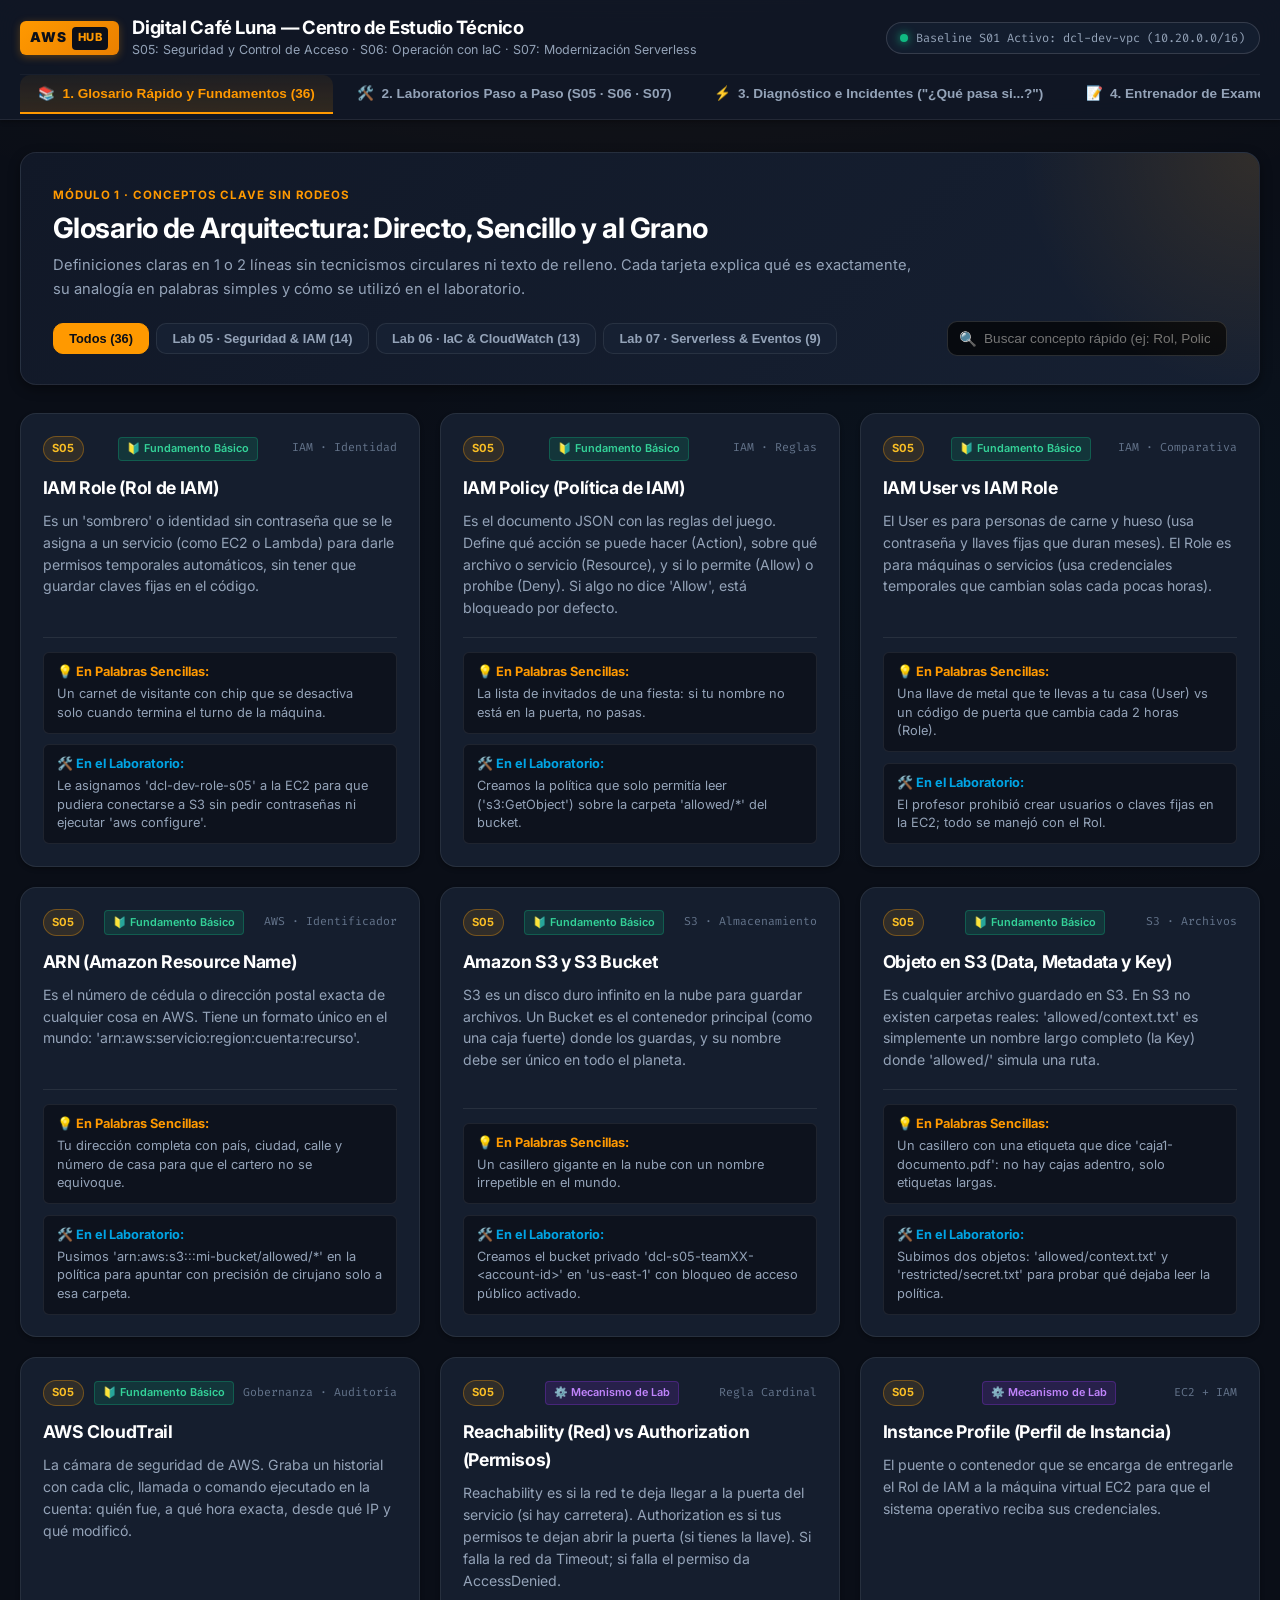
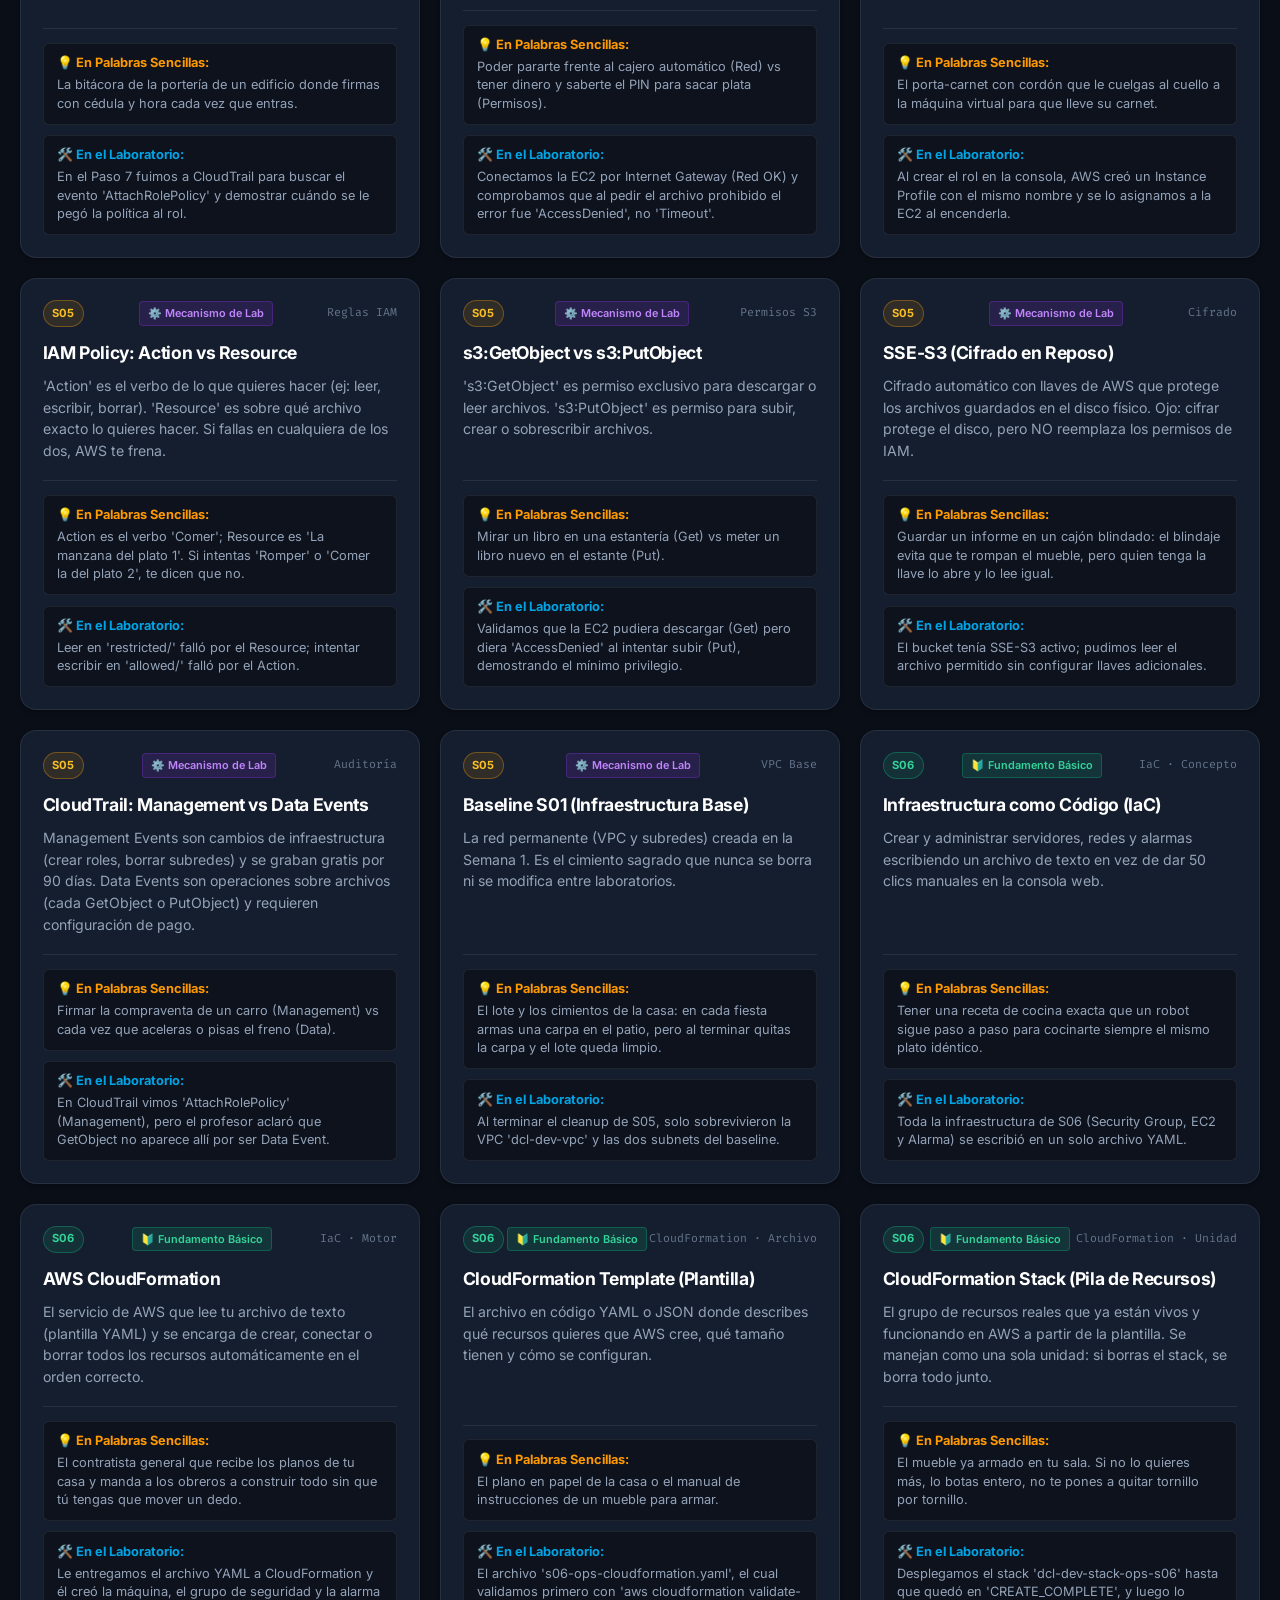
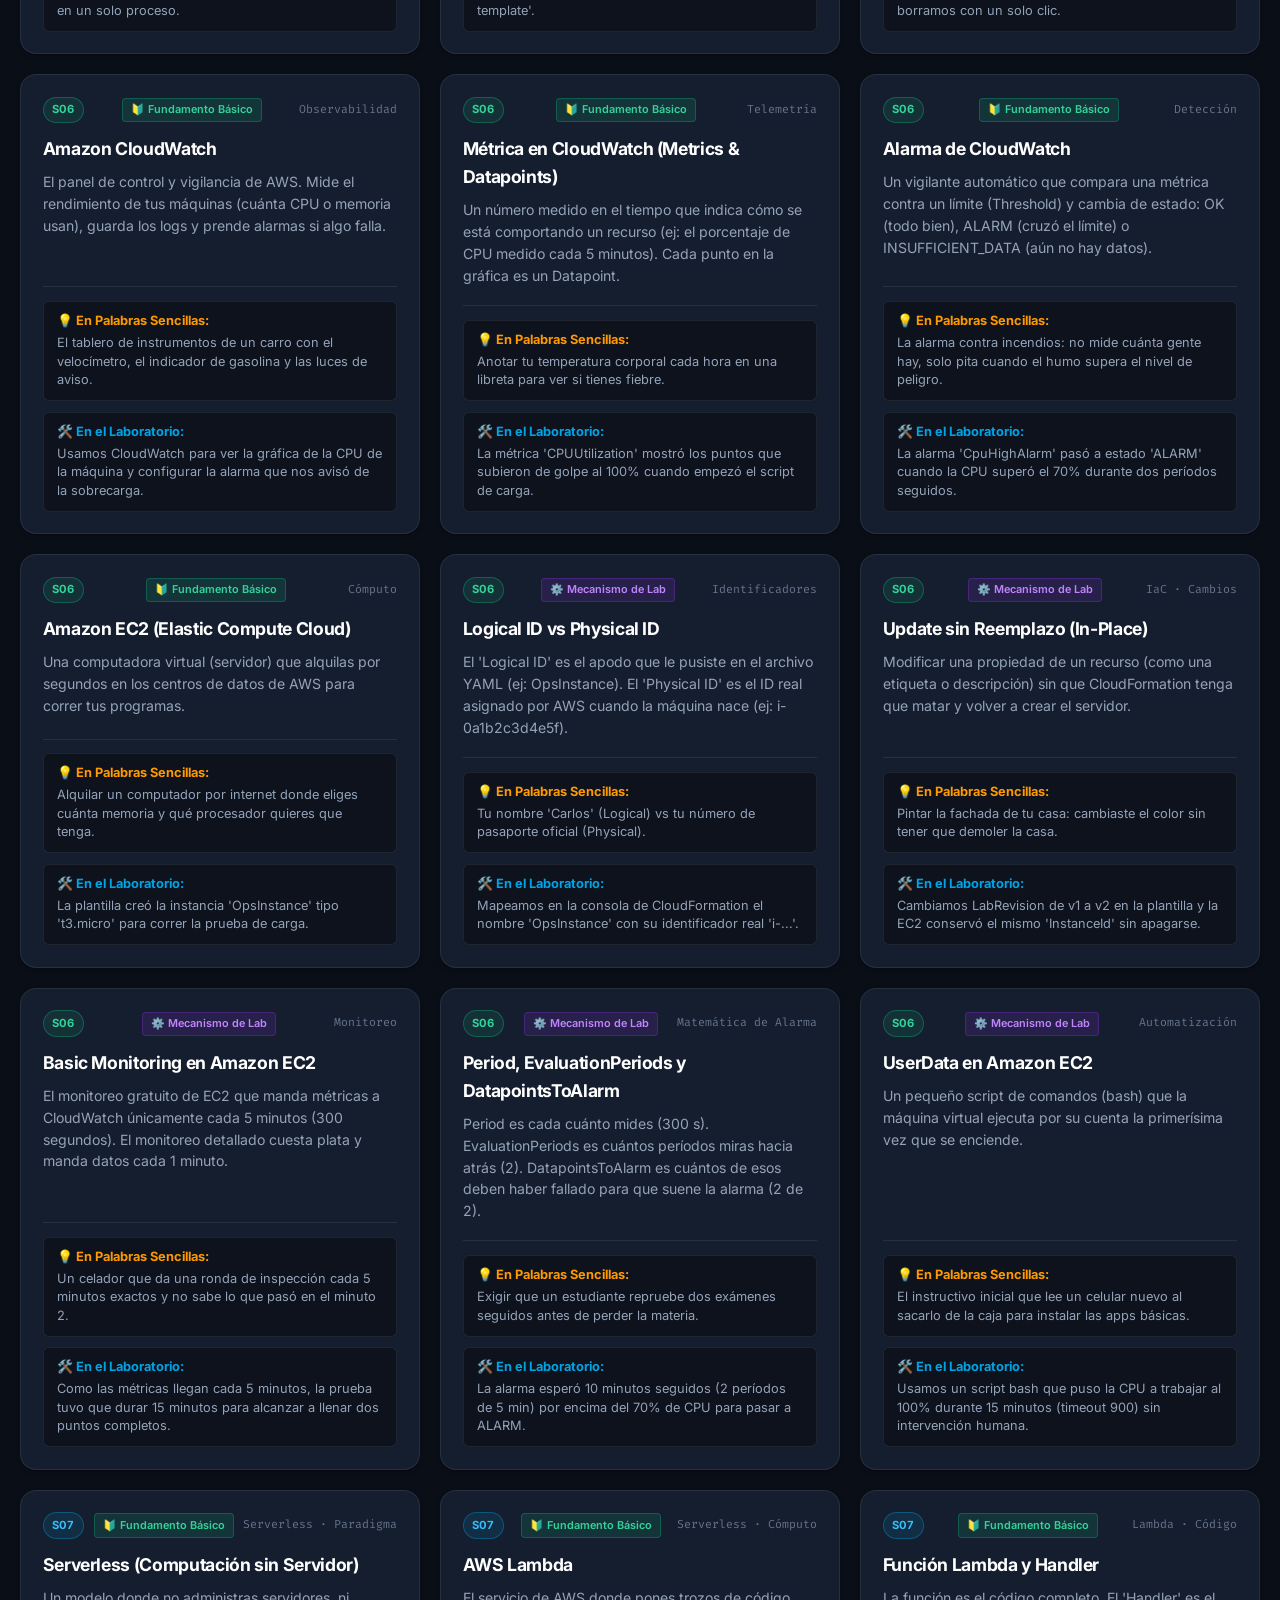
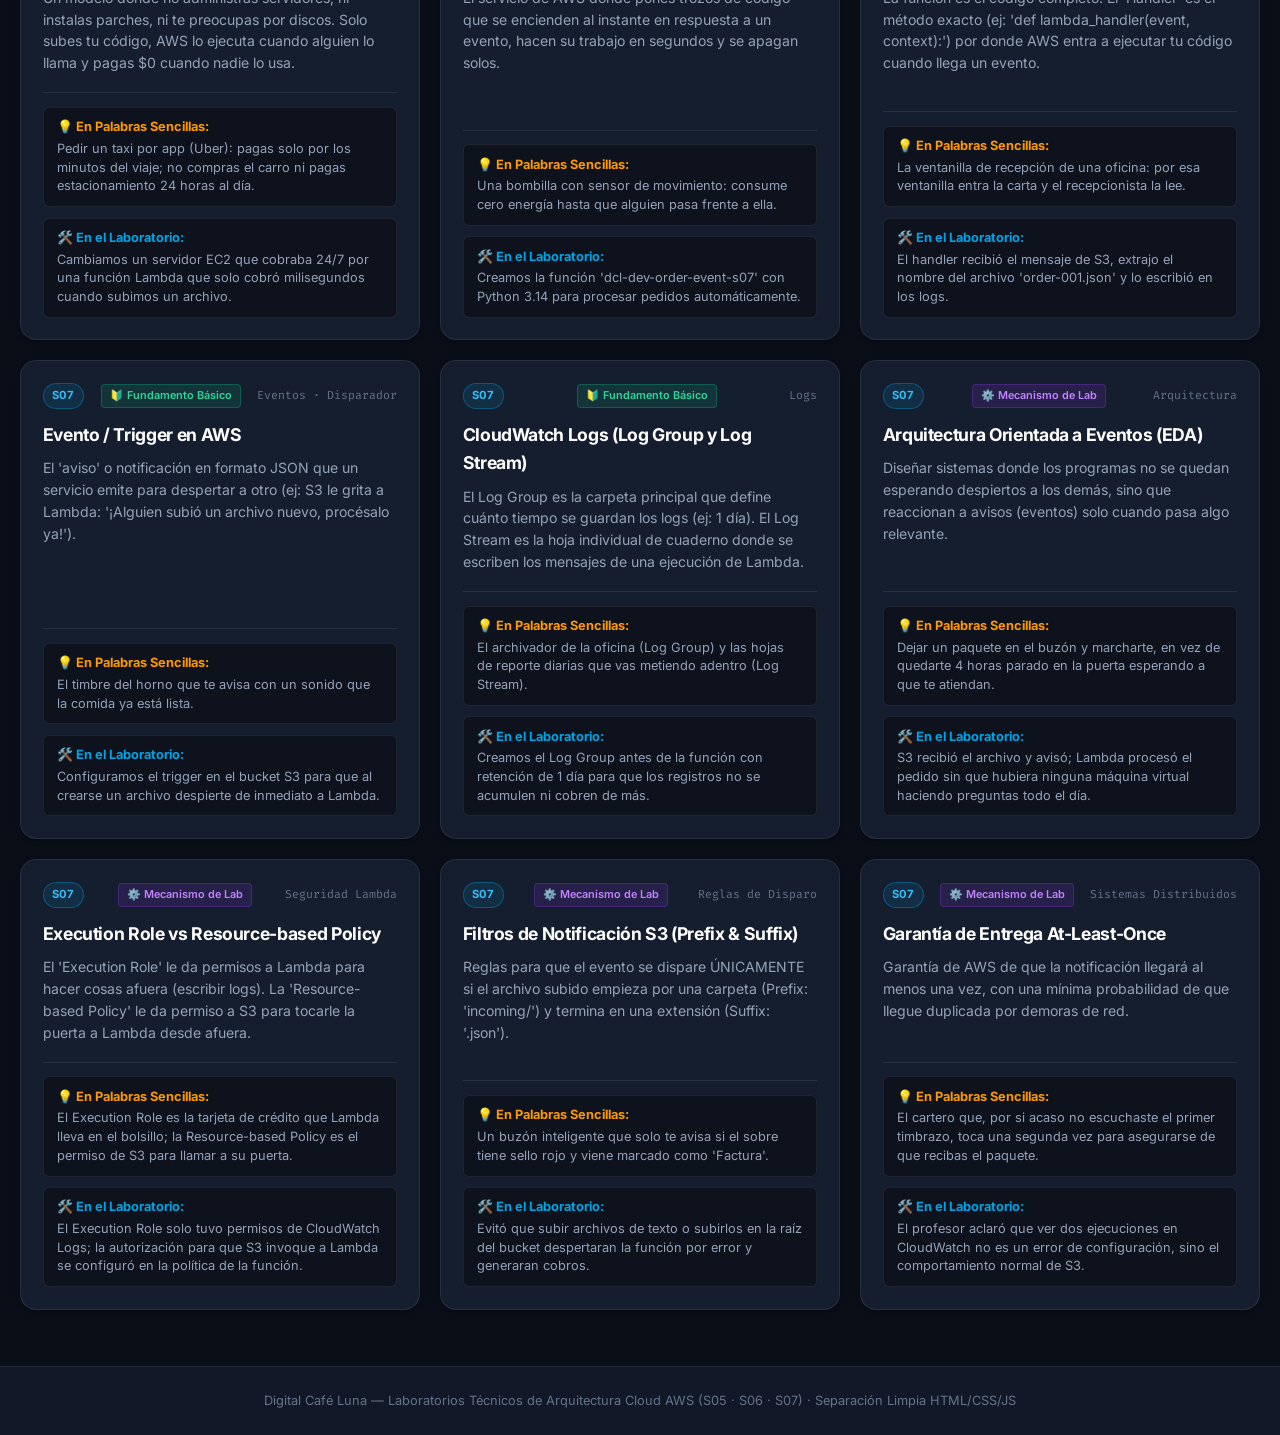
<file: index.html>
<!DOCTYPE html>
<html lang="es">
<head>
  <meta charset="UTF-8" />
  <meta name="viewport" content="width=device-width, initial-scale=1.0" />
  <title>AWS Cloud Study Hub | Labs S05 · S06 · S07</title>
  <meta name="description" content="Centro de estudio interactivo y preparador para laboratorios de Arquitectura Cloud en AWS: Seguridad (S05), Automatización IaC (S06) y Modernización Serverless (S07)." />

  <!-- Tipografía Google Fonts -->
  <link rel="preconnect" href="https://fonts.googleapis.com">
  <link rel="preconnect" href="https://fonts.gstatic.com" crossorigin>
  <link href="https://fonts.googleapis.com/css2?family=Fira+Code:wght@400;500;600&family=Inter:wght@300;400;500;600;700;800&display=swap" rel="stylesheet">

  <!-- Hoja de estilos desacoplada (Vanilla CSS) -->
  <link rel="stylesheet" href="styles.css" />
</head>
<body>

  <!-- ENCABEZADO PRINCIPAL ESTILO CONSOLA CLOUD -->
  <header class="site-header" id="site-header">
    <div class="container">
      <div class="header-top">
        <div class="brand-wrapper">
          <div class="aws-badge-logo">
            <span>AWS</span>
            <span class="badge-inner">HUB</span>
          </div>
          <div class="brand-info">
            <h1>Digital Café Luna — Centro de Estudio Técnico</h1>
            <p>S05: Seguridad y Control de Acceso · S06: Operación con IaC · S07: Modernización Serverless</p>
          </div>
        </div>

        <div class="header-status-pill">
          <span class="status-dot"></span>
          <span>Baseline S01 Activo: dcl-dev-vpc (10.20.0.0/16)</span>
        </div>
      </div>

      <!-- Barra de Navegación por Módulos -->
      <nav class="site-nav" id="main-nav" aria-label="Navegación principal">
        <button class="nav-tab-btn active" id="tab-glosario" onclick="switchTab('glosario')">
          <span>📚</span> 1. Glosario Rápido y Fundamentos (36)
        </button>
        <button class="nav-tab-btn" id="tab-labs" onclick="switchTab('labs')">
          <span>🛠️</span> 2. Laboratorios Paso a Paso (S05 · S06 · S07)
        </button>
        <button class="nav-tab-btn" id="tab-simulador" onclick="switchTab('simulador')">
          <span>⚡</span> 3. Diagnóstico e Incidentes ("¿Qué pasa si...?")
        </button>
        <button class="nav-tab-btn" id="tab-examen" onclick="switchTab('examen')">
          <span>📝</span> 4. Entrenador de Examen Oficial
        </button>
        <button class="nav-tab-btn" id="tab-sustentacion" onclick="switchTab('sustentacion')">
          <span>🎯</span> 5. Sustentación & Cheat Sheet
        </button>
      </nav>
    </div>
  </header>

  <!-- CONTENEDOR PRINCIPAL DE CONTENIDO -->
  <main class="main-content">
    <div class="container">

      <!-- ==============================================================
           MÓDULO 1: GLOSARIO TÉCNICO Y CONCEPTOS CLAVE
           ============================================================== -->
      <section class="tab-pane active" id="pane-glosario">
        <div class="section-banner">
          <span class="banner-tag">Módulo 1 · Conceptos Clave Sin Rodeos</span>
          <h2>Glosario de Arquitectura: Directo, Sencillo y al Grano</h2>
          <p>
            Definiciones claras en 1 o 2 líneas sin tecnicismos circulares ni texto de relleno.
            Cada tarjeta explica qué es exactamente, su analogía en palabras simples y cómo se utilizó en el laboratorio.
          </p>

          <div class="glossary-controls">
            <div class="filter-btn-group">
              <button class="filter-pill-btn active" onclick="filterGlossary('all', this)">Todos (36)</button>
              <button class="filter-pill-btn" onclick="filterGlossary('S05', this)">Lab 05 · Seguridad & IAM (14)</button>
              <button class="filter-pill-btn" onclick="filterGlossary('S06', this)">Lab 06 · IaC & CloudWatch (13)</button>
              <button class="filter-pill-btn" onclick="filterGlossary('S07', this)">Lab 07 · Serverless & Eventos (9)</button>
            </div>
            <div class="search-input-wrapper">
              <span class="search-icon">🔍</span>
              <input type="text"
                     id="glossary-search-input"
                     class="search-input"
                     placeholder="Buscar concepto rápido (ej: Rol, Policy, Bucket, CloudFormation...)"
                     oninput="searchGlossary(this.value)" />
            </div>
          </div>
        </div>

        <div class="cards-grid" id="glossary-cards-grid">

      <article class="glossary-card" data-lab="S05" data-level="Fundamento Atómico">
        <div>
          <div class="card-header-meta">
            <span class="lab-badge s05">S05</span>
            <span style="font-size: 0.68rem; padding: 0.15rem 0.5rem; border-radius: 4px; font-weight: 600; background: rgba(16,185,129,0.15); color: #34d399; border: 1px solid rgba(16,185,129,0.3);">
              🔰 Fundamento Básico
            </span>
            <span class="card-topic-tag">IAM · Identidad</span>
          </div>
          <h3>IAM Role (Rol de IAM)</h3>
          <p class="card-def">Es un &#x27;sombrero&#x27; o identidad sin contraseña que se le asigna a un servicio (como EC2 o Lambda) para darle permisos temporales automáticos, sin tener que guardar claves fijas en el código.</p>
        </div>
        <div class="card-callouts">
          <div class="callout-box analogy">
            <strong class="callout-label">💡 En Palabras Sencillas:</strong>
            <span>Un carnet de visitante con chip que se desactiva solo cuando termina el turno de la máquina.</span>
          </div>
          <div class="callout-box lab-use">
            <strong class="callout-label">🛠️ En el Laboratorio:</strong>
            <span>Le asignamos &#x27;dcl-dev-role-s05&#x27; a la EC2 para que pudiera conectarse a S3 sin pedir contraseñas ni ejecutar &#x27;aws configure&#x27;.</span>
          </div>
        </div>
      </article>

      <article class="glossary-card" data-lab="S05" data-level="Fundamento Atómico">
        <div>
          <div class="card-header-meta">
            <span class="lab-badge s05">S05</span>
            <span style="font-size: 0.68rem; padding: 0.15rem 0.5rem; border-radius: 4px; font-weight: 600; background: rgba(16,185,129,0.15); color: #34d399; border: 1px solid rgba(16,185,129,0.3);">
              🔰 Fundamento Básico
            </span>
            <span class="card-topic-tag">IAM · Reglas</span>
          </div>
          <h3>IAM Policy (Política de IAM)</h3>
          <p class="card-def">Es el documento JSON con las reglas del juego. Define qué acción se puede hacer (Action), sobre qué archivo o servicio (Resource), y si lo permite (Allow) o prohíbe (Deny). Si algo no dice &#x27;Allow&#x27;, está bloqueado por defecto.</p>
        </div>
        <div class="card-callouts">
          <div class="callout-box analogy">
            <strong class="callout-label">💡 En Palabras Sencillas:</strong>
            <span>La lista de invitados de una fiesta: si tu nombre no está en la puerta, no pasas.</span>
          </div>
          <div class="callout-box lab-use">
            <strong class="callout-label">🛠️ En el Laboratorio:</strong>
            <span>Creamos la política que solo permitía leer (&#x27;s3:GetObject&#x27;) sobre la carpeta &#x27;allowed/*&#x27; del bucket.</span>
          </div>
        </div>
      </article>

      <article class="glossary-card" data-lab="S05" data-level="Fundamento Atómico">
        <div>
          <div class="card-header-meta">
            <span class="lab-badge s05">S05</span>
            <span style="font-size: 0.68rem; padding: 0.15rem 0.5rem; border-radius: 4px; font-weight: 600; background: rgba(16,185,129,0.15); color: #34d399; border: 1px solid rgba(16,185,129,0.3);">
              🔰 Fundamento Básico
            </span>
            <span class="card-topic-tag">IAM · Comparativa</span>
          </div>
          <h3>IAM User vs IAM Role</h3>
          <p class="card-def">El User es para personas de carne y hueso (usa contraseña y llaves fijas que duran meses). El Role es para máquinas o servicios (usa credenciales temporales que cambian solas cada pocas horas).</p>
        </div>
        <div class="card-callouts">
          <div class="callout-box analogy">
            <strong class="callout-label">💡 En Palabras Sencillas:</strong>
            <span>Una llave de metal que te llevas a tu casa (User) vs un código de puerta que cambia cada 2 horas (Role).</span>
          </div>
          <div class="callout-box lab-use">
            <strong class="callout-label">🛠️ En el Laboratorio:</strong>
            <span>El profesor prohibió crear usuarios o claves fijas en la EC2; todo se manejó con el Rol.</span>
          </div>
        </div>
      </article>

      <article class="glossary-card" data-lab="S05" data-level="Fundamento Atómico">
        <div>
          <div class="card-header-meta">
            <span class="lab-badge s05">S05</span>
            <span style="font-size: 0.68rem; padding: 0.15rem 0.5rem; border-radius: 4px; font-weight: 600; background: rgba(16,185,129,0.15); color: #34d399; border: 1px solid rgba(16,185,129,0.3);">
              🔰 Fundamento Básico
            </span>
            <span class="card-topic-tag">AWS · Identificador</span>
          </div>
          <h3>ARN (Amazon Resource Name)</h3>
          <p class="card-def">Es el número de cédula o dirección postal exacta de cualquier cosa en AWS. Tiene un formato único en el mundo: &#x27;arn:aws:servicio:region:cuenta:recurso&#x27;.</p>
        </div>
        <div class="card-callouts">
          <div class="callout-box analogy">
            <strong class="callout-label">💡 En Palabras Sencillas:</strong>
            <span>Tu dirección completa con país, ciudad, calle y número de casa para que el cartero no se equivoque.</span>
          </div>
          <div class="callout-box lab-use">
            <strong class="callout-label">🛠️ En el Laboratorio:</strong>
            <span>Pusimos &#x27;arn:aws:s3:::mi-bucket/allowed/*&#x27; en la política para apuntar con precisión de cirujano solo a esa carpeta.</span>
          </div>
        </div>
      </article>

      <article class="glossary-card" data-lab="S05" data-level="Fundamento Atómico">
        <div>
          <div class="card-header-meta">
            <span class="lab-badge s05">S05</span>
            <span style="font-size: 0.68rem; padding: 0.15rem 0.5rem; border-radius: 4px; font-weight: 600; background: rgba(16,185,129,0.15); color: #34d399; border: 1px solid rgba(16,185,129,0.3);">
              🔰 Fundamento Básico
            </span>
            <span class="card-topic-tag">S3 · Almacenamiento</span>
          </div>
          <h3>Amazon S3 y S3 Bucket</h3>
          <p class="card-def">S3 es un disco duro infinito en la nube para guardar archivos. Un Bucket es el contenedor principal (como una caja fuerte) donde los guardas, y su nombre debe ser único en todo el planeta.</p>
        </div>
        <div class="card-callouts">
          <div class="callout-box analogy">
            <strong class="callout-label">💡 En Palabras Sencillas:</strong>
            <span>Un casillero gigante en la nube con un nombre irrepetible en el mundo.</span>
          </div>
          <div class="callout-box lab-use">
            <strong class="callout-label">🛠️ En el Laboratorio:</strong>
            <span>Creamos el bucket privado &#x27;dcl-s05-teamXX-&lt;account-id&gt;&#x27; en &#x27;us-east-1&#x27; con bloqueo de acceso público activado.</span>
          </div>
        </div>
      </article>

      <article class="glossary-card" data-lab="S05" data-level="Fundamento Atómico">
        <div>
          <div class="card-header-meta">
            <span class="lab-badge s05">S05</span>
            <span style="font-size: 0.68rem; padding: 0.15rem 0.5rem; border-radius: 4px; font-weight: 600; background: rgba(16,185,129,0.15); color: #34d399; border: 1px solid rgba(16,185,129,0.3);">
              🔰 Fundamento Básico
            </span>
            <span class="card-topic-tag">S3 · Archivos</span>
          </div>
          <h3>Objeto en S3 (Data, Metadata y Key)</h3>
          <p class="card-def">Es cualquier archivo guardado en S3. En S3 no existen carpetas reales: &#x27;allowed/context.txt&#x27; es simplemente un nombre largo completo (la Key) donde &#x27;allowed/&#x27; simula una ruta.</p>
        </div>
        <div class="card-callouts">
          <div class="callout-box analogy">
            <strong class="callout-label">💡 En Palabras Sencillas:</strong>
            <span>Un casillero con una etiqueta que dice &#x27;caja1-documento.pdf&#x27;: no hay cajas adentro, solo etiquetas largas.</span>
          </div>
          <div class="callout-box lab-use">
            <strong class="callout-label">🛠️ En el Laboratorio:</strong>
            <span>Subimos dos objetos: &#x27;allowed/context.txt&#x27; y &#x27;restricted/secret.txt&#x27; para probar qué dejaba leer la política.</span>
          </div>
        </div>
      </article>

      <article class="glossary-card" data-lab="S05" data-level="Fundamento Atómico">
        <div>
          <div class="card-header-meta">
            <span class="lab-badge s05">S05</span>
            <span style="font-size: 0.68rem; padding: 0.15rem 0.5rem; border-radius: 4px; font-weight: 600; background: rgba(16,185,129,0.15); color: #34d399; border: 1px solid rgba(16,185,129,0.3);">
              🔰 Fundamento Básico
            </span>
            <span class="card-topic-tag">Gobernanza · Auditoría</span>
          </div>
          <h3>AWS CloudTrail</h3>
          <p class="card-def">La cámara de seguridad de AWS. Graba un historial con cada clic, llamada o comando ejecutado en la cuenta: quién fue, a qué hora exacta, desde qué IP y qué modificó.</p>
        </div>
        <div class="card-callouts">
          <div class="callout-box analogy">
            <strong class="callout-label">💡 En Palabras Sencillas:</strong>
            <span>La bitácora de la portería de un edificio donde firmas con cédula y hora cada vez que entras.</span>
          </div>
          <div class="callout-box lab-use">
            <strong class="callout-label">🛠️ En el Laboratorio:</strong>
            <span>En el Paso 7 fuimos a CloudTrail para buscar el evento &#x27;AttachRolePolicy&#x27; y demostrar cuándo se le pegó la política al rol.</span>
          </div>
        </div>
      </article>

      <article class="glossary-card" data-lab="S05" data-level="Mecanismo Avanzado">
        <div>
          <div class="card-header-meta">
            <span class="lab-badge s05">S05</span>
            <span style="font-size: 0.68rem; padding: 0.15rem 0.5rem; border-radius: 4px; font-weight: 600; background: rgba(147,51,234,0.15); color: #c084fc; border: 1px solid rgba(147,51,234,0.3);">
              ⚙️ Mecanismo de Lab
            </span>
            <span class="card-topic-tag">Regla Cardinal</span>
          </div>
          <h3>Reachability (Red) vs Authorization (Permisos)</h3>
          <p class="card-def">Reachability es si la red te deja llegar a la puerta del servicio (si hay carretera). Authorization es si tus permisos te dejan abrir la puerta (si tienes la llave). Si falla la red da Timeout; si falla el permiso da AccessDenied.</p>
        </div>
        <div class="card-callouts">
          <div class="callout-box analogy">
            <strong class="callout-label">💡 En Palabras Sencillas:</strong>
            <span>Poder pararte frente al cajero automático (Red) vs tener dinero y saberte el PIN para sacar plata (Permisos).</span>
          </div>
          <div class="callout-box lab-use">
            <strong class="callout-label">🛠️ En el Laboratorio:</strong>
            <span>Conectamos la EC2 por Internet Gateway (Red OK) y comprobamos que al pedir el archivo prohibido el error fue &#x27;AccessDenied&#x27;, no &#x27;Timeout&#x27;.</span>
          </div>
        </div>
      </article>

      <article class="glossary-card" data-lab="S05" data-level="Mecanismo Avanzado">
        <div>
          <div class="card-header-meta">
            <span class="lab-badge s05">S05</span>
            <span style="font-size: 0.68rem; padding: 0.15rem 0.5rem; border-radius: 4px; font-weight: 600; background: rgba(147,51,234,0.15); color: #c084fc; border: 1px solid rgba(147,51,234,0.3);">
              ⚙️ Mecanismo de Lab
            </span>
            <span class="card-topic-tag">EC2 + IAM</span>
          </div>
          <h3>Instance Profile (Perfil de Instancia)</h3>
          <p class="card-def">El puente o contenedor que se encarga de entregarle el Rol de IAM a la máquina virtual EC2 para que el sistema operativo reciba sus credenciales.</p>
        </div>
        <div class="card-callouts">
          <div class="callout-box analogy">
            <strong class="callout-label">💡 En Palabras Sencillas:</strong>
            <span>El porta-carnet con cordón que le cuelgas al cuello a la máquina virtual para que lleve su carnet.</span>
          </div>
          <div class="callout-box lab-use">
            <strong class="callout-label">🛠️ En el Laboratorio:</strong>
            <span>Al crear el rol en la consola, AWS creó un Instance Profile con el mismo nombre y se lo asignamos a la EC2 al encenderla.</span>
          </div>
        </div>
      </article>

      <article class="glossary-card" data-lab="S05" data-level="Mecanismo Avanzado">
        <div>
          <div class="card-header-meta">
            <span class="lab-badge s05">S05</span>
            <span style="font-size: 0.68rem; padding: 0.15rem 0.5rem; border-radius: 4px; font-weight: 600; background: rgba(147,51,234,0.15); color: #c084fc; border: 1px solid rgba(147,51,234,0.3);">
              ⚙️ Mecanismo de Lab
            </span>
            <span class="card-topic-tag">Reglas IAM</span>
          </div>
          <h3>IAM Policy: Action vs Resource</h3>
          <p class="card-def">&#x27;Action&#x27; es el verbo de lo que quieres hacer (ej: leer, escribir, borrar). &#x27;Resource&#x27; es sobre qué archivo exacto lo quieres hacer. Si fallas en cualquiera de los dos, AWS te frena.</p>
        </div>
        <div class="card-callouts">
          <div class="callout-box analogy">
            <strong class="callout-label">💡 En Palabras Sencillas:</strong>
            <span>Action es el verbo &#x27;Comer&#x27;; Resource es &#x27;La manzana del plato 1&#x27;. Si intentas &#x27;Romper&#x27; o &#x27;Comer la del plato 2&#x27;, te dicen que no.</span>
          </div>
          <div class="callout-box lab-use">
            <strong class="callout-label">🛠️ En el Laboratorio:</strong>
            <span>Leer en &#x27;restricted/&#x27; falló por el Resource; intentar escribir en &#x27;allowed/&#x27; falló por el Action.</span>
          </div>
        </div>
      </article>

      <article class="glossary-card" data-lab="S05" data-level="Mecanismo Avanzado">
        <div>
          <div class="card-header-meta">
            <span class="lab-badge s05">S05</span>
            <span style="font-size: 0.68rem; padding: 0.15rem 0.5rem; border-radius: 4px; font-weight: 600; background: rgba(147,51,234,0.15); color: #c084fc; border: 1px solid rgba(147,51,234,0.3);">
              ⚙️ Mecanismo de Lab
            </span>
            <span class="card-topic-tag">Permisos S3</span>
          </div>
          <h3>s3:GetObject vs s3:PutObject</h3>
          <p class="card-def">&#x27;s3:GetObject&#x27; es permiso exclusivo para descargar o leer archivos. &#x27;s3:PutObject&#x27; es permiso para subir, crear o sobrescribir archivos.</p>
        </div>
        <div class="card-callouts">
          <div class="callout-box analogy">
            <strong class="callout-label">💡 En Palabras Sencillas:</strong>
            <span>Mirar un libro en una estantería (Get) vs meter un libro nuevo en el estante (Put).</span>
          </div>
          <div class="callout-box lab-use">
            <strong class="callout-label">🛠️ En el Laboratorio:</strong>
            <span>Validamos que la EC2 pudiera descargar (Get) pero diera &#x27;AccessDenied&#x27; al intentar subir (Put), demostrando el mínimo privilegio.</span>
          </div>
        </div>
      </article>

      <article class="glossary-card" data-lab="S05" data-level="Mecanismo Avanzado">
        <div>
          <div class="card-header-meta">
            <span class="lab-badge s05">S05</span>
            <span style="font-size: 0.68rem; padding: 0.15rem 0.5rem; border-radius: 4px; font-weight: 600; background: rgba(147,51,234,0.15); color: #c084fc; border: 1px solid rgba(147,51,234,0.3);">
              ⚙️ Mecanismo de Lab
            </span>
            <span class="card-topic-tag">Cifrado</span>
          </div>
          <h3>SSE-S3 (Cifrado en Reposo)</h3>
          <p class="card-def">Cifrado automático con llaves de AWS que protege los archivos guardados en el disco físico. Ojo: cifrar protege el disco, pero NO reemplaza los permisos de IAM.</p>
        </div>
        <div class="card-callouts">
          <div class="callout-box analogy">
            <strong class="callout-label">💡 En Palabras Sencillas:</strong>
            <span>Guardar un informe en un cajón blindado: el blindaje evita que te rompan el mueble, pero quien tenga la llave lo abre y lo lee igual.</span>
          </div>
          <div class="callout-box lab-use">
            <strong class="callout-label">🛠️ En el Laboratorio:</strong>
            <span>El bucket tenía SSE-S3 activo; pudimos leer el archivo permitido sin configurar llaves adicionales.</span>
          </div>
        </div>
      </article>

      <article class="glossary-card" data-lab="S05" data-level="Mecanismo Avanzado">
        <div>
          <div class="card-header-meta">
            <span class="lab-badge s05">S05</span>
            <span style="font-size: 0.68rem; padding: 0.15rem 0.5rem; border-radius: 4px; font-weight: 600; background: rgba(147,51,234,0.15); color: #c084fc; border: 1px solid rgba(147,51,234,0.3);">
              ⚙️ Mecanismo de Lab
            </span>
            <span class="card-topic-tag">Auditoría</span>
          </div>
          <h3>CloudTrail: Management vs Data Events</h3>
          <p class="card-def">Management Events son cambios de infraestructura (crear roles, borrar subredes) y se graban gratis por 90 días. Data Events son operaciones sobre archivos (cada GetObject o PutObject) y requieren configuración de pago.</p>
        </div>
        <div class="card-callouts">
          <div class="callout-box analogy">
            <strong class="callout-label">💡 En Palabras Sencillas:</strong>
            <span>Firmar la compraventa de un carro (Management) vs cada vez que aceleras o pisas el freno (Data).</span>
          </div>
          <div class="callout-box lab-use">
            <strong class="callout-label">🛠️ En el Laboratorio:</strong>
            <span>En CloudTrail vimos &#x27;AttachRolePolicy&#x27; (Management), pero el profesor aclaró que GetObject no aparece allí por ser Data Event.</span>
          </div>
        </div>
      </article>

      <article class="glossary-card" data-lab="S05" data-level="Mecanismo Avanzado">
        <div>
          <div class="card-header-meta">
            <span class="lab-badge s05">S05</span>
            <span style="font-size: 0.68rem; padding: 0.15rem 0.5rem; border-radius: 4px; font-weight: 600; background: rgba(147,51,234,0.15); color: #c084fc; border: 1px solid rgba(147,51,234,0.3);">
              ⚙️ Mecanismo de Lab
            </span>
            <span class="card-topic-tag">VPC Base</span>
          </div>
          <h3>Baseline S01 (Infraestructura Base)</h3>
          <p class="card-def">La red permanente (VPC y subredes) creada en la Semana 1. Es el cimiento sagrado que nunca se borra ni se modifica entre laboratorios.</p>
        </div>
        <div class="card-callouts">
          <div class="callout-box analogy">
            <strong class="callout-label">💡 En Palabras Sencillas:</strong>
            <span>El lote y los cimientos de la casa: en cada fiesta armas una carpa en el patio, pero al terminar quitas la carpa y el lote queda limpio.</span>
          </div>
          <div class="callout-box lab-use">
            <strong class="callout-label">🛠️ En el Laboratorio:</strong>
            <span>Al terminar el cleanup de S05, solo sobrevivieron la VPC &#x27;dcl-dev-vpc&#x27; y las dos subnets del baseline.</span>
          </div>
        </div>
      </article>

      <article class="glossary-card" data-lab="S06" data-level="Fundamento Atómico">
        <div>
          <div class="card-header-meta">
            <span class="lab-badge s06">S06</span>
            <span style="font-size: 0.68rem; padding: 0.15rem 0.5rem; border-radius: 4px; font-weight: 600; background: rgba(16,185,129,0.15); color: #34d399; border: 1px solid rgba(16,185,129,0.3);">
              🔰 Fundamento Básico
            </span>
            <span class="card-topic-tag">IaC · Concepto</span>
          </div>
          <h3>Infraestructura como Código (IaC)</h3>
          <p class="card-def">Crear y administrar servidores, redes y alarmas escribiendo un archivo de texto en vez de dar 50 clics manuales en la consola web.</p>
        </div>
        <div class="card-callouts">
          <div class="callout-box analogy">
            <strong class="callout-label">💡 En Palabras Sencillas:</strong>
            <span>Tener una receta de cocina exacta que un robot sigue paso a paso para cocinarte siempre el mismo plato idéntico.</span>
          </div>
          <div class="callout-box lab-use">
            <strong class="callout-label">🛠️ En el Laboratorio:</strong>
            <span>Toda la infraestructura de S06 (Security Group, EC2 y Alarma) se escribió en un solo archivo YAML.</span>
          </div>
        </div>
      </article>

      <article class="glossary-card" data-lab="S06" data-level="Fundamento Atómico">
        <div>
          <div class="card-header-meta">
            <span class="lab-badge s06">S06</span>
            <span style="font-size: 0.68rem; padding: 0.15rem 0.5rem; border-radius: 4px; font-weight: 600; background: rgba(16,185,129,0.15); color: #34d399; border: 1px solid rgba(16,185,129,0.3);">
              🔰 Fundamento Básico
            </span>
            <span class="card-topic-tag">IaC · Motor</span>
          </div>
          <h3>AWS CloudFormation</h3>
          <p class="card-def">El servicio de AWS que lee tu archivo de texto (plantilla YAML) y se encarga de crear, conectar o borrar todos los recursos automáticamente en el orden correcto.</p>
        </div>
        <div class="card-callouts">
          <div class="callout-box analogy">
            <strong class="callout-label">💡 En Palabras Sencillas:</strong>
            <span>El contratista general que recibe los planos de tu casa y manda a los obreros a construir todo sin que tú tengas que mover un dedo.</span>
          </div>
          <div class="callout-box lab-use">
            <strong class="callout-label">🛠️ En el Laboratorio:</strong>
            <span>Le entregamos el archivo YAML a CloudFormation y él creó la máquina, el grupo de seguridad y la alarma en un solo proceso.</span>
          </div>
        </div>
      </article>

      <article class="glossary-card" data-lab="S06" data-level="Fundamento Atómico">
        <div>
          <div class="card-header-meta">
            <span class="lab-badge s06">S06</span>
            <span style="font-size: 0.68rem; padding: 0.15rem 0.5rem; border-radius: 4px; font-weight: 600; background: rgba(16,185,129,0.15); color: #34d399; border: 1px solid rgba(16,185,129,0.3);">
              🔰 Fundamento Básico
            </span>
            <span class="card-topic-tag">CloudFormation · Archivo</span>
          </div>
          <h3>CloudFormation Template (Plantilla)</h3>
          <p class="card-def">El archivo en código YAML o JSON donde describes qué recursos quieres que AWS cree, qué tamaño tienen y cómo se configuran.</p>
        </div>
        <div class="card-callouts">
          <div class="callout-box analogy">
            <strong class="callout-label">💡 En Palabras Sencillas:</strong>
            <span>El plano en papel de la casa o el manual de instrucciones de un mueble para armar.</span>
          </div>
          <div class="callout-box lab-use">
            <strong class="callout-label">🛠️ En el Laboratorio:</strong>
            <span>El archivo &#x27;s06-ops-cloudformation.yaml&#x27;, el cual validamos primero con &#x27;aws cloudformation validate-template&#x27;.</span>
          </div>
        </div>
      </article>

      <article class="glossary-card" data-lab="S06" data-level="Fundamento Atómico">
        <div>
          <div class="card-header-meta">
            <span class="lab-badge s06">S06</span>
            <span style="font-size: 0.68rem; padding: 0.15rem 0.5rem; border-radius: 4px; font-weight: 600; background: rgba(16,185,129,0.15); color: #34d399; border: 1px solid rgba(16,185,129,0.3);">
              🔰 Fundamento Básico
            </span>
            <span class="card-topic-tag">CloudFormation · Unidad</span>
          </div>
          <h3>CloudFormation Stack (Pila de Recursos)</h3>
          <p class="card-def">El grupo de recursos reales que ya están vivos y funcionando en AWS a partir de la plantilla. Se manejan como una sola unidad: si borras el stack, se borra todo junto.</p>
        </div>
        <div class="card-callouts">
          <div class="callout-box analogy">
            <strong class="callout-label">💡 En Palabras Sencillas:</strong>
            <span>El mueble ya armado en tu sala. Si no lo quieres más, lo botas entero, no te pones a quitar tornillo por tornillo.</span>
          </div>
          <div class="callout-box lab-use">
            <strong class="callout-label">🛠️ En el Laboratorio:</strong>
            <span>Desplegamos el stack &#x27;dcl-dev-stack-ops-s06&#x27; hasta que quedó en &#x27;CREATE_COMPLETE&#x27;, y luego lo borramos con un solo clic.</span>
          </div>
        </div>
      </article>

      <article class="glossary-card" data-lab="S06" data-level="Fundamento Atómico">
        <div>
          <div class="card-header-meta">
            <span class="lab-badge s06">S06</span>
            <span style="font-size: 0.68rem; padding: 0.15rem 0.5rem; border-radius: 4px; font-weight: 600; background: rgba(16,185,129,0.15); color: #34d399; border: 1px solid rgba(16,185,129,0.3);">
              🔰 Fundamento Básico
            </span>
            <span class="card-topic-tag">Observabilidad</span>
          </div>
          <h3>Amazon CloudWatch</h3>
          <p class="card-def">El panel de control y vigilancia de AWS. Mide el rendimiento de tus máquinas (cuánta CPU o memoria usan), guarda los logs y prende alarmas si algo falla.</p>
        </div>
        <div class="card-callouts">
          <div class="callout-box analogy">
            <strong class="callout-label">💡 En Palabras Sencillas:</strong>
            <span>El tablero de instrumentos de un carro con el velocímetro, el indicador de gasolina y las luces de aviso.</span>
          </div>
          <div class="callout-box lab-use">
            <strong class="callout-label">🛠️ En el Laboratorio:</strong>
            <span>Usamos CloudWatch para ver la gráfica de la CPU de la máquina y configurar la alarma que nos avisó de la sobrecarga.</span>
          </div>
        </div>
      </article>

      <article class="glossary-card" data-lab="S06" data-level="Fundamento Atómico">
        <div>
          <div class="card-header-meta">
            <span class="lab-badge s06">S06</span>
            <span style="font-size: 0.68rem; padding: 0.15rem 0.5rem; border-radius: 4px; font-weight: 600; background: rgba(16,185,129,0.15); color: #34d399; border: 1px solid rgba(16,185,129,0.3);">
              🔰 Fundamento Básico
            </span>
            <span class="card-topic-tag">Telemetría</span>
          </div>
          <h3>Métrica en CloudWatch (Metrics &amp; Datapoints)</h3>
          <p class="card-def">Un número medido en el tiempo que indica cómo se está comportando un recurso (ej: el porcentaje de CPU medido cada 5 minutos). Cada punto en la gráfica es un Datapoint.</p>
        </div>
        <div class="card-callouts">
          <div class="callout-box analogy">
            <strong class="callout-label">💡 En Palabras Sencillas:</strong>
            <span>Anotar tu temperatura corporal cada hora en una libreta para ver si tienes fiebre.</span>
          </div>
          <div class="callout-box lab-use">
            <strong class="callout-label">🛠️ En el Laboratorio:</strong>
            <span>La métrica &#x27;CPUUtilization&#x27; mostró los puntos que subieron de golpe al 100% cuando empezó el script de carga.</span>
          </div>
        </div>
      </article>

      <article class="glossary-card" data-lab="S06" data-level="Fundamento Atómico">
        <div>
          <div class="card-header-meta">
            <span class="lab-badge s06">S06</span>
            <span style="font-size: 0.68rem; padding: 0.15rem 0.5rem; border-radius: 4px; font-weight: 600; background: rgba(16,185,129,0.15); color: #34d399; border: 1px solid rgba(16,185,129,0.3);">
              🔰 Fundamento Básico
            </span>
            <span class="card-topic-tag">Detección</span>
          </div>
          <h3>Alarma de CloudWatch</h3>
          <p class="card-def">Un vigilante automático que compara una métrica contra un límite (Threshold) y cambia de estado: OK (todo bien), ALARM (cruzó el límite) o INSUFFICIENT_DATA (aún no hay datos).</p>
        </div>
        <div class="card-callouts">
          <div class="callout-box analogy">
            <strong class="callout-label">💡 En Palabras Sencillas:</strong>
            <span>La alarma contra incendios: no mide cuánta gente hay, solo pita cuando el humo supera el nivel de peligro.</span>
          </div>
          <div class="callout-box lab-use">
            <strong class="callout-label">🛠️ En el Laboratorio:</strong>
            <span>La alarma &#x27;CpuHighAlarm&#x27; pasó a estado &#x27;ALARM&#x27; cuando la CPU superó el 70% durante dos períodos seguidos.</span>
          </div>
        </div>
      </article>

      <article class="glossary-card" data-lab="S06" data-level="Fundamento Atómico">
        <div>
          <div class="card-header-meta">
            <span class="lab-badge s06">S06</span>
            <span style="font-size: 0.68rem; padding: 0.15rem 0.5rem; border-radius: 4px; font-weight: 600; background: rgba(16,185,129,0.15); color: #34d399; border: 1px solid rgba(16,185,129,0.3);">
              🔰 Fundamento Básico
            </span>
            <span class="card-topic-tag">Cómputo</span>
          </div>
          <h3>Amazon EC2 (Elastic Compute Cloud)</h3>
          <p class="card-def">Una computadora virtual (servidor) que alquilas por segundos en los centros de datos de AWS para correr tus programas.</p>
        </div>
        <div class="card-callouts">
          <div class="callout-box analogy">
            <strong class="callout-label">💡 En Palabras Sencillas:</strong>
            <span>Alquilar un computador por internet donde eliges cuánta memoria y qué procesador quieres que tenga.</span>
          </div>
          <div class="callout-box lab-use">
            <strong class="callout-label">🛠️ En el Laboratorio:</strong>
            <span>La plantilla creó la instancia &#x27;OpsInstance&#x27; tipo &#x27;t3.micro&#x27; para correr la prueba de carga.</span>
          </div>
        </div>
      </article>

      <article class="glossary-card" data-lab="S06" data-level="Mecanismo Avanzado">
        <div>
          <div class="card-header-meta">
            <span class="lab-badge s06">S06</span>
            <span style="font-size: 0.68rem; padding: 0.15rem 0.5rem; border-radius: 4px; font-weight: 600; background: rgba(147,51,234,0.15); color: #c084fc; border: 1px solid rgba(147,51,234,0.3);">
              ⚙️ Mecanismo de Lab
            </span>
            <span class="card-topic-tag">Identificadores</span>
          </div>
          <h3>Logical ID vs Physical ID</h3>
          <p class="card-def">El &#x27;Logical ID&#x27; es el apodo que le pusiste en el archivo YAML (ej: OpsInstance). El &#x27;Physical ID&#x27; es el ID real asignado por AWS cuando la máquina nace (ej: i-0a1b2c3d4e5f).</p>
        </div>
        <div class="card-callouts">
          <div class="callout-box analogy">
            <strong class="callout-label">💡 En Palabras Sencillas:</strong>
            <span>Tu nombre &#x27;Carlos&#x27; (Logical) vs tu número de pasaporte oficial (Physical).</span>
          </div>
          <div class="callout-box lab-use">
            <strong class="callout-label">🛠️ En el Laboratorio:</strong>
            <span>Mapeamos en la consola de CloudFormation el nombre &#x27;OpsInstance&#x27; con su identificador real &#x27;i-...&#x27;.</span>
          </div>
        </div>
      </article>

      <article class="glossary-card" data-lab="S06" data-level="Mecanismo Avanzado">
        <div>
          <div class="card-header-meta">
            <span class="lab-badge s06">S06</span>
            <span style="font-size: 0.68rem; padding: 0.15rem 0.5rem; border-radius: 4px; font-weight: 600; background: rgba(147,51,234,0.15); color: #c084fc; border: 1px solid rgba(147,51,234,0.3);">
              ⚙️ Mecanismo de Lab
            </span>
            <span class="card-topic-tag">IaC · Cambios</span>
          </div>
          <h3>Update sin Reemplazo (In-Place)</h3>
          <p class="card-def">Modificar una propiedad de un recurso (como una etiqueta o descripción) sin que CloudFormation tenga que matar y volver a crear el servidor.</p>
        </div>
        <div class="card-callouts">
          <div class="callout-box analogy">
            <strong class="callout-label">💡 En Palabras Sencillas:</strong>
            <span>Pintar la fachada de tu casa: cambiaste el color sin tener que demoler la casa.</span>
          </div>
          <div class="callout-box lab-use">
            <strong class="callout-label">🛠️ En el Laboratorio:</strong>
            <span>Cambiamos LabRevision de v1 a v2 en la plantilla y la EC2 conservó el mismo &#x27;InstanceId&#x27; sin apagarse.</span>
          </div>
        </div>
      </article>

      <article class="glossary-card" data-lab="S06" data-level="Mecanismo Avanzado">
        <div>
          <div class="card-header-meta">
            <span class="lab-badge s06">S06</span>
            <span style="font-size: 0.68rem; padding: 0.15rem 0.5rem; border-radius: 4px; font-weight: 600; background: rgba(147,51,234,0.15); color: #c084fc; border: 1px solid rgba(147,51,234,0.3);">
              ⚙️ Mecanismo de Lab
            </span>
            <span class="card-topic-tag">Monitoreo</span>
          </div>
          <h3>Basic Monitoring en Amazon EC2</h3>
          <p class="card-def">El monitoreo gratuito de EC2 que manda métricas a CloudWatch únicamente cada 5 minutos (300 segundos). El monitoreo detallado cuesta plata y manda datos cada 1 minuto.</p>
        </div>
        <div class="card-callouts">
          <div class="callout-box analogy">
            <strong class="callout-label">💡 En Palabras Sencillas:</strong>
            <span>Un celador que da una ronda de inspección cada 5 minutos exactos y no sabe lo que pasó en el minuto 2.</span>
          </div>
          <div class="callout-box lab-use">
            <strong class="callout-label">🛠️ En el Laboratorio:</strong>
            <span>Como las métricas llegan cada 5 minutos, la prueba tuvo que durar 15 minutos para alcanzar a llenar dos puntos completos.</span>
          </div>
        </div>
      </article>

      <article class="glossary-card" data-lab="S06" data-level="Mecanismo Avanzado">
        <div>
          <div class="card-header-meta">
            <span class="lab-badge s06">S06</span>
            <span style="font-size: 0.68rem; padding: 0.15rem 0.5rem; border-radius: 4px; font-weight: 600; background: rgba(147,51,234,0.15); color: #c084fc; border: 1px solid rgba(147,51,234,0.3);">
              ⚙️ Mecanismo de Lab
            </span>
            <span class="card-topic-tag">Matemática de Alarma</span>
          </div>
          <h3>Period, EvaluationPeriods y DatapointsToAlarm</h3>
          <p class="card-def">Period es cada cuánto mides (300 s). EvaluationPeriods es cuántos períodos miras hacia atrás (2). DatapointsToAlarm es cuántos de esos deben haber fallado para que suene la alarma (2 de 2).</p>
        </div>
        <div class="card-callouts">
          <div class="callout-box analogy">
            <strong class="callout-label">💡 En Palabras Sencillas:</strong>
            <span>Exigir que un estudiante repruebe dos exámenes seguidos antes de perder la materia.</span>
          </div>
          <div class="callout-box lab-use">
            <strong class="callout-label">🛠️ En el Laboratorio:</strong>
            <span>La alarma esperó 10 minutos seguidos (2 períodos de 5 min) por encima del 70% de CPU para pasar a ALARM.</span>
          </div>
        </div>
      </article>

      <article class="glossary-card" data-lab="S06" data-level="Mecanismo Avanzado">
        <div>
          <div class="card-header-meta">
            <span class="lab-badge s06">S06</span>
            <span style="font-size: 0.68rem; padding: 0.15rem 0.5rem; border-radius: 4px; font-weight: 600; background: rgba(147,51,234,0.15); color: #c084fc; border: 1px solid rgba(147,51,234,0.3);">
              ⚙️ Mecanismo de Lab
            </span>
            <span class="card-topic-tag">Automatización</span>
          </div>
          <h3>UserData en Amazon EC2</h3>
          <p class="card-def">Un pequeño script de comandos (bash) que la máquina virtual ejecuta por su cuenta la primerísima vez que se enciende.</p>
        </div>
        <div class="card-callouts">
          <div class="callout-box analogy">
            <strong class="callout-label">💡 En Palabras Sencillas:</strong>
            <span>El instructivo inicial que lee un celular nuevo al sacarlo de la caja para instalar las apps básicas.</span>
          </div>
          <div class="callout-box lab-use">
            <strong class="callout-label">🛠️ En el Laboratorio:</strong>
            <span>Usamos un script bash que puso la CPU a trabajar al 100% durante 15 minutos (timeout 900) sin intervención humana.</span>
          </div>
        </div>
      </article>

      <article class="glossary-card" data-lab="S07" data-level="Fundamento Atómico">
        <div>
          <div class="card-header-meta">
            <span class="lab-badge s07">S07</span>
            <span style="font-size: 0.68rem; padding: 0.15rem 0.5rem; border-radius: 4px; font-weight: 600; background: rgba(16,185,129,0.15); color: #34d399; border: 1px solid rgba(16,185,129,0.3);">
              🔰 Fundamento Básico
            </span>
            <span class="card-topic-tag">Serverless · Paradigma</span>
          </div>
          <h3>Serverless (Computación sin Servidor)</h3>
          <p class="card-def">Un modelo donde no administras servidores, ni instalas parches, ni te preocupas por discos. Solo subes tu código, AWS lo ejecuta cuando alguien lo llama y pagas $0 cuando nadie lo usa.</p>
        </div>
        <div class="card-callouts">
          <div class="callout-box analogy">
            <strong class="callout-label">💡 En Palabras Sencillas:</strong>
            <span>Pedir un taxi por app (Uber): pagas solo por los minutos del viaje; no compras el carro ni pagas estacionamiento 24 horas al día.</span>
          </div>
          <div class="callout-box lab-use">
            <strong class="callout-label">🛠️ En el Laboratorio:</strong>
            <span>Cambiamos un servidor EC2 que cobraba 24/7 por una función Lambda que solo cobró milisegundos cuando subimos un archivo.</span>
          </div>
        </div>
      </article>

      <article class="glossary-card" data-lab="S07" data-level="Fundamento Atómico">
        <div>
          <div class="card-header-meta">
            <span class="lab-badge s07">S07</span>
            <span style="font-size: 0.68rem; padding: 0.15rem 0.5rem; border-radius: 4px; font-weight: 600; background: rgba(16,185,129,0.15); color: #34d399; border: 1px solid rgba(16,185,129,0.3);">
              🔰 Fundamento Básico
            </span>
            <span class="card-topic-tag">Serverless · Cómputo</span>
          </div>
          <h3>AWS Lambda</h3>
          <p class="card-def">El servicio de AWS donde pones trozos de código que se encienden al instante en respuesta a un evento, hacen su trabajo en segundos y se apagan solos.</p>
        </div>
        <div class="card-callouts">
          <div class="callout-box analogy">
            <strong class="callout-label">💡 En Palabras Sencillas:</strong>
            <span>Una bombilla con sensor de movimiento: consume cero energía hasta que alguien pasa frente a ella.</span>
          </div>
          <div class="callout-box lab-use">
            <strong class="callout-label">🛠️ En el Laboratorio:</strong>
            <span>Creamos la función &#x27;dcl-dev-order-event-s07&#x27; con Python 3.14 para procesar pedidos automáticamente.</span>
          </div>
        </div>
      </article>

      <article class="glossary-card" data-lab="S07" data-level="Fundamento Atómico">
        <div>
          <div class="card-header-meta">
            <span class="lab-badge s07">S07</span>
            <span style="font-size: 0.68rem; padding: 0.15rem 0.5rem; border-radius: 4px; font-weight: 600; background: rgba(16,185,129,0.15); color: #34d399; border: 1px solid rgba(16,185,129,0.3);">
              🔰 Fundamento Básico
            </span>
            <span class="card-topic-tag">Lambda · Código</span>
          </div>
          <h3>Función Lambda y Handler</h3>
          <p class="card-def">La función es el código completo. El &#x27;Handler&#x27; es el método exacto (ej: &#x27;def lambda_handler(event, context):&#x27;) por donde AWS entra a ejecutar tu código cuando llega un evento.</p>
        </div>
        <div class="card-callouts">
          <div class="callout-box analogy">
            <strong class="callout-label">💡 En Palabras Sencillas:</strong>
            <span>La ventanilla de recepción de una oficina: por esa ventanilla entra la carta y el recepcionista la lee.</span>
          </div>
          <div class="callout-box lab-use">
            <strong class="callout-label">🛠️ En el Laboratorio:</strong>
            <span>El handler recibió el mensaje de S3, extrajo el nombre del archivo &#x27;order-001.json&#x27; y lo escribió en los logs.</span>
          </div>
        </div>
      </article>

      <article class="glossary-card" data-lab="S07" data-level="Fundamento Atómico">
        <div>
          <div class="card-header-meta">
            <span class="lab-badge s07">S07</span>
            <span style="font-size: 0.68rem; padding: 0.15rem 0.5rem; border-radius: 4px; font-weight: 600; background: rgba(16,185,129,0.15); color: #34d399; border: 1px solid rgba(16,185,129,0.3);">
              🔰 Fundamento Básico
            </span>
            <span class="card-topic-tag">Eventos · Disparador</span>
          </div>
          <h3>Evento / Trigger en AWS</h3>
          <p class="card-def">El &#x27;aviso&#x27; o notificación en formato JSON que un servicio emite para despertar a otro (ej: S3 le grita a Lambda: &#x27;¡Alguien subió un archivo nuevo, procésalo ya!&#x27;).</p>
        </div>
        <div class="card-callouts">
          <div class="callout-box analogy">
            <strong class="callout-label">💡 En Palabras Sencillas:</strong>
            <span>El timbre del horno que te avisa con un sonido que la comida ya está lista.</span>
          </div>
          <div class="callout-box lab-use">
            <strong class="callout-label">🛠️ En el Laboratorio:</strong>
            <span>Configuramos el trigger en el bucket S3 para que al crearse un archivo despierte de inmediato a Lambda.</span>
          </div>
        </div>
      </article>

      <article class="glossary-card" data-lab="S07" data-level="Fundamento Atómico">
        <div>
          <div class="card-header-meta">
            <span class="lab-badge s07">S07</span>
            <span style="font-size: 0.68rem; padding: 0.15rem 0.5rem; border-radius: 4px; font-weight: 600; background: rgba(16,185,129,0.15); color: #34d399; border: 1px solid rgba(16,185,129,0.3);">
              🔰 Fundamento Básico
            </span>
            <span class="card-topic-tag">Logs</span>
          </div>
          <h3>CloudWatch Logs (Log Group y Log Stream)</h3>
          <p class="card-def">El Log Group es la carpeta principal que define cuánto tiempo se guardan los logs (ej: 1 día). El Log Stream es la hoja individual de cuaderno donde se escriben los mensajes de una ejecución de Lambda.</p>
        </div>
        <div class="card-callouts">
          <div class="callout-box analogy">
            <strong class="callout-label">💡 En Palabras Sencillas:</strong>
            <span>El archivador de la oficina (Log Group) y las hojas de reporte diarias que vas metiendo adentro (Log Stream).</span>
          </div>
          <div class="callout-box lab-use">
            <strong class="callout-label">🛠️ En el Laboratorio:</strong>
            <span>Creamos el Log Group antes de la función con retención de 1 día para que los registros no se acumulen ni cobren de más.</span>
          </div>
        </div>
      </article>

      <article class="glossary-card" data-lab="S07" data-level="Mecanismo Avanzado">
        <div>
          <div class="card-header-meta">
            <span class="lab-badge s07">S07</span>
            <span style="font-size: 0.68rem; padding: 0.15rem 0.5rem; border-radius: 4px; font-weight: 600; background: rgba(147,51,234,0.15); color: #c084fc; border: 1px solid rgba(147,51,234,0.3);">
              ⚙️ Mecanismo de Lab
            </span>
            <span class="card-topic-tag">Arquitectura</span>
          </div>
          <h3>Arquitectura Orientada a Eventos (EDA)</h3>
          <p class="card-def">Diseñar sistemas donde los programas no se quedan esperando despiertos a los demás, sino que reaccionan a avisos (eventos) solo cuando pasa algo relevante.</p>
        </div>
        <div class="card-callouts">
          <div class="callout-box analogy">
            <strong class="callout-label">💡 En Palabras Sencillas:</strong>
            <span>Dejar un paquete en el buzón y marcharte, en vez de quedarte 4 horas parado en la puerta esperando a que te atiendan.</span>
          </div>
          <div class="callout-box lab-use">
            <strong class="callout-label">🛠️ En el Laboratorio:</strong>
            <span>S3 recibió el archivo y avisó; Lambda procesó el pedido sin que hubiera ninguna máquina virtual haciendo preguntas todo el día.</span>
          </div>
        </div>
      </article>

      <article class="glossary-card" data-lab="S07" data-level="Mecanismo Avanzado">
        <div>
          <div class="card-header-meta">
            <span class="lab-badge s07">S07</span>
            <span style="font-size: 0.68rem; padding: 0.15rem 0.5rem; border-radius: 4px; font-weight: 600; background: rgba(147,51,234,0.15); color: #c084fc; border: 1px solid rgba(147,51,234,0.3);">
              ⚙️ Mecanismo de Lab
            </span>
            <span class="card-topic-tag">Seguridad Lambda</span>
          </div>
          <h3>Execution Role vs Resource-based Policy</h3>
          <p class="card-def">El &#x27;Execution Role&#x27; le da permisos a Lambda para hacer cosas afuera (escribir logs). La &#x27;Resource-based Policy&#x27; le da permiso a S3 para tocarle la puerta a Lambda desde afuera.</p>
        </div>
        <div class="card-callouts">
          <div class="callout-box analogy">
            <strong class="callout-label">💡 En Palabras Sencillas:</strong>
            <span>El Execution Role es la tarjeta de crédito que Lambda lleva en el bolsillo; la Resource-based Policy es el permiso de S3 para llamar a su puerta.</span>
          </div>
          <div class="callout-box lab-use">
            <strong class="callout-label">🛠️ En el Laboratorio:</strong>
            <span>El Execution Role solo tuvo permisos de CloudWatch Logs; la autorización para que S3 invoque a Lambda se configuró en la política de la función.</span>
          </div>
        </div>
      </article>

      <article class="glossary-card" data-lab="S07" data-level="Mecanismo Avanzado">
        <div>
          <div class="card-header-meta">
            <span class="lab-badge s07">S07</span>
            <span style="font-size: 0.68rem; padding: 0.15rem 0.5rem; border-radius: 4px; font-weight: 600; background: rgba(147,51,234,0.15); color: #c084fc; border: 1px solid rgba(147,51,234,0.3);">
              ⚙️ Mecanismo de Lab
            </span>
            <span class="card-topic-tag">Reglas de Disparo</span>
          </div>
          <h3>Filtros de Notificación S3 (Prefix &amp; Suffix)</h3>
          <p class="card-def">Reglas para que el evento se dispare ÚNICAMENTE si el archivo subido empieza por una carpeta (Prefix: &#x27;incoming/&#x27;) y termina en una extensión (Suffix: &#x27;.json&#x27;).</p>
        </div>
        <div class="card-callouts">
          <div class="callout-box analogy">
            <strong class="callout-label">💡 En Palabras Sencillas:</strong>
            <span>Un buzón inteligente que solo te avisa si el sobre tiene sello rojo y viene marcado como &#x27;Factura&#x27;.</span>
          </div>
          <div class="callout-box lab-use">
            <strong class="callout-label">🛠️ En el Laboratorio:</strong>
            <span>Evitó que subir archivos de texto o subirlos en la raíz del bucket despertaran la función por error y generaran cobros.</span>
          </div>
        </div>
      </article>

      <article class="glossary-card" data-lab="S07" data-level="Mecanismo Avanzado">
        <div>
          <div class="card-header-meta">
            <span class="lab-badge s07">S07</span>
            <span style="font-size: 0.68rem; padding: 0.15rem 0.5rem; border-radius: 4px; font-weight: 600; background: rgba(147,51,234,0.15); color: #c084fc; border: 1px solid rgba(147,51,234,0.3);">
              ⚙️ Mecanismo de Lab
            </span>
            <span class="card-topic-tag">Sistemas Distribuidos</span>
          </div>
          <h3>Garantía de Entrega At-Least-Once</h3>
          <p class="card-def">Garantía de AWS de que la notificación llegará al menos una vez, con una mínima probabilidad de que llegue duplicada por demoras de red.</p>
        </div>
        <div class="card-callouts">
          <div class="callout-box analogy">
            <strong class="callout-label">💡 En Palabras Sencillas:</strong>
            <span>El cartero que, por si acaso no escuchaste el primer timbrazo, toca una segunda vez para asegurarse de que recibas el paquete.</span>
          </div>
          <div class="callout-box lab-use">
            <strong class="callout-label">🛠️ En el Laboratorio:</strong>
            <span>El profesor aclaró que ver dos ejecuciones en CloudWatch no es un error de configuración, sino el comportamiento normal de S3.</span>
          </div>
        </div>
      </article>
        </div>
      </section>

      <!-- ==============================================================
           MÓDULO 2: LABORATORIOS PASO A PASO (S05, S06, S07)
           ============================================================== -->
      <section class="tab-pane" id="pane-labs">
        <div class="lab-selector-toolbar">
          <div class="lab-tabs-list">
            <button class="lab-choice-btn active" id="btn-lab5" onclick="selectLab('lab5')">
              <span>🛡️</span> Lab 05: Seguridad y Gobernanza
            </button>
            <button class="lab-choice-btn" id="btn-lab6" onclick="selectLab('lab6')">
              <span>⚙️</span> Lab 06: Operación con CloudFormation
            </button>
            <button class="lab-choice-btn" id="btn-lab7" onclick="selectLab('lab7')">
              <span>⚡</span> Lab 07: Modernización Serverless
            </button>
          </div>
          <span style="font-size: 0.8rem; color: var(--text-muted); font-family: var(--font-mono);">
            💡 Cada laboratorio incluye su glosario rápido (fundamentos + mecanismos) y el paso a paso oficial completo
          </span>
        </div>

        <div id="lab-content-workspace">

    <!-- PANE PARA LAB5 -->
    <div id="lab-view-lab5" class="lab-view-pane" style="display: block;">
      <div class="lab-overview-card">
        <div style="display: flex; align-items: center; justify-content: space-between; margin-bottom: 0.5rem; flex-wrap: wrap; gap: 0.5rem;">
          <span class="lab-badge s05">Semana 5 · Cuenta AWS estándar · us-east-1</span>
          <span style="font-size: 0.8rem; color: var(--text-muted); font-family: var(--font-mono);">80–90 min · Equipos de 4 · Carácter formativo con evidencia</span>
        </div>
        <h2>Laboratorio Evolutivo 05: Seguridad y Gobernanza de Digital Café Luna en AWS</h2>
        <p class="lab-goal-text"><strong>1. Propósito y Resultado:</strong> Demostrar que reachability no implica authorization: una misma instancia, con el mismo IAM Role y la misma conectividad, puede obtener un objeto y recibir AccessDenied sobre otro cuando la policy cambia el alcance de la autorización.</p>
        <p class="lab-goal-text" style="margin-top: 0.4rem; color: #cbd5e1;">Al finalizar, el equipo habrá usado credenciales temporales entregadas mediante un IAM Role para EC2, habrá demostrado un GetObject permitido, dos denegaciones controladas por Action/Resource, habrá verificado cifrado SSE-S3 y habrá localizado un management event pertinente en CloudTrail Event history.</p>

        <div class="arch-flow-wrapper">
          <div class="arch-flow-title">Cadena de Componentes de la Arquitectura del Laboratorio:</div>
          <div class="arch-nodes-grid">
            
          <div class="arch-node">
            <div class="node-icon">🌐</div>
            <div class="node-name">Baseline S01</div>
            <div class="node-sub">dcl-dev-vpc (10.20.0.0/16)</div>
          </div>

          <div class="arch-node">
            <div class="node-icon">🖥️</div>
            <div class="node-name">EC2 Temporal</div>
            <div class="node-sub">Subnet A (t3.micro + EIC)</div>
          </div>

          <div class="arch-node">
            <div class="node-icon">🪪</div>
            <div class="node-name">IAM Role</div>
            <div class="node-sub">dcl-dev-role-s05 (IMDS)</div>
          </div>

          <div class="arch-node">
            <div class="node-icon">📜</div>
            <div class="node-name">Policy Acotada</div>
            <div class="node-sub">s3:GetObject en allowed/*</div>
          </div>

          <div class="arch-node">
            <div class="node-icon">🪣</div>
            <div class="node-name">Bucket S3 (SSE-S3)</div>
            <div class="node-sub">Privado (BPA Activo)</div>
          </div>

          <div class="arch-node">
            <div class="node-icon">🕵️</div>
            <div class="node-name">CloudTrail</div>
            <div class="node-sub">AttachRolePolicy en Event History</div>
          </div>
          </div>
        </div>
      </div>

      <!-- Glosario Específico de este Laboratorio (Organizado en 2 Niveles) -->
      <details class="lab-glossary-section" open>
        <summary class="lab-glossary-header" style="cursor: pointer; list-style: none;">
          <div style="display: flex; align-items: center; gap: 0.65rem; flex-wrap: wrap;">
            <span style="font-size: 1.1rem;">📖</span>
            <h4 style="font-size: 1.05rem; font-weight: 700;">Glosario Rápido y Práctico (S05)</h4>
            <span class="lab-badge s05">14 Términos</span>
            <span style="font-size: 0.75rem; color: var(--text-muted);">(7 Fundamentos Básicos + 7 Mecanismos)</span>
          </div>
          <div class="step-toggle-icon">▼</div>
        </summary>
        <div class="lab-glossary-body" style="margin-top: 0.75rem;">
          <div style="margin-bottom: 1rem;">
            <div style="font-size: 0.85rem; font-weight: 700; color: #34d399; margin-bottom: 0.5rem; display: flex; align-items: center; gap: 0.4rem;">
              <span>🔰 Nivel 1: Conceptos Básicos Fundamentales (Lo que debes saber primero)</span>
            </div>
            <div class="lab-glossary-grid">
              
          <div class="lab-glossary-item" style="border-left: 3px solid #10b981;">
            <div style="display: flex; align-items: center; justify-content: space-between; margin-bottom: 0.35rem;">
              <h5 style="margin: 0;">IAM Role (Rol de IAM)</h5>
              <span style="font-size: 0.65rem; background: rgba(16,185,129,0.2); color: #34d399; padding: 0.1rem 0.4rem; border-radius: 4px; font-weight: 700;">Fundamento Básico</span>
            </div>
            <p><strong>¿Qué es?:</strong> Es un &#x27;sombrero&#x27; o identidad sin contraseña que se le asigna a un servicio (como EC2 o Lambda) para darle permisos temporales automáticos, sin tener que guardar claves fijas en el código.</p>
            <p style="margin-top: 0.35rem; color: #fde68a;"><strong>💡 En sencillo:</strong> Un carnet de visitante con chip que se desactiva solo cuando termina el turno de la máquina.</p>
            <p style="margin-top: 0.35rem; color: #bae6fd;"><strong>🛠️ En este Lab:</strong> Le asignamos &#x27;dcl-dev-role-s05&#x27; a la EC2 para que pudiera conectarse a S3 sin pedir contraseñas ni ejecutar &#x27;aws configure&#x27;.</p>
          </div>

          <div class="lab-glossary-item" style="border-left: 3px solid #10b981;">
            <div style="display: flex; align-items: center; justify-content: space-between; margin-bottom: 0.35rem;">
              <h5 style="margin: 0;">IAM Policy (Política de IAM)</h5>
              <span style="font-size: 0.65rem; background: rgba(16,185,129,0.2); color: #34d399; padding: 0.1rem 0.4rem; border-radius: 4px; font-weight: 700;">Fundamento Básico</span>
            </div>
            <p><strong>¿Qué es?:</strong> Es el documento JSON con las reglas del juego. Define qué acción se puede hacer (Action), sobre qué archivo o servicio (Resource), y si lo permite (Allow) o prohíbe (Deny). Si algo no dice &#x27;Allow&#x27;, está bloqueado por defecto.</p>
            <p style="margin-top: 0.35rem; color: #fde68a;"><strong>💡 En sencillo:</strong> La lista de invitados de una fiesta: si tu nombre no está en la puerta, no pasas.</p>
            <p style="margin-top: 0.35rem; color: #bae6fd;"><strong>🛠️ En este Lab:</strong> Creamos la política que solo permitía leer (&#x27;s3:GetObject&#x27;) sobre la carpeta &#x27;allowed/*&#x27; del bucket.</p>
          </div>

          <div class="lab-glossary-item" style="border-left: 3px solid #10b981;">
            <div style="display: flex; align-items: center; justify-content: space-between; margin-bottom: 0.35rem;">
              <h5 style="margin: 0;">IAM User vs IAM Role</h5>
              <span style="font-size: 0.65rem; background: rgba(16,185,129,0.2); color: #34d399; padding: 0.1rem 0.4rem; border-radius: 4px; font-weight: 700;">Fundamento Básico</span>
            </div>
            <p><strong>¿Qué es?:</strong> El User es para personas de carne y hueso (usa contraseña y llaves fijas que duran meses). El Role es para máquinas o servicios (usa credenciales temporales que cambian solas cada pocas horas).</p>
            <p style="margin-top: 0.35rem; color: #fde68a;"><strong>💡 En sencillo:</strong> Una llave de metal que te llevas a tu casa (User) vs un código de puerta que cambia cada 2 horas (Role).</p>
            <p style="margin-top: 0.35rem; color: #bae6fd;"><strong>🛠️ En este Lab:</strong> El profesor prohibió crear usuarios o claves fijas en la EC2; todo se manejó con el Rol.</p>
          </div>

          <div class="lab-glossary-item" style="border-left: 3px solid #10b981;">
            <div style="display: flex; align-items: center; justify-content: space-between; margin-bottom: 0.35rem;">
              <h5 style="margin: 0;">ARN (Amazon Resource Name)</h5>
              <span style="font-size: 0.65rem; background: rgba(16,185,129,0.2); color: #34d399; padding: 0.1rem 0.4rem; border-radius: 4px; font-weight: 700;">Fundamento Básico</span>
            </div>
            <p><strong>¿Qué es?:</strong> Es el número de cédula o dirección postal exacta de cualquier cosa en AWS. Tiene un formato único en el mundo: &#x27;arn:aws:servicio:region:cuenta:recurso&#x27;.</p>
            <p style="margin-top: 0.35rem; color: #fde68a;"><strong>💡 En sencillo:</strong> Tu dirección completa con país, ciudad, calle y número de casa para que el cartero no se equivoque.</p>
            <p style="margin-top: 0.35rem; color: #bae6fd;"><strong>🛠️ En este Lab:</strong> Pusimos &#x27;arn:aws:s3:::mi-bucket/allowed/*&#x27; en la política para apuntar con precisión de cirujano solo a esa carpeta.</p>
          </div>

          <div class="lab-glossary-item" style="border-left: 3px solid #10b981;">
            <div style="display: flex; align-items: center; justify-content: space-between; margin-bottom: 0.35rem;">
              <h5 style="margin: 0;">Amazon S3 y S3 Bucket</h5>
              <span style="font-size: 0.65rem; background: rgba(16,185,129,0.2); color: #34d399; padding: 0.1rem 0.4rem; border-radius: 4px; font-weight: 700;">Fundamento Básico</span>
            </div>
            <p><strong>¿Qué es?:</strong> S3 es un disco duro infinito en la nube para guardar archivos. Un Bucket es el contenedor principal (como una caja fuerte) donde los guardas, y su nombre debe ser único en todo el planeta.</p>
            <p style="margin-top: 0.35rem; color: #fde68a;"><strong>💡 En sencillo:</strong> Un casillero gigante en la nube con un nombre irrepetible en el mundo.</p>
            <p style="margin-top: 0.35rem; color: #bae6fd;"><strong>🛠️ En este Lab:</strong> Creamos el bucket privado &#x27;dcl-s05-teamXX-&lt;account-id&gt;&#x27; en &#x27;us-east-1&#x27; con bloqueo de acceso público activado.</p>
          </div>

          <div class="lab-glossary-item" style="border-left: 3px solid #10b981;">
            <div style="display: flex; align-items: center; justify-content: space-between; margin-bottom: 0.35rem;">
              <h5 style="margin: 0;">Objeto en S3 (Data, Metadata y Key)</h5>
              <span style="font-size: 0.65rem; background: rgba(16,185,129,0.2); color: #34d399; padding: 0.1rem 0.4rem; border-radius: 4px; font-weight: 700;">Fundamento Básico</span>
            </div>
            <p><strong>¿Qué es?:</strong> Es cualquier archivo guardado en S3. En S3 no existen carpetas reales: &#x27;allowed/context.txt&#x27; es simplemente un nombre largo completo (la Key) donde &#x27;allowed/&#x27; simula una ruta.</p>
            <p style="margin-top: 0.35rem; color: #fde68a;"><strong>💡 En sencillo:</strong> Un casillero con una etiqueta que dice &#x27;caja1-documento.pdf&#x27;: no hay cajas adentro, solo etiquetas largas.</p>
            <p style="margin-top: 0.35rem; color: #bae6fd;"><strong>🛠️ En este Lab:</strong> Subimos dos objetos: &#x27;allowed/context.txt&#x27; y &#x27;restricted/secret.txt&#x27; para probar qué dejaba leer la política.</p>
          </div>

          <div class="lab-glossary-item" style="border-left: 3px solid #10b981;">
            <div style="display: flex; align-items: center; justify-content: space-between; margin-bottom: 0.35rem;">
              <h5 style="margin: 0;">AWS CloudTrail</h5>
              <span style="font-size: 0.65rem; background: rgba(16,185,129,0.2); color: #34d399; padding: 0.1rem 0.4rem; border-radius: 4px; font-weight: 700;">Fundamento Básico</span>
            </div>
            <p><strong>¿Qué es?:</strong> La cámara de seguridad de AWS. Graba un historial con cada clic, llamada o comando ejecutado en la cuenta: quién fue, a qué hora exacta, desde qué IP y qué modificó.</p>
            <p style="margin-top: 0.35rem; color: #fde68a;"><strong>💡 En sencillo:</strong> La bitácora de la portería de un edificio donde firmas con cédula y hora cada vez que entras.</p>
            <p style="margin-top: 0.35rem; color: #bae6fd;"><strong>🛠️ En este Lab:</strong> En el Paso 7 fuimos a CloudTrail para buscar el evento &#x27;AttachRolePolicy&#x27; y demostrar cuándo se le pegó la política al rol.</p>
          </div>
            </div>
          </div>

          <div>
            <div style="font-size: 0.85rem; font-weight: 700; color: #c084fc; margin-bottom: 0.5rem; display: flex; align-items: center; gap: 0.4rem;">
              <span>⚙️ Nivel 2: Mecanismos y Comportamientos de este Laboratorio</span>
            </div>
            <div class="lab-glossary-grid">
              
          <div class="lab-glossary-item" style="border-left: 3px solid #8b5cf6;">
            <div style="display: flex; align-items: center; justify-content: space-between; margin-bottom: 0.35rem;">
              <h5 style="margin: 0;">Reachability (Red) vs Authorization (Permisos)</h5>
              <span style="font-size: 0.65rem; background: rgba(139,92,246,0.2); color: #c084fc; padding: 0.1rem 0.4rem; border-radius: 4px; font-weight: 700;">Mecanismo de Lab</span>
            </div>
            <p><strong>¿Qué es?:</strong> Reachability es si la red te deja llegar a la puerta del servicio (si hay carretera). Authorization es si tus permisos te dejan abrir la puerta (si tienes la llave). Si falla la red da Timeout; si falla el permiso da AccessDenied.</p>
            <p style="margin-top: 0.35rem; color: #fde68a;"><strong>💡 En sencillo:</strong> Poder pararte frente al cajero automático (Red) vs tener dinero y saberte el PIN para sacar plata (Permisos).</p>
            <p style="margin-top: 0.35rem; color: #bae6fd;"><strong>🛠️ En este Lab:</strong> Conectamos la EC2 por Internet Gateway (Red OK) y comprobamos que al pedir el archivo prohibido el error fue &#x27;AccessDenied&#x27;, no &#x27;Timeout&#x27;.</p>
          </div>

          <div class="lab-glossary-item" style="border-left: 3px solid #8b5cf6;">
            <div style="display: flex; align-items: center; justify-content: space-between; margin-bottom: 0.35rem;">
              <h5 style="margin: 0;">Instance Profile (Perfil de Instancia)</h5>
              <span style="font-size: 0.65rem; background: rgba(139,92,246,0.2); color: #c084fc; padding: 0.1rem 0.4rem; border-radius: 4px; font-weight: 700;">Mecanismo de Lab</span>
            </div>
            <p><strong>¿Qué es?:</strong> El puente o contenedor que se encarga de entregarle el Rol de IAM a la máquina virtual EC2 para que el sistema operativo reciba sus credenciales.</p>
            <p style="margin-top: 0.35rem; color: #fde68a;"><strong>💡 En sencillo:</strong> El porta-carnet con cordón que le cuelgas al cuello a la máquina virtual para que lleve su carnet.</p>
            <p style="margin-top: 0.35rem; color: #bae6fd;"><strong>🛠️ En este Lab:</strong> Al crear el rol en la consola, AWS creó un Instance Profile con el mismo nombre y se lo asignamos a la EC2 al encenderla.</p>
          </div>

          <div class="lab-glossary-item" style="border-left: 3px solid #8b5cf6;">
            <div style="display: flex; align-items: center; justify-content: space-between; margin-bottom: 0.35rem;">
              <h5 style="margin: 0;">IAM Policy: Action vs Resource</h5>
              <span style="font-size: 0.65rem; background: rgba(139,92,246,0.2); color: #c084fc; padding: 0.1rem 0.4rem; border-radius: 4px; font-weight: 700;">Mecanismo de Lab</span>
            </div>
            <p><strong>¿Qué es?:</strong> &#x27;Action&#x27; es el verbo de lo que quieres hacer (ej: leer, escribir, borrar). &#x27;Resource&#x27; es sobre qué archivo exacto lo quieres hacer. Si fallas en cualquiera de los dos, AWS te frena.</p>
            <p style="margin-top: 0.35rem; color: #fde68a;"><strong>💡 En sencillo:</strong> Action es el verbo &#x27;Comer&#x27;; Resource es &#x27;La manzana del plato 1&#x27;. Si intentas &#x27;Romper&#x27; o &#x27;Comer la del plato 2&#x27;, te dicen que no.</p>
            <p style="margin-top: 0.35rem; color: #bae6fd;"><strong>🛠️ En este Lab:</strong> Leer en &#x27;restricted/&#x27; falló por el Resource; intentar escribir en &#x27;allowed/&#x27; falló por el Action.</p>
          </div>

          <div class="lab-glossary-item" style="border-left: 3px solid #8b5cf6;">
            <div style="display: flex; align-items: center; justify-content: space-between; margin-bottom: 0.35rem;">
              <h5 style="margin: 0;">s3:GetObject vs s3:PutObject</h5>
              <span style="font-size: 0.65rem; background: rgba(139,92,246,0.2); color: #c084fc; padding: 0.1rem 0.4rem; border-radius: 4px; font-weight: 700;">Mecanismo de Lab</span>
            </div>
            <p><strong>¿Qué es?:</strong> &#x27;s3:GetObject&#x27; es permiso exclusivo para descargar o leer archivos. &#x27;s3:PutObject&#x27; es permiso para subir, crear o sobrescribir archivos.</p>
            <p style="margin-top: 0.35rem; color: #fde68a;"><strong>💡 En sencillo:</strong> Mirar un libro en una estantería (Get) vs meter un libro nuevo en el estante (Put).</p>
            <p style="margin-top: 0.35rem; color: #bae6fd;"><strong>🛠️ En este Lab:</strong> Validamos que la EC2 pudiera descargar (Get) pero diera &#x27;AccessDenied&#x27; al intentar subir (Put), demostrando el mínimo privilegio.</p>
          </div>

          <div class="lab-glossary-item" style="border-left: 3px solid #8b5cf6;">
            <div style="display: flex; align-items: center; justify-content: space-between; margin-bottom: 0.35rem;">
              <h5 style="margin: 0;">SSE-S3 (Cifrado en Reposo)</h5>
              <span style="font-size: 0.65rem; background: rgba(139,92,246,0.2); color: #c084fc; padding: 0.1rem 0.4rem; border-radius: 4px; font-weight: 700;">Mecanismo de Lab</span>
            </div>
            <p><strong>¿Qué es?:</strong> Cifrado automático con llaves de AWS que protege los archivos guardados en el disco físico. Ojo: cifrar protege el disco, pero NO reemplaza los permisos de IAM.</p>
            <p style="margin-top: 0.35rem; color: #fde68a;"><strong>💡 En sencillo:</strong> Guardar un informe en un cajón blindado: el blindaje evita que te rompan el mueble, pero quien tenga la llave lo abre y lo lee igual.</p>
            <p style="margin-top: 0.35rem; color: #bae6fd;"><strong>🛠️ En este Lab:</strong> El bucket tenía SSE-S3 activo; pudimos leer el archivo permitido sin configurar llaves adicionales.</p>
          </div>

          <div class="lab-glossary-item" style="border-left: 3px solid #8b5cf6;">
            <div style="display: flex; align-items: center; justify-content: space-between; margin-bottom: 0.35rem;">
              <h5 style="margin: 0;">CloudTrail: Management vs Data Events</h5>
              <span style="font-size: 0.65rem; background: rgba(139,92,246,0.2); color: #c084fc; padding: 0.1rem 0.4rem; border-radius: 4px; font-weight: 700;">Mecanismo de Lab</span>
            </div>
            <p><strong>¿Qué es?:</strong> Management Events son cambios de infraestructura (crear roles, borrar subredes) y se graban gratis por 90 días. Data Events son operaciones sobre archivos (cada GetObject o PutObject) y requieren configuración de pago.</p>
            <p style="margin-top: 0.35rem; color: #fde68a;"><strong>💡 En sencillo:</strong> Firmar la compraventa de un carro (Management) vs cada vez que aceleras o pisas el freno (Data).</p>
            <p style="margin-top: 0.35rem; color: #bae6fd;"><strong>🛠️ En este Lab:</strong> En CloudTrail vimos &#x27;AttachRolePolicy&#x27; (Management), pero el profesor aclaró que GetObject no aparece allí por ser Data Event.</p>
          </div>

          <div class="lab-glossary-item" style="border-left: 3px solid #8b5cf6;">
            <div style="display: flex; align-items: center; justify-content: space-between; margin-bottom: 0.35rem;">
              <h5 style="margin: 0;">Baseline S01 (Infraestructura Base)</h5>
              <span style="font-size: 0.65rem; background: rgba(139,92,246,0.2); color: #c084fc; padding: 0.1rem 0.4rem; border-radius: 4px; font-weight: 700;">Mecanismo de Lab</span>
            </div>
            <p><strong>¿Qué es?:</strong> La red permanente (VPC y subredes) creada en la Semana 1. Es el cimiento sagrado que nunca se borra ni se modifica entre laboratorios.</p>
            <p style="margin-top: 0.35rem; color: #fde68a;"><strong>💡 En sencillo:</strong> El lote y los cimientos de la casa: en cada fiesta armas una carpa en el patio, pero al terminar quitas la carpa y el lote queda limpio.</p>
            <p style="margin-top: 0.35rem; color: #bae6fd;"><strong>🛠️ En este Lab:</strong> Al terminar el cleanup de S05, solo sobrevivieron la VPC &#x27;dcl-dev-vpc&#x27; y las dos subnets del baseline.</p>
          </div>
            </div>
          </div>
        </div>
      </details>

      <div class="lab-workspace-grid">
        <div class="steps-column">
          <div style="display: flex; align-items: center; justify-content: space-between; margin-bottom: 1rem; flex-wrap: wrap; gap: 0.5rem;">
            <h3 style="font-size: 1.15rem; font-weight: 700;">Guía Oficial Paso a Paso (Sin Omitir Ningún Paso)</h3>
            <div class="lab-view-controls">
              <button onclick="toggleAllSteps(true, 'lab5')" class="btn-secondary-sm">Expandir todos</button>
              <button onclick="toggleAllSteps(false, 'lab5')" class="btn-secondary-sm">Colapsar todos</button>
            </div>
          </div>

          <div class="steps-accordion-container" id="steps-container-lab5">
            
          <details class="step-card" open id="step-card-lab5-0">
            <summary class="step-header">
              <div class="step-title-group">
                <span class="step-number-badge">Preflight</span>
                <h4>3. Preflight Técnico: Confirmación de Baseline y Aislamiento</h4>
              </div>
              <div class="step-toggle-icon">▼</div>
            </summary>
            <div class="step-body">
              <div class="step-detail-section">
                <div class="step-detail-label action">🛠️ Qué hacemos:</div>
                <div class="step-detail-text">Confirmar el baseline, los permisos normales de la cuenta y las condiciones que hacen inequívoca la prueba de autorización.</div>
              </div>

              <div class="step-detail-section">
                <div class="step-detail-label rationale">🧠 Por qué:</div>
                <div class="step-detail-text">Si sobreviven recursos de labs anteriores, existe una bucket policy ajena o se usan credenciales manuales, un AccessDenied puede tener otra causa y la evidencia deja de demostrar la intención de S05.</div>
              </div>

              
              <div class="step-detail-section">
                <div class="step-detail-label" style="color: var(--aws-orange);">📋 Procedimiento Detallado (Pasito a Pasito del Profesor):</div>
                <ul class="lab-subitems-list">
                  
              <li>
                <span class="item-num">▸</span>
                <span>1. Inicien sesión en la cuenta AWS y seleccionen us-east-1.</span>
              </li>
              <li>
                <span class="item-num">▸</span>
                <span>2. Confirmen dcl-dev-vpc y las dos subnets con sus CIDR exactos y AZ distintas (dcl-dev-vpc: 10.20.0.0/16, Subnet A: 10.20.1.0/24, Subnet B: 10.20.2.0/24).</span>
              </li>
              <li>
                <span class="item-num">▸</span>
                <span>3. Verifiquen que no existan EC2, IGW, route tables o Security Groups temporales de S02–S04 que condicionen la prueba.</span>
              </li>
              <li>
                <span class="item-num">▸</span>
                <span>4. Confirmen permisos normales para S3, IAM, EC2, VPC y CloudTrail Event history. Si una SCP, permissions boundary u otra política externa bloquea el lab, registren el control; no amplíen permisos a ciegas.</span>
              </li>
              <li>
                <span class="item-num">▸</span>
                <span>5. No creen access keys ni ejecuten aws configure en la EC2. El workload debe obtener credenciales desde su IAM Role.</span>
              </li>
              <li>
                <span class="item-num">▸</span>
                <span>6. Antes de las pruebas, el bucket no debe tener una bucket policy creada por otro ejercicio y los dos objetos de prueba deben existir con nombres exactos.</span>
              </li>
                </ul>
              </div>
              
              <div class="step-cli-block">
                <div class="cli-bar">
                  <span>Comandos Oficiales AWS CLI</span>
                  <button class="copy-btn" onclick="copySnippet(this, 'cli-code-lab5-0')">Copiar</button>
                </div>
                <pre><code id="cli-code-lab5-0"># 1. Verificar identidad actual y región us-east-1
aws sts get-caller-identity
aws configure get region

# 2. Confirmar Baseline S01 persistente
aws ec2 describe-vpcs --filters &quot;Name=tag:Name,Values=dcl-dev-vpc&quot; \
  --query &#x27;Vpcs[*].{VpcId:VpcId,CidrBlock:CidrBlock}&#x27; --output table

aws ec2 describe-subnets --filters &quot;Name=vpc-id,Values=&lt;VPC_ID&gt;&quot; \
  --query &#x27;Subnets[*].{SubnetId:SubnetId,Name:Tags[?Key==`Name`].Value|[0],Cidr:CidrBlock,AZ:AvailabilityZone}&#x27; --output table</code></pre>
              </div>
              
              <div class="step-detail-section">
                <div class="step-detail-label" style="color: var(--accent-emerald);">✅ Validación Oficial:</div>
                <div class="step-detail-text" style="background: rgba(16, 185, 129, 0.08); border-left: 3px solid var(--accent-emerald); padding: 0.5rem 0.75rem; border-radius: 4px;">
                  El baseline coincide con S01; el entorno temporal está limpio; el equipo puede explicar que la prueba comparará la misma red y la misma identidad, modificando únicamente Action/Resource.
                </div>
              </div>
              
              <div class="step-detail-section">
                <div class="step-detail-label" style="color: var(--accent-purple);">📷 Evidencia Exigida para la Entrega:</div>
                <div class="step-detail-text" style="font-family: var(--font-mono); font-size: 0.8rem; background: rgba(0,0,0,0.3); padding: 0.5rem 0.75rem; border-radius: var(--radius-sm);">
                  Validación de entorno limpio y verificación del Baseline S01 sin access keys manuales.
                </div>
              </div>
              
              <div class="exam-alert-box">
                <strong>🎯 Ojo Técnico / Foco de Examen:</strong> Regla crítica del profesor: No creen access keys ni ejecuten aws configure en la EC2. El workload debe obtener credenciales desde su IAM Role.
              </div>
            </div>
          </details>

          <details class="step-card" open id="step-card-lab5-1">
            <summary class="step-header">
              <div class="step-title-group">
                <span class="step-number-badge">Paso 1</span>
                <h4>Paso 1 — Crear el Bucket y los Dos Objetos</h4>
              </div>
              <div class="step-toggle-icon">▼</div>
            </summary>
            <div class="step-body">
              <div class="step-detail-section">
                <div class="step-detail-label action">🛠️ Qué hacemos:</div>
                <div class="step-detail-text">Crear un bucket S3 privado y dos objetos existentes bajo prefijos distintos.</div>
              </div>

              <div class="step-detail-section">
                <div class="step-detail-label rationale">🧠 Por qué:</div>
                <div class="step-detail-text">El objeto restricted debe existir antes del AccessDenied; de lo contrario, un error de nombre o un recurso inexistente podría confundirse con autorización.</div>
              </div>

              
              <div class="step-detail-section">
                <div class="step-detail-label" style="color: var(--aws-orange);">📋 Procedimiento Detallado (Pasito a Pasito del Profesor):</div>
                <ul class="lab-subitems-list">
                  
              <li>
                <span class="item-num">▸</span>
                <span>7. En S3, creen dcl-s05-teamXX-&lt;account-id&gt; en us-east-1.</span>
              </li>
              <li>
                <span class="item-num">▸</span>
                <span>8. Mantengan Block Public Access habilitado. No creen bucket policy para este lab.</span>
              </li>
              <li>
                <span class="item-num">▸</span>
                <span>9. Mantengan Default encryption en SSE-S3. No utilicen una customer managed KMS key.</span>
              </li>
              <li>
                <span class="item-num">▸</span>
                <span>10. Suban allowed/context.txt con un texto breve como &#x27;Digital Café Luna — lectura autorizada&#x27;.</span>
              </li>
              <li>
                <span class="item-num">▸</span>
                <span>11. Suban restricted/secret.txt con un texto breve diferente, por ejemplo &#x27;Digital Café Luna — recurso restringido&#x27;.</span>
              </li>
              <li>
                <span class="item-num">▸</span>
                <span>12. No habiliten Versioning; S03 ya cubrió ese comportamiento.</span>
              </li>
                </ul>
              </div>
              
              <div class="step-cli-block">
                <div class="cli-bar">
                  <span>Comandos Oficiales AWS CLI</span>
                  <button class="copy-btn" onclick="copySnippet(this, 'cli-code-lab5-1')">Copiar</button>
                </div>
                <pre><code id="cli-code-lab5-1"># 1. Crear bucket S3 privado en us-east-1 con Block Public Access estricto
ACCOUNT_ID=$(aws sts get-caller-identity --query Account --output text)
BUCKET=&quot;dcl-s05-team01-${ACCOUNT_ID}&quot;
aws s3api create-bucket --bucket &quot;$BUCKET&quot; --region us-east-1

aws s3api put-public-access-block --bucket &quot;$BUCKET&quot; \
  --public-access-block-configuration &quot;BlockPublicAcls=true,IgnorePublicAcls=true,BlockPublicPolicy=true,RestrictPublicBuckets=true&quot;

# 2. Subir ambos objetos de texto
echo &quot;Digital Café Luna — lectura autorizada&quot; &gt; context.txt
echo &quot;Digital Café Luna — recurso restringido&quot; &gt; secret.txt
aws s3 cp context.txt &quot;s3://${BUCKET}/allowed/context.txt&quot;
aws s3 cp secret.txt &quot;s3://${BUCKET}/restricted/secret.txt&quot;</code></pre>
              </div>
              
              <div class="step-detail-section">
                <div class="step-detail-label" style="color: var(--accent-emerald);">✅ Validación Oficial:</div>
                <div class="step-detail-text" style="background: rgba(16, 185, 129, 0.08); border-left: 3px solid var(--accent-emerald); padding: 0.5rem 0.75rem; border-radius: 4px;">
                  Ambos objetos existen en el mismo bucket; el bucket es privado; Default encryption muestra SSE-S3.
                </div>
              </div>
              
              <div class="step-detail-section">
                <div class="step-detail-label" style="color: var(--accent-purple);">📷 Evidencia Exigida para la Entrega:</div>
                <div class="step-detail-text" style="font-family: var(--font-mono); font-size: 0.8rem; background: rgba(0,0,0,0.3); padding: 0.5rem 0.75rem; border-radius: var(--radius-sm);">
                  Registren el nombre del bucket y la vista donde se observan ambos keys. Esta captura apoya la prueba, pero no sustituye la evidencia de autorización efectiva.
                </div>
              </div>
              
              <div class="exam-alert-box">
                <strong>🎯 Ojo Técnico / Foco de Examen:</strong> SSE-S3 cifra datos at rest. NO tiene relación con quién recibe AccessDenied. Quien bloquea o permite es la política de IAM.
              </div>
            </div>
          </details>

          <details class="step-card" open id="step-card-lab5-2">
            <summary class="step-header">
              <div class="step-title-group">
                <span class="step-number-badge">Paso 2</span>
                <h4>Paso 2 — Crear Policy, Role e Instance Profile</h4>
              </div>
              <div class="step-toggle-icon">▼</div>
            </summary>
            <div class="step-body">
              <div class="step-detail-section">
                <div class="step-detail-label action">🛠️ Qué hacemos:</div>
                <div class="step-detail-text">Crear una policy mínima y asociarla a un IAM Role para EC2.</div>
              </div>

              <div class="step-detail-section">
                <div class="step-detail-label rationale">🧠 Por qué:</div>
                <div class="step-detail-text">El workload necesita una identidad con permisos precisos. El IAM console crea el instance profile de EC2 con el mismo nombre del role; ese profile es el contenedor que entrega el role a la instancia.</div>
              </div>

              
              <div class="step-detail-section">
                <div class="step-detail-label" style="color: var(--aws-orange);">📋 Procedimiento Detallado (Pasito a Pasito del Profesor):</div>
                <ul class="lab-subitems-list">
                  
              <li>
                <span class="item-num">▸</span>
                <span>Creen primero la customer managed policy dcl-dev-policy-s3-read-allowed-s05 usando el JSON siguiente. Sustituyan BUCKET_NAME por el nombre real; no agreguen s3:ListBucket, s3:* ni Resource: &#x27;*&#x27;.</span>
              </li>
              <li>
                <span class="item-num">▸</span>
                <span>13. Creen dcl-dev-role-s05 con trusted entity = AWS service y use case = EC2.</span>
              </li>
              <li>
                <span class="item-num">▸</span>
                <span>14. Adjunten dcl-dev-policy-s3-read-allowed-s05 al role. Hagan esta asociación explícitamente: generará un management event AttachRolePolicy útil para CloudTrail.</span>
              </li>
              <li>
                <span class="item-num">▸</span>
                <span>15. Confirmen que el role no tenga otras policies que otorguen acceso S3 y que el instance profile dcl-dev-role-s05 esté disponible para EC2.</span>
              </li>
                </ul>
              </div>
              
              <div class="step-cli-block">
                <div class="cli-bar">
                  <span>Comandos Oficiales AWS CLI</span>
                  <button class="copy-btn" onclick="copySnippet(this, 'cli-code-lab5-2')">Copiar</button>
                </div>
                <pre><code id="cli-code-lab5-2"># 1. Crear documento JSON de la customer managed policy
cat &lt;&lt; &#x27;EOF&#x27; &gt; policy-s05.json
{
  &quot;Version&quot;: &quot;2012-10-17&quot;,
  &quot;Statement&quot;: [
    {
      &quot;Sid&quot;: &quot;ReadAllowedPrefixOnly&quot;,
      &quot;Effect&quot;: &quot;Allow&quot;,
      &quot;Action&quot;: &quot;s3:GetObject&quot;,
      &quot;Resource&quot;: &quot;arn:aws:s3:::dcl-s05-team01-ACCOUNT_ID/allowed/*&quot;
    }
  ]
}
EOF

# 2. Crear customer managed policy
aws iam create-policy --policy-name dcl-dev-policy-s3-read-allowed-s05 \
  --policy-document file://policy-s05.json

# 3. Crear IAM Role y asociar política (Genera evento en CloudTrail)
aws iam create-role --role-name dcl-dev-role-s05 \
  --assume-role-policy-document &#x27;{&quot;Version&quot;:&quot;2012-10-17&quot;,&quot;Statement&quot;:[{&quot;Effect&quot;:&quot;Allow&quot;,&quot;Principal&quot;:{&quot;Service&quot;:&quot;ec2.amazonaws.com&quot;},&quot;Action&quot;:&quot;sts:AssumeRole&quot;}]}&#x27;

aws iam attach-role-policy --role-name dcl-dev-role-s05 \
  --policy-arn arn:aws:iam::${ACCOUNT_ID}:policy/dcl-dev-policy-s3-read-allowed-s05

# 4. Crear Instance Profile si se usa CLI (la consola lo crea en automático)
aws iam create-instance-profile --instance-profile-name dcl-dev-role-s05
aws iam add-role-to-instance-profile --instance-profile-name dcl-dev-role-s05 --role-name dcl-dev-role-s05</code></pre>
              </div>
              
              <div class="step-detail-section">
                <div class="step-detail-label" style="color: var(--accent-emerald);">✅ Validación Oficial:</div>
                <div class="step-detail-text" style="background: rgba(16, 185, 129, 0.08); border-left: 3px solid var(--accent-emerald); padding: 0.5rem 0.75rem; border-radius: 4px;">
                  El role tiene una única policy funcional para el lab y esa policy concede solo s3:GetObject sobre arn:aws:s3:::&lt;bucket&gt;/allowed/*.
                </div>
              </div>
              
              <div class="step-detail-section">
                <div class="step-detail-label" style="color: var(--accent-purple);">📷 Evidencia Exigida para la Entrega:</div>
                <div class="step-detail-text" style="font-family: var(--font-mono); font-size: 0.8rem; background: rgba(0,0,0,0.3); padding: 0.5rem 0.75rem; border-radius: var(--radius-sm);">
                  Rol creado con una única política adjunta; evento AttachRolePolicy generado en CloudTrail.
                </div>
              </div>
              
              <div class="exam-alert-box">
                <strong>🎯 Ojo Técnico / Foco de Examen:</strong> Al adjuntar la política explícitamente, se emite el evento &#x27;AttachRolePolicy&#x27; hacia CloudTrail, respondiendo quién hizo el cambio administrativo y cuándo.
              </div>
            </div>
          </details>

          <details class="step-card" open id="step-card-lab5-3">
            <summary class="step-header">
              <div class="step-title-group">
                <span class="step-number-badge">Paso 3</span>
                <h4>Paso 3 — Hacer Pública Temporalmente la Subnet A</h4>
              </div>
              <div class="step-toggle-icon">▼</div>
            </summary>
            <div class="step-body">
              <div class="step-detail-section">
                <div class="step-detail-label action">🛠️ Qué hacemos:</div>
                <div class="step-detail-text">Recrear solo el camino mínimo ya conocido desde S04 para acceder a una EC2 temporal y permitirle llegar a endpoints públicos de AWS.</div>
              </div>

              <div class="step-detail-section">
                <div class="step-detail-label rationale">🧠 Por qué:</div>
                <div class="step-detail-text">Subnet A no conserva el IGW ni la route table de S04. La conectividad es prerrequisito operativo; no forma parte de la variable de autorización que vamos a cambiar.</div>
              </div>

              
              <div class="step-detail-section">
                <div class="step-detail-label" style="color: var(--aws-orange);">📋 Procedimiento Detallado (Pasito a Pasito del Profesor):</div>
                <ul class="lab-subitems-list">
                  
              <li>
                <span class="item-num">▸</span>
                <span>16. Creen dcl-dev-igw-s05 y adjúntenlo a dcl-dev-vpc.</span>
              </li>
              <li>
                <span class="item-num">▸</span>
                <span>17. Creen dcl-dev-rt-public-a-s05 y agreguen 0.0.0.0/0 → dcl-dev-igw-s05.</span>
              </li>
              <li>
                <span class="item-num">▸</span>
                <span>18. Asocien únicamente dcl-dev-subnet-a a esa route table. No modifiquen Subnet B.</span>
              </li>
              <li>
                <span class="item-num">▸</span>
                <span>19. Creen dcl-dev-sg-ec2-s05. Inbound: SSH TCP/22 únicamente desde el AWS-managed prefix list com.amazonaws.us-east-1.ec2-instance-connect. Outbound: default.</span>
              </li>
                </ul>
              </div>
              
              <div class="step-cli-block">
                <div class="cli-bar">
                  <span>Comandos Oficiales AWS CLI</span>
                  <button class="copy-btn" onclick="copySnippet(this, 'cli-code-lab5-3')">Copiar</button>
                </div>
                <pre><code id="cli-code-lab5-3"># 1. Crear Internet Gateway y adjuntarlo a la VPC
IGW_ID=$(aws ec2 create-internet-gateway --query &#x27;InternetGateway.InternetGatewayId&#x27; --output text)
aws ec2 create-tags --resources &quot;$IGW_ID&quot; --tags Key=Name,Value=dcl-dev-igw-s05
aws ec2 attach-internet-gateway --vpc-id &lt;VPC_ID&gt; --internet-gateway-id &quot;$IGW_ID&quot;

# 2. Crear Route Table temporal para Subnet A con salida 0.0.0.0/0 -&gt; IGW
RT_ID=$(aws ec2 create-route-table --vpc-id &lt;VPC_ID&gt; --query &#x27;RouteTable.RouteTableId&#x27; --output text)
aws ec2 create-tags --resources &quot;$RT_ID&quot; --tags Key=Name,Value=dcl-dev-rt-public-a-s05
aws ec2 create-route --route-table-id &quot;$RT_ID&quot; --destination-cidr-block 0.0.0.0/0 --gateway-id &quot;$IGW_ID&quot;
aws ec2 associate-route-table --subnet-id &lt;SUBNET_A_ID&gt; --route-table-id &quot;$RT_ID&quot;

# 3. Crear Security Group con acceso SSH restringido a EC2 Instance Connect
SG_ID=$(aws ec2 create-security-group --group-name dcl-dev-sg-ec2-s05 --description &quot;SG S05&quot; --vpc-id &lt;VPC_ID&gt; --query &#x27;GroupId&#x27; --output text)
EIC_PL=$(aws ec2 describe-prefix-lists --filters &quot;Name=prefix-list-name,Values=com.amazonaws.us-east-1.ec2-instance-connect&quot; --query &#x27;PrefixLists[0].PrefixListId&#x27; --output text)
aws ec2 authorize-security-group-ingress --group-id &quot;$SG_ID&quot; --protocol tcp --port 22 --prefix-list-id &quot;$EIC_PL&quot;</code></pre>
              </div>
              
              <div class="step-detail-section">
                <div class="step-detail-label" style="color: var(--accent-emerald);">✅ Validación Oficial:</div>
                <div class="step-detail-text" style="background: rgba(16, 185, 129, 0.08); border-left: 3px solid var(--accent-emerald); padding: 0.5rem 0.75rem; border-radius: 4px;">
                  Subnet A tiene temporalmente local + 0.0.0.0/0 → IGW; Subnet B permanece intacta; el SG no abre SSH a 0.0.0.0/0.
                </div>
              </div>
              
              <div class="step-detail-section">
                <div class="step-detail-label" style="color: var(--accent-purple);">📷 Evidencia Exigida para la Entrega:</div>
                <div class="step-detail-text" style="font-family: var(--font-mono); font-size: 0.8rem; background: rgba(0,0,0,0.3); padding: 0.5rem 0.75rem; border-radius: var(--radius-sm);">
                  Tabla de rutas asociada a Subnet A con salida a IGW; Security Group con ingress acotado al prefix list de EIC.
                </div>
              </div>
              
              <div class="exam-alert-box">
                <strong>🎯 Ojo Técnico / Foco de Examen:</strong> Si olvidaran el IGW o la ruta, la terminal arrojaría &#x27;Could not connect to the endpoint URL&#x27; (Timeout), jamás AccessDenied.
              </div>
            </div>
          </details>

          <details class="step-card" open id="step-card-lab5-4">
            <summary class="step-header">
              <div class="step-title-group">
                <span class="step-number-badge">Paso 4 y 5</span>
                <h4>Paso 4 y 5 — Lanzar EC2 con IAM Role y Conectar con EC2 Instance Connect</h4>
              </div>
              <div class="step-toggle-icon">▼</div>
            </summary>
            <div class="step-body">
              <div class="step-detail-section">
                <div class="step-detail-label action">🛠️ Qué hacemos:</div>
                <div class="step-detail-text">Lanzar una sola EC2 pequeña con public IPv4 y el instance profile dcl-dev-role-s05, y abrir terminal en dcl-dev-ec2-s05.</div>
              </div>

              <div class="step-detail-section">
                <div class="step-detail-label rationale">🧠 Por qué:</div>
                <div class="step-detail-text">Todas las pruebas deben ejecutarse desde la misma identidad y la misma red para que la diferencia observable dependa de la policy. Amazon Linux 2023 incluye AWS CLI v2 y EC2 Instance Connect.</div>
              </div>

              
              <div class="step-detail-section">
                <div class="step-detail-label" style="color: var(--aws-orange);">📋 Procedimiento Detallado (Pasito a Pasito del Profesor):</div>
                <ul class="lab-subitems-list">
                  
              <li>
                <span class="item-num">▸</span>
                <span>20. AMI: Amazon Linux 2023 estándar; instance type: t3.micro o el tipo pequeño equivalente definido por el curso.</span>
              </li>
              <li>
                <span class="item-num">▸</span>
                <span>21. Subnet = dcl-dev-subnet-a; Auto-assign public IP = Enable; Security Group = dcl-dev-sg-ec2-s05.</span>
              </li>
              <li>
                <span class="item-num">▸</span>
                <span>22. IAM instance profile = dcl-dev-role-s05. Procedan sin key pair; EC2 Instance Connect será el método de acceso.</span>
              </li>
              <li>
                <span class="item-num">▸</span>
                <span>23. Root volume mínimo y Delete on termination = Yes. No agreguen discos ni software adicional.</span>
              </li>
              <li>
                <span class="item-num">▸</span>
                <span>Paso 5: Abrir terminal desde EC2 &gt; Connect &gt; EC2 Instance Connect &gt; Connect using a Public IP.</span>
              </li>
              <li>
                <span class="item-num">▸</span>
                <span>Ejecutar &#x27;aws --version&#x27; y &#x27;aws configure list&#x27;.</span>
              </li>
                </ul>
              </div>
              
              <div class="step-cli-block">
                <div class="cli-bar">
                  <span>Comandos Oficiales AWS CLI</span>
                  <button class="copy-btn" onclick="copySnippet(this, 'cli-code-lab5-4')">Copiar</button>
                </div>
                <pre><code id="cli-code-lab5-4"># Lanzar la instancia EC2 con su Instance Profile
aws ec2 run-instances --image-id ami-0c101f26f147fa7ab --count 1 --instance-type t3.micro \
  --iam-instance-profile Name=dcl-dev-role-s05 \
  --subnet-id &lt;SUBNET_A_ID&gt; --security-group-ids &quot;$SG_ID&quot; \
  --associate-public-ip-address \
  --tag-specifications &#x27;ResourceType=instance,Tags=[{Key=Name,Value=dcl-dev-ec2-s05}]&#x27;

# Dentro de la terminal de la EC2:
aws --version
aws configure list</code></pre>
              </div>
              
              <div class="step-detail-section">
                <div class="step-detail-label" style="color: var(--accent-emerald);">✅ Validación Oficial:</div>
                <div class="step-detail-text" style="background: rgba(16, 185, 129, 0.08); border-left: 3px solid var(--accent-emerald); padding: 0.5rem 0.75rem; border-radius: 4px;">
                  EC2 está running, tiene public IPv4, muestra IAM Role dcl-dev-role-s05 y pasa status checks. La terminal está disponible y no existe credencial persistente creada manualmente.
                </div>
              </div>
              
              <div class="step-detail-section">
                <div class="step-detail-label" style="color: var(--accent-purple);">📷 Evidencia Exigida para la Entrega:</div>
                <div class="step-detail-text" style="font-family: var(--font-mono); font-size: 0.8rem; background: rgba(0,0,0,0.3); padding: 0.5rem 0.75rem; border-radius: var(--radius-sm);">
                  Salida de aws configure list demostrando que el proveedor de credenciales es &#x27;iam-role&#x27; (ec2-instance-metadata).
                </div>
              </div>
              
              <div class="exam-alert-box">
                <strong>🎯 Ojo Técnico / Foco de Examen:</strong> Al consultar &#x27;aws configure list&#x27;, las credenciales provienen de IMDSv2 mediante el rol asumido, sin llaves fijas.
              </div>
            </div>
          </details>

          <details class="step-card" open id="step-card-lab5-5">
            <summary class="step-header">
              <div class="step-title-group">
                <span class="step-number-badge">Prueba Central</span>
                <h4>5. Prueba Central — Misma Identidad, Distinto Alcance (4 Pruebas)</h4>
              </div>
              <div class="step-toggle-icon">▼</div>
            </summary>
            <div class="step-body">
              <div class="step-detail-section">
                <div class="step-detail-label action">🛠️ Qué hacemos:</div>
                <div class="step-detail-text">Definan el bucket una sola vez y no cambien de terminal, role ni red entre pruebas.</div>
              </div>

              <div class="step-detail-section">
                <div class="step-detail-label rationale">🧠 Por qué:</div>
                <div class="step-detail-text">Demostrar que una misma identidad en el mismo host produce comportamientos distintos según la Action y el Resource definidos en la política IAM.</div>
              </div>

              
              <div class="step-detail-section">
                <div class="step-detail-label" style="color: var(--aws-orange);">📋 Procedimiento Detallado (Pasito a Pasito del Profesor):</div>
                <ul class="lab-subitems-list">
                  
              <li>
                <span class="item-num">▸</span>
                <span>Definir variable: export BUCKET=&#x27;dcl-s05-teamXX-&lt;account-id&gt;&#x27; &amp;&amp; echo &#x27;Bucket de prueba: ${BUCKET}&#x27;</span>
              </li>
              <li>
                <span class="item-num">▸</span>
                <span>Prueba 1 — Identidad del workload: consultar la identidad efectiva usada por AWS CLI (aws sts get-caller-identity).</span>
              </li>
              <li>
                <span class="item-num">▸</span>
                <span>Prueba 2 — Resource permitido: PASS: ejecutar s3:GetObject sobre allowed/context.txt (PASS y cat del contenido).</span>
              </li>
              <li>
                <span class="item-num">▸</span>
                <span>Prueba 3 — Mismas Action/red/identidad, Resource fuera de alcance: s3:GetObject sobre restricted/secret.txt (AccessDenied).</span>
              </li>
              <li>
                <span class="item-num">▸</span>
                <span>Prueba 4 — Resource permitido, Action no concedida: s3:PutObject sobre allowed/write-test.txt (AccessDenied).</span>
              </li>
                </ul>
              </div>
              
              <div class="step-cli-block">
                <div class="cli-bar">
                  <span>Comandos Oficiales AWS CLI</span>
                  <button class="copy-btn" onclick="copySnippet(this, 'cli-code-lab5-5')">Copiar</button>
                </div>
                <pre><code id="cli-code-lab5-5"># Definir el bucket una sola vez
export BUCKET=&quot;dcl-s05-team01-ACCOUNT_ID&quot;
echo &quot;Bucket de prueba: ${BUCKET}&quot;

# Prueba 1: Identidad del workload
aws sts get-caller-identity --query &#x27;{Account:Account,Arn:Arn}&#x27; --output table

# Prueba 2: Resource permitido -&gt; PASS
aws s3api get-object \
  --bucket &quot;$BUCKET&quot; \
  --key allowed/context.txt \
  /tmp/context.txt
cat /tmp/context.txt

# Prueba 3: Mismas Action/red/identidad, Resource fuera de alcance -&gt; AccessDenied
aws s3api get-object \
  --bucket &quot;$BUCKET&quot; \
  --key restricted/secret.txt \
  /tmp/secret.txt

# Prueba 4: Resource permitido, Action no concedida -&gt; AccessDenied
printf &#x27;write test\n&#x27; &gt; /tmp/write-test.txt
aws s3api put-object \
  --bucket &quot;$BUCKET&quot; \
  --key allowed/write-test.txt \
  --body /tmp/write-test.txt</code></pre>
              </div>
              
              <div class="step-detail-section">
                <div class="step-detail-label" style="color: var(--accent-emerald);">✅ Validación Oficial:</div>
                <div class="step-detail-text" style="background: rgba(16, 185, 129, 0.08); border-left: 3px solid var(--accent-emerald); padding: 0.5rem 0.75rem; border-radius: 4px;">
                  Prueba 1: ARN contiene assumed-role/dcl-dev-role-s05/... | Prueba 2: PASS sin error | Prueba 3: AccessDenied por Resource | Prueba 4: AccessDenied por Action.
                </div>
              </div>
              
              <div class="step-detail-section">
                <div class="step-detail-label" style="color: var(--accent-purple);">📷 Evidencia Exigida para la Entrega:</div>
                <div class="step-detail-text" style="font-family: var(--font-mono); font-size: 0.8rem; background: rgba(0,0,0,0.3); padding: 0.5rem 0.75rem; border-radius: var(--radius-sm);">
                  Captura de terminal con las 4 pruebas consecutivas ejecutadas en la misma sesión.
                </div>
              </div>
              
              <div class="exam-alert-box">
                <strong>🎯 Ojo Técnico / Foco de Examen:</strong> Si la Prueba 4 llega a escribir el archivo, detengan la prueba: existe otro permiso que amplía el rol y no se está demostrando least privilege.
              </div>
            </div>
          </details>

          <details class="step-card" open id="step-card-lab5-6">
            <summary class="step-header">
              <div class="step-title-group">
                <span class="step-number-badge">Paso 6 y 7</span>
                <h4>6. Cifrado y Trazabilidad (Paso 6 y Paso 7)</h4>
              </div>
              <div class="step-toggle-icon">▼</div>
            </summary>
            <div class="step-body">
              <div class="step-detail-section">
                <div class="step-detail-label action">🛠️ Qué hacemos:</div>
                <div class="step-detail-text">Revisar Default encryption en S3 y localizar el management event AttachRolePolicy en CloudTrail Event history.</div>
              </div>

              <div class="step-detail-section">
                <div class="step-detail-label rationale">🧠 Por qué:</div>
                <div class="step-detail-text">Cifrado y autorización resuelven problemas distintos. Event history permite atribuir acciones de administración sin crear un trail dedicado.</div>
              </div>

              
              <div class="step-detail-section">
                <div class="step-detail-label" style="color: var(--aws-orange);">📋 Procedimiento Detallado (Pasito a Pasito del Profesor):</div>
                <ul class="lab-subitems-list">
                  
              <li>
                <span class="item-num">▸</span>
                <span>Paso 6: Revisar S3 &gt; bucket &gt; Properties &gt; Default encryption (SSE-S3). No presentarla como evidencia de autorización.</span>
              </li>
              <li>
                <span class="item-num">▸</span>
                <span>24. Mantengan us-east-1 seleccionada en CloudTrail &gt; Event history (muestra últimos 90 días).</span>
              </li>
              <li>
                <span class="item-num">▸</span>
                <span>25. Filtren Event name = AttachRolePolicy. Si todavía no aparece, esperen unos minutos y refresquen.</span>
              </li>
              <li>
                <span class="item-num">▸</span>
                <span>26. Elijan el evento cuyo requestParameters.roleName sea dcl-dev-role-s05 y policyArn dcl-dev-policy-s3-read-allowed-s05.</span>
              </li>
              <li>
                <span class="item-num">▸</span>
                <span>27. En Event record identifiquen userIdentity/principal, eventTime, eventName/eventSource, requestParameters y contexto del recurso.</span>
              </li>
              <li>
                <span class="item-num">▸</span>
                <span>OJO TÉCNICO: PutObject, GetObject y DeleteObject son data events. CloudTrail Event history solo muestra management events. No creen un trail ni habiliten data events.</span>
              </li>
                </ul>
              </div>
              
              <div class="step-cli-block">
                <div class="cli-bar">
                  <span>Comandos Oficiales AWS CLI</span>
                  <button class="copy-btn" onclick="copySnippet(this, 'cli-code-lab5-6')">Copiar</button>
                </div>
                <pre><code id="cli-code-lab5-6"># Consultar auditoría con AWS CLI
aws cloudtrail lookup-events --lookup-attributes AttributeKey=EventName,AttributeValue=AttachRolePolicy \
  --query &#x27;Events[?contains(Resources[?ResourceName==`dcl-dev-role-s05`].ResourceName, `dcl-dev-role-s05`)].{Name:EventName,Time:EventTime,User:Username,Params:CloudTrailEvent}&#x27;</code></pre>
              </div>
              
              <div class="step-detail-section">
                <div class="step-detail-label" style="color: var(--accent-emerald);">✅ Validación Oficial:</div>
                <div class="step-detail-text" style="background: rgba(16, 185, 129, 0.08); border-left: 3px solid var(--accent-emerald); padding: 0.5rem 0.75rem; border-radius: 4px;">
                  Default encryption = SSE-S3. El equipo puede señalar principal, acción, momento y role/policy afectados en un evento real de CloudTrail.
                </div>
              </div>
              
              <div class="step-detail-section">
                <div class="step-detail-label" style="color: var(--accent-purple);">📷 Evidencia Exigida para la Entrega:</div>
                <div class="step-detail-text" style="font-family: var(--font-mono); font-size: 0.8rem; background: rgba(0,0,0,0.3); padding: 0.5rem 0.75rem; border-radius: var(--radius-sm);">
                  Captura de Default encryption SSE-S3 y detalle de AttachRolePolicy en CloudTrail Event history.
                </div>
              </div>
              
              <div class="exam-alert-box">
                <strong>🎯 Ojo Técnico / Foco de Examen:</strong> ¿Por qué no buscamos GetObject o PutObject en CloudTrail Event history? Porque son Data Events y el historial gratuito de 90 días solo guarda Management Events.
              </div>
            </div>
          </details>

          <details class="step-card" open id="step-card-lab5-7">
            <summary class="step-header">
              <div class="step-title-group">
                <span class="step-number-badge">Cleanup</span>
                <h4>9. Costos, Conservación y Cleanup Obligatorio</h4>
              </div>
              <div class="step-toggle-icon">▼</div>
            </summary>
            <div class="step-body">
              <div class="step-detail-section">
                <div class="step-detail-label action">🛠️ Qué hacemos:</div>
                <div class="step-detail-text">Eliminar todos los recursos temporales creados para S05 garantizando que el Baseline S01 quede intacto.</div>
              </div>

              <div class="step-detail-section">
                <div class="step-detail-label rationale">🧠 Por qué:</div>
                <div class="step-detail-text">Evitar costos en la cuenta (EC2, root EBS, public IPv4) y preservar la inmutabilidad de la VPC y subredes persistentes.</div>
              </div>

              
              <div class="step-detail-section">
                <div class="step-detail-label" style="color: var(--aws-orange);">📋 Procedimiento Detallado (Pasito a Pasito del Profesor):</div>
                <ul class="lab-subitems-list">
                  
              <li>
                <span class="item-num">▸</span>
                <span>CONSERVAR COMO BASELINE: dcl-dev-vpc (10.20.0.0/16), dcl-dev-subnet-a (10.20.1.0/24 con su AZ), dcl-dev-subnet-b (10.20.2.0/24 con su AZ), naming/tags del proyecto.</span>
              </li>
              <li>
                <span class="item-num">▸</span>
                <span>28. Terminen dcl-dev-ec2-s05 y verifiquen que su root EBS no quede huérfano.</span>
              </li>
              <li>
                <span class="item-num">▸</span>
                <span>29. Eliminen dcl-dev-sg-ec2-s05 cuando ya no tenga dependencias.</span>
              </li>
              <li>
                <span class="item-num">▸</span>
                <span>30. Desasocien dcl-dev-rt-public-a-s05 de Subnet A (vuelve a la main route table). Eliminen la route table temporal.</span>
              </li>
              <li>
                <span class="item-num">▸</span>
                <span>31. Desadjunten y eliminen dcl-dev-igw-s05.</span>
              </li>
              <li>
                <span class="item-num">▸</span>
                <span>32. Vacíen el bucket S3 y elimínenlo. Si Versioning se habilitó accidentalmente, eliminen todas las versiones y delete markers antes.</span>
              </li>
              <li>
                <span class="item-num">▸</span>
                <span>33. Desadjunten dcl-dev-policy-s3-read-allowed-s05 del role y eliminen la customer managed policy.</span>
              </li>
              <li>
                <span class="item-num">▸</span>
                <span>34. Eliminen dcl-dev-role-s05. Si se creó desde IAM console, verifiquen que el instance profile del mismo nombre también haya sido eliminado.</span>
              </li>
              <li>
                <span class="item-num">▸</span>
                <span>35. Eliminen cualquier objeto de troubleshooting o recurso accidental que no pertenezca al baseline S01.</span>
              </li>
                </ul>
              </div>
              
              <div class="step-cli-block">
                <div class="cli-bar">
                  <span>Comandos Oficiales AWS CLI</span>
                  <button class="copy-btn" onclick="copySnippet(this, 'cli-code-lab5-7')">Copiar</button>
                </div>
                <pre><code id="cli-code-lab5-7"># Cleanup obligatorio S05
aws ec2 terminate-instances --instance-ids &lt;INSTANCE_ID&gt;
aws ec2 delete-security-group --group-id &lt;SG_ID&gt;
aws ec2 detach-internet-gateway --internet-gateway-id &lt;IGW_ID&gt; --vpc-id &lt;VPC_ID&gt;
aws ec2 delete-internet-gateway --internet-gateway-id &lt;IGW_ID&gt;
aws ec2 delete-route-table --route-table-id &lt;RT_ID&gt;
aws s3 rm s3://${BUCKET} --recursive
aws s3api delete-bucket --bucket ${BUCKET}
aws iam detach-role-policy --role-name dcl-dev-role-s05 --policy-arn &lt;POLICY_ARN&gt;
aws iam delete-policy --policy-arn &lt;POLICY_ARN&gt;
aws iam remove-role-from-instance-profile --instance-profile-name dcl-dev-role-s05 --role-name dcl-dev-role-s05
aws iam delete-instance-profile --instance-profile-name dcl-dev-role-s05
aws iam delete-role --role-name dcl-dev-role-s05</code></pre>
              </div>
              
              <div class="step-detail-section">
                <div class="step-detail-label" style="color: var(--accent-emerald);">✅ Validación Oficial:</div>
                <div class="step-detail-text" style="background: rgba(16, 185, 129, 0.08); border-left: 3px solid var(--accent-emerald); padding: 0.5rem 0.75rem; border-radius: 4px;">
                  No quedan EC2, public IPv4, Security Group, route table, IGW, bucket/objetos, policy, instance profile ni IAM Role de S05. Permanecen únicamente VPC y dos subnets de S01.
                </div>
              </div>
              
              <div class="step-detail-section">
                <div class="step-detail-label" style="color: var(--accent-purple);">📷 Evidencia Exigida para la Entrega:</div>
                <div class="step-detail-text" style="font-family: var(--font-mono); font-size: 0.8rem; background: rgba(0,0,0,0.3); padding: 0.5rem 0.75rem; border-radius: var(--radius-sm);">
                  Validación de cleanup formal sin recursos huérfanos.
                </div>
              </div>
              
              <div class="exam-alert-box">
                <strong>🎯 Ojo Técnico / Foco de Examen:</strong> Al cerrar S05, el equipo debe poder explicar esta cadena sin mezclar controles: reachability permite que el workload llegue al endpoint; el role define la identidad; la policy limita Action y Resource; encryption protege datos at rest; CloudTrail permite atribuir acciones de administración.
              </div>
            </div>
          </details>
          </div>
        </div>

        <div class="inspector-column">
          <div class="code-inspector-sticky">
            <div class="inspector-header">
              <span class="inspector-header-title">
                <span>🔍</span> Documento JSON de Política IAM (Lab 05)
              </span>
              <span class="inspector-meta">Inspección Interactiva</span>
            </div>
            <div class="inspector-code-body">
              
          <div class="code-inspect-line" id="inspect-line-lab5-0"
               onmouseenter="inspectCodeLine(0, 'lab5')"
               onclick="inspectCodeLine(0, 'lab5')">
            {
          </div>

          <div class="code-inspect-line" id="inspect-line-lab5-1"
               onmouseenter="inspectCodeLine(1, 'lab5')"
               onclick="inspectCodeLine(1, 'lab5')">
              &quot;Version&quot;: &quot;2012-10-17&quot;,
          </div>

          <div class="code-inspect-line" id="inspect-line-lab5-2"
               onmouseenter="inspectCodeLine(2, 'lab5')"
               onclick="inspectCodeLine(2, 'lab5')">
              &quot;Statement&quot;: [
          </div>

          <div class="code-inspect-line" id="inspect-line-lab5-3"
               onmouseenter="inspectCodeLine(3, 'lab5')"
               onclick="inspectCodeLine(3, 'lab5')">
                {
          </div>

          <div class="code-inspect-line" id="inspect-line-lab5-4"
               onmouseenter="inspectCodeLine(4, 'lab5')"
               onclick="inspectCodeLine(4, 'lab5')">
                  &quot;Sid&quot;: &quot;ReadAllowedPrefixOnly&quot;,
          </div>

          <div class="code-inspect-line" id="inspect-line-lab5-5"
               onmouseenter="inspectCodeLine(5, 'lab5')"
               onclick="inspectCodeLine(5, 'lab5')">
                  &quot;Effect&quot;: &quot;Allow&quot;,
          </div>

          <div class="code-inspect-line" id="inspect-line-lab5-6"
               onmouseenter="inspectCodeLine(6, 'lab5')"
               onclick="inspectCodeLine(6, 'lab5')">
                  &quot;Action&quot;: &quot;s3:GetObject&quot;,
          </div>

          <div class="code-inspect-line" id="inspect-line-lab5-7"
               onmouseenter="inspectCodeLine(7, 'lab5')"
               onclick="inspectCodeLine(7, 'lab5')">
                  &quot;Resource&quot;: &quot;arn:aws:s3:::BUCKET_NAME/allowed/*&quot;
          </div>

          <div class="code-inspect-line" id="inspect-line-lab5-8"
               onmouseenter="inspectCodeLine(8, 'lab5')"
               onclick="inspectCodeLine(8, 'lab5')">
                }
          </div>

          <div class="code-inspect-line" id="inspect-line-lab5-9"
               onmouseenter="inspectCodeLine(9, 'lab5')"
               onclick="inspectCodeLine(9, 'lab5')">
              ]
          </div>

          <div class="code-inspect-line" id="inspect-line-lab5-10"
               onmouseenter="inspectCodeLine(10, 'lab5')"
               onclick="inspectCodeLine(10, 'lab5')">
            }
          </div>
            </div>
            <div class="inspector-explanation-panel">
              <div class="explanation-title">Explicación Técnica de la Línea:</div>
              <div class="explanation-content" id="inspector-output-box-lab5">
                👉 Haz clic o pasa el cursor por cualquier línea de código para ver su función técnica exacta en AWS.
              </div>
            </div>
          </div>
        </div>
      </div>
    </div>

    <!-- PANE PARA LAB6 -->
    <div id="lab-view-lab6" class="lab-view-pane" style="display: none;">
      <div class="lab-overview-card">
        <div style="display: flex; align-items: center; justify-content: space-between; margin-bottom: 0.5rem; flex-wrap: wrap; gap: 0.5rem;">
          <span class="lab-badge s06">Semana 6 · Cuenta AWS estándar · us-east-1</span>
          <span style="font-size: 0.8rem; color: var(--text-muted); font-family: var(--font-mono);">80–90 min · Equipos de 4 · Carácter formativo con evidencia</span>
        </div>
        <h2>Laboratorio Evolutivo 06: Operación y Automatización de Digital Café Luna en AWS</h2>
        <p class="lab-goal-text"><strong>1. Propósito y Resultado:</strong> Demostrar que una arquitectura cloud debe ser observable y repetible, no solamente existir. El equipo desplegará una unidad declarativa con CloudFormation, observará una señal causada de forma controlada, realizará un cambio no destructivo y eliminará el entorno completo mediante el mismo stack.</p>
        <p class="lab-goal-text" style="margin-top: 0.4rem; color: #cbd5e1;">Al finalizar, el equipo podrá reconstruir la cadena: definición declarativa → stack → EC2 → carga local → CPUUtilization → condición → alarma → evidencia → update → cleanup declarativo.</p>

        <div class="arch-flow-wrapper">
          <div class="arch-flow-title">Cadena de Componentes de la Arquitectura del Laboratorio:</div>
          <div class="arch-nodes-grid">
            
          <div class="arch-node">
            <div class="node-icon">📄</div>
            <div class="node-name">Template YAML</div>
            <div class="node-sub">s06-ops-cloudformation.yaml</div>
          </div>

          <div class="arch-node">
            <div class="node-icon">🥞</div>
            <div class="node-name">CloudFormation Stack</div>
            <div class="node-sub">dcl-dev-stack-ops-s06</div>
          </div>

          <div class="arch-node">
            <div class="node-icon">🖥️</div>
            <div class="node-name">EC2 Temporal (t3.micro)</div>
            <div class="node-sub">Sin IP pública · Sin Internet</div>
          </div>

          <div class="arch-node">
            <div class="node-icon">⚙️</div>
            <div class="node-name">UserData (2 loops)</div>
            <div class="node-sub">timeout 900 bash (15 min)</div>
          </div>

          <div class="arch-node">
            <div class="node-icon">📈</div>
            <div class="node-name">Métrica CloudWatch</div>
            <div class="node-sub">CPUUtilization (Basic 300 s)</div>
          </div>

          <div class="arch-node">
            <div class="node-icon">🚨</div>
            <div class="node-name">CloudWatch Alarm</div>
            <div class="node-sub">&gt;=70% en 2 de 2 períodos</div>
          </div>
          </div>
        </div>
      </div>

      <!-- Glosario Específico de este Laboratorio (Organizado en 2 Niveles) -->
      <details class="lab-glossary-section" open>
        <summary class="lab-glossary-header" style="cursor: pointer; list-style: none;">
          <div style="display: flex; align-items: center; gap: 0.65rem; flex-wrap: wrap;">
            <span style="font-size: 1.1rem;">📖</span>
            <h4 style="font-size: 1.05rem; font-weight: 700;">Glosario Rápido y Práctico (S06)</h4>
            <span class="lab-badge s06">13 Términos</span>
            <span style="font-size: 0.75rem; color: var(--text-muted);">(8 Fundamentos Básicos + 5 Mecanismos)</span>
          </div>
          <div class="step-toggle-icon">▼</div>
        </summary>
        <div class="lab-glossary-body" style="margin-top: 0.75rem;">
          <div style="margin-bottom: 1rem;">
            <div style="font-size: 0.85rem; font-weight: 700; color: #34d399; margin-bottom: 0.5rem; display: flex; align-items: center; gap: 0.4rem;">
              <span>🔰 Nivel 1: Conceptos Básicos Fundamentales (Lo que debes saber primero)</span>
            </div>
            <div class="lab-glossary-grid">
              
          <div class="lab-glossary-item" style="border-left: 3px solid #10b981;">
            <div style="display: flex; align-items: center; justify-content: space-between; margin-bottom: 0.35rem;">
              <h5 style="margin: 0;">Infraestructura como Código (IaC)</h5>
              <span style="font-size: 0.65rem; background: rgba(16,185,129,0.2); color: #34d399; padding: 0.1rem 0.4rem; border-radius: 4px; font-weight: 700;">Fundamento Básico</span>
            </div>
            <p><strong>¿Qué es?:</strong> Crear y administrar servidores, redes y alarmas escribiendo un archivo de texto en vez de dar 50 clics manuales en la consola web.</p>
            <p style="margin-top: 0.35rem; color: #fde68a;"><strong>💡 En sencillo:</strong> Tener una receta de cocina exacta que un robot sigue paso a paso para cocinarte siempre el mismo plato idéntico.</p>
            <p style="margin-top: 0.35rem; color: #bae6fd;"><strong>🛠️ En este Lab:</strong> Toda la infraestructura de S06 (Security Group, EC2 y Alarma) se escribió en un solo archivo YAML.</p>
          </div>

          <div class="lab-glossary-item" style="border-left: 3px solid #10b981;">
            <div style="display: flex; align-items: center; justify-content: space-between; margin-bottom: 0.35rem;">
              <h5 style="margin: 0;">AWS CloudFormation</h5>
              <span style="font-size: 0.65rem; background: rgba(16,185,129,0.2); color: #34d399; padding: 0.1rem 0.4rem; border-radius: 4px; font-weight: 700;">Fundamento Básico</span>
            </div>
            <p><strong>¿Qué es?:</strong> El servicio de AWS que lee tu archivo de texto (plantilla YAML) y se encarga de crear, conectar o borrar todos los recursos automáticamente en el orden correcto.</p>
            <p style="margin-top: 0.35rem; color: #fde68a;"><strong>💡 En sencillo:</strong> El contratista general que recibe los planos de tu casa y manda a los obreros a construir todo sin que tú tengas que mover un dedo.</p>
            <p style="margin-top: 0.35rem; color: #bae6fd;"><strong>🛠️ En este Lab:</strong> Le entregamos el archivo YAML a CloudFormation y él creó la máquina, el grupo de seguridad y la alarma en un solo proceso.</p>
          </div>

          <div class="lab-glossary-item" style="border-left: 3px solid #10b981;">
            <div style="display: flex; align-items: center; justify-content: space-between; margin-bottom: 0.35rem;">
              <h5 style="margin: 0;">CloudFormation Template (Plantilla)</h5>
              <span style="font-size: 0.65rem; background: rgba(16,185,129,0.2); color: #34d399; padding: 0.1rem 0.4rem; border-radius: 4px; font-weight: 700;">Fundamento Básico</span>
            </div>
            <p><strong>¿Qué es?:</strong> El archivo en código YAML o JSON donde describes qué recursos quieres que AWS cree, qué tamaño tienen y cómo se configuran.</p>
            <p style="margin-top: 0.35rem; color: #fde68a;"><strong>💡 En sencillo:</strong> El plano en papel de la casa o el manual de instrucciones de un mueble para armar.</p>
            <p style="margin-top: 0.35rem; color: #bae6fd;"><strong>🛠️ En este Lab:</strong> El archivo &#x27;s06-ops-cloudformation.yaml&#x27;, el cual validamos primero con &#x27;aws cloudformation validate-template&#x27;.</p>
          </div>

          <div class="lab-glossary-item" style="border-left: 3px solid #10b981;">
            <div style="display: flex; align-items: center; justify-content: space-between; margin-bottom: 0.35rem;">
              <h5 style="margin: 0;">CloudFormation Stack (Pila de Recursos)</h5>
              <span style="font-size: 0.65rem; background: rgba(16,185,129,0.2); color: #34d399; padding: 0.1rem 0.4rem; border-radius: 4px; font-weight: 700;">Fundamento Básico</span>
            </div>
            <p><strong>¿Qué es?:</strong> El grupo de recursos reales que ya están vivos y funcionando en AWS a partir de la plantilla. Se manejan como una sola unidad: si borras el stack, se borra todo junto.</p>
            <p style="margin-top: 0.35rem; color: #fde68a;"><strong>💡 En sencillo:</strong> El mueble ya armado en tu sala. Si no lo quieres más, lo botas entero, no te pones a quitar tornillo por tornillo.</p>
            <p style="margin-top: 0.35rem; color: #bae6fd;"><strong>🛠️ En este Lab:</strong> Desplegamos el stack &#x27;dcl-dev-stack-ops-s06&#x27; hasta que quedó en &#x27;CREATE_COMPLETE&#x27;, y luego lo borramos con un solo clic.</p>
          </div>

          <div class="lab-glossary-item" style="border-left: 3px solid #10b981;">
            <div style="display: flex; align-items: center; justify-content: space-between; margin-bottom: 0.35rem;">
              <h5 style="margin: 0;">Amazon CloudWatch</h5>
              <span style="font-size: 0.65rem; background: rgba(16,185,129,0.2); color: #34d399; padding: 0.1rem 0.4rem; border-radius: 4px; font-weight: 700;">Fundamento Básico</span>
            </div>
            <p><strong>¿Qué es?:</strong> El panel de control y vigilancia de AWS. Mide el rendimiento de tus máquinas (cuánta CPU o memoria usan), guarda los logs y prende alarmas si algo falla.</p>
            <p style="margin-top: 0.35rem; color: #fde68a;"><strong>💡 En sencillo:</strong> El tablero de instrumentos de un carro con el velocímetro, el indicador de gasolina y las luces de aviso.</p>
            <p style="margin-top: 0.35rem; color: #bae6fd;"><strong>🛠️ En este Lab:</strong> Usamos CloudWatch para ver la gráfica de la CPU de la máquina y configurar la alarma que nos avisó de la sobrecarga.</p>
          </div>

          <div class="lab-glossary-item" style="border-left: 3px solid #10b981;">
            <div style="display: flex; align-items: center; justify-content: space-between; margin-bottom: 0.35rem;">
              <h5 style="margin: 0;">Métrica en CloudWatch (Metrics &amp; Datapoints)</h5>
              <span style="font-size: 0.65rem; background: rgba(16,185,129,0.2); color: #34d399; padding: 0.1rem 0.4rem; border-radius: 4px; font-weight: 700;">Fundamento Básico</span>
            </div>
            <p><strong>¿Qué es?:</strong> Un número medido en el tiempo que indica cómo se está comportando un recurso (ej: el porcentaje de CPU medido cada 5 minutos). Cada punto en la gráfica es un Datapoint.</p>
            <p style="margin-top: 0.35rem; color: #fde68a;"><strong>💡 En sencillo:</strong> Anotar tu temperatura corporal cada hora en una libreta para ver si tienes fiebre.</p>
            <p style="margin-top: 0.35rem; color: #bae6fd;"><strong>🛠️ En este Lab:</strong> La métrica &#x27;CPUUtilization&#x27; mostró los puntos que subieron de golpe al 100% cuando empezó el script de carga.</p>
          </div>

          <div class="lab-glossary-item" style="border-left: 3px solid #10b981;">
            <div style="display: flex; align-items: center; justify-content: space-between; margin-bottom: 0.35rem;">
              <h5 style="margin: 0;">Alarma de CloudWatch</h5>
              <span style="font-size: 0.65rem; background: rgba(16,185,129,0.2); color: #34d399; padding: 0.1rem 0.4rem; border-radius: 4px; font-weight: 700;">Fundamento Básico</span>
            </div>
            <p><strong>¿Qué es?:</strong> Un vigilante automático que compara una métrica contra un límite (Threshold) y cambia de estado: OK (todo bien), ALARM (cruzó el límite) o INSUFFICIENT_DATA (aún no hay datos).</p>
            <p style="margin-top: 0.35rem; color: #fde68a;"><strong>💡 En sencillo:</strong> La alarma contra incendios: no mide cuánta gente hay, solo pita cuando el humo supera el nivel de peligro.</p>
            <p style="margin-top: 0.35rem; color: #bae6fd;"><strong>🛠️ En este Lab:</strong> La alarma &#x27;CpuHighAlarm&#x27; pasó a estado &#x27;ALARM&#x27; cuando la CPU superó el 70% durante dos períodos seguidos.</p>
          </div>

          <div class="lab-glossary-item" style="border-left: 3px solid #10b981;">
            <div style="display: flex; align-items: center; justify-content: space-between; margin-bottom: 0.35rem;">
              <h5 style="margin: 0;">Amazon EC2 (Elastic Compute Cloud)</h5>
              <span style="font-size: 0.65rem; background: rgba(16,185,129,0.2); color: #34d399; padding: 0.1rem 0.4rem; border-radius: 4px; font-weight: 700;">Fundamento Básico</span>
            </div>
            <p><strong>¿Qué es?:</strong> Una computadora virtual (servidor) que alquilas por segundos en los centros de datos de AWS para correr tus programas.</p>
            <p style="margin-top: 0.35rem; color: #fde68a;"><strong>💡 En sencillo:</strong> Alquilar un computador por internet donde eliges cuánta memoria y qué procesador quieres que tenga.</p>
            <p style="margin-top: 0.35rem; color: #bae6fd;"><strong>🛠️ En este Lab:</strong> La plantilla creó la instancia &#x27;OpsInstance&#x27; tipo &#x27;t3.micro&#x27; para correr la prueba de carga.</p>
          </div>
            </div>
          </div>

          <div>
            <div style="font-size: 0.85rem; font-weight: 700; color: #c084fc; margin-bottom: 0.5rem; display: flex; align-items: center; gap: 0.4rem;">
              <span>⚙️ Nivel 2: Mecanismos y Comportamientos de este Laboratorio</span>
            </div>
            <div class="lab-glossary-grid">
              
          <div class="lab-glossary-item" style="border-left: 3px solid #8b5cf6;">
            <div style="display: flex; align-items: center; justify-content: space-between; margin-bottom: 0.35rem;">
              <h5 style="margin: 0;">Logical ID vs Physical ID</h5>
              <span style="font-size: 0.65rem; background: rgba(139,92,246,0.2); color: #c084fc; padding: 0.1rem 0.4rem; border-radius: 4px; font-weight: 700;">Mecanismo de Lab</span>
            </div>
            <p><strong>¿Qué es?:</strong> El &#x27;Logical ID&#x27; es el apodo que le pusiste en el archivo YAML (ej: OpsInstance). El &#x27;Physical ID&#x27; es el ID real asignado por AWS cuando la máquina nace (ej: i-0a1b2c3d4e5f).</p>
            <p style="margin-top: 0.35rem; color: #fde68a;"><strong>💡 En sencillo:</strong> Tu nombre &#x27;Carlos&#x27; (Logical) vs tu número de pasaporte oficial (Physical).</p>
            <p style="margin-top: 0.35rem; color: #bae6fd;"><strong>🛠️ En este Lab:</strong> Mapeamos en la consola de CloudFormation el nombre &#x27;OpsInstance&#x27; con su identificador real &#x27;i-...&#x27;.</p>
          </div>

          <div class="lab-glossary-item" style="border-left: 3px solid #8b5cf6;">
            <div style="display: flex; align-items: center; justify-content: space-between; margin-bottom: 0.35rem;">
              <h5 style="margin: 0;">Update sin Reemplazo (In-Place)</h5>
              <span style="font-size: 0.65rem; background: rgba(139,92,246,0.2); color: #c084fc; padding: 0.1rem 0.4rem; border-radius: 4px; font-weight: 700;">Mecanismo de Lab</span>
            </div>
            <p><strong>¿Qué es?:</strong> Modificar una propiedad de un recurso (como una etiqueta o descripción) sin que CloudFormation tenga que matar y volver a crear el servidor.</p>
            <p style="margin-top: 0.35rem; color: #fde68a;"><strong>💡 En sencillo:</strong> Pintar la fachada de tu casa: cambiaste el color sin tener que demoler la casa.</p>
            <p style="margin-top: 0.35rem; color: #bae6fd;"><strong>🛠️ En este Lab:</strong> Cambiamos LabRevision de v1 a v2 en la plantilla y la EC2 conservó el mismo &#x27;InstanceId&#x27; sin apagarse.</p>
          </div>

          <div class="lab-glossary-item" style="border-left: 3px solid #8b5cf6;">
            <div style="display: flex; align-items: center; justify-content: space-between; margin-bottom: 0.35rem;">
              <h5 style="margin: 0;">Basic Monitoring en Amazon EC2</h5>
              <span style="font-size: 0.65rem; background: rgba(139,92,246,0.2); color: #c084fc; padding: 0.1rem 0.4rem; border-radius: 4px; font-weight: 700;">Mecanismo de Lab</span>
            </div>
            <p><strong>¿Qué es?:</strong> El monitoreo gratuito de EC2 que manda métricas a CloudWatch únicamente cada 5 minutos (300 segundos). El monitoreo detallado cuesta plata y manda datos cada 1 minuto.</p>
            <p style="margin-top: 0.35rem; color: #fde68a;"><strong>💡 En sencillo:</strong> Un celador que da una ronda de inspección cada 5 minutos exactos y no sabe lo que pasó en el minuto 2.</p>
            <p style="margin-top: 0.35rem; color: #bae6fd;"><strong>🛠️ En este Lab:</strong> Como las métricas llegan cada 5 minutos, la prueba tuvo que durar 15 minutos para alcanzar a llenar dos puntos completos.</p>
          </div>

          <div class="lab-glossary-item" style="border-left: 3px solid #8b5cf6;">
            <div style="display: flex; align-items: center; justify-content: space-between; margin-bottom: 0.35rem;">
              <h5 style="margin: 0;">Period, EvaluationPeriods y DatapointsToAlarm</h5>
              <span style="font-size: 0.65rem; background: rgba(139,92,246,0.2); color: #c084fc; padding: 0.1rem 0.4rem; border-radius: 4px; font-weight: 700;">Mecanismo de Lab</span>
            </div>
            <p><strong>¿Qué es?:</strong> Period es cada cuánto mides (300 s). EvaluationPeriods es cuántos períodos miras hacia atrás (2). DatapointsToAlarm es cuántos de esos deben haber fallado para que suene la alarma (2 de 2).</p>
            <p style="margin-top: 0.35rem; color: #fde68a;"><strong>💡 En sencillo:</strong> Exigir que un estudiante repruebe dos exámenes seguidos antes de perder la materia.</p>
            <p style="margin-top: 0.35rem; color: #bae6fd;"><strong>🛠️ En este Lab:</strong> La alarma esperó 10 minutos seguidos (2 períodos de 5 min) por encima del 70% de CPU para pasar a ALARM.</p>
          </div>

          <div class="lab-glossary-item" style="border-left: 3px solid #8b5cf6;">
            <div style="display: flex; align-items: center; justify-content: space-between; margin-bottom: 0.35rem;">
              <h5 style="margin: 0;">UserData en Amazon EC2</h5>
              <span style="font-size: 0.65rem; background: rgba(139,92,246,0.2); color: #c084fc; padding: 0.1rem 0.4rem; border-radius: 4px; font-weight: 700;">Mecanismo de Lab</span>
            </div>
            <p><strong>¿Qué es?:</strong> Un pequeño script de comandos (bash) que la máquina virtual ejecuta por su cuenta la primerísima vez que se enciende.</p>
            <p style="margin-top: 0.35rem; color: #fde68a;"><strong>💡 En sencillo:</strong> El instructivo inicial que lee un celular nuevo al sacarlo de la caja para instalar las apps básicas.</p>
            <p style="margin-top: 0.35rem; color: #bae6fd;"><strong>🛠️ En este Lab:</strong> Usamos un script bash que puso la CPU a trabajar al 100% durante 15 minutos (timeout 900) sin intervención humana.</p>
          </div>
            </div>
          </div>
        </div>
      </details>

      <div class="lab-workspace-grid">
        <div class="steps-column">
          <div style="display: flex; align-items: center; justify-content: space-between; margin-bottom: 1rem; flex-wrap: wrap; gap: 0.5rem;">
            <h3 style="font-size: 1.15rem; font-weight: 700;">Guía Oficial Paso a Paso (Sin Omitir Ningún Paso)</h3>
            <div class="lab-view-controls">
              <button onclick="toggleAllSteps(true, 'lab6')" class="btn-secondary-sm">Expandir todos</button>
              <button onclick="toggleAllSteps(false, 'lab6')" class="btn-secondary-sm">Colapsar todos</button>
            </div>
          </div>

          <div class="steps-accordion-container" id="steps-container-lab6">
            
          <details class="step-card" open id="step-card-lab6-0">
            <summary class="step-header">
              <div class="step-title-group">
                <span class="step-number-badge">Preflight</span>
                <h4>2. Baseline y Preflight</h4>
              </div>
              <div class="step-toggle-icon">▼</div>
            </summary>
            <div class="step-body">
              <div class="step-detail-section">
                <div class="step-detail-label action">🛠️ Qué hacemos:</div>
                <div class="step-detail-text">Confirmar Región, baseline S01 y permisos normales de la cuenta antes de desplegar.</div>
              </div>

              <div class="step-detail-section">
                <div class="step-detail-label rationale">🧠 Por qué:</div>
                <div class="step-detail-text">El stack depende de recursos persistentes que ya existen, pero no debe recrearlos ni modificar su conectividad. La EC2 no necesita Internet, public IPv4, SSH ni access keys.</div>
              </div>

              
              <div class="step-detail-section">
                <div class="step-detail-label" style="color: var(--aws-orange);">📋 Procedimiento Detallado (Pasito a Pasito del Profesor):</div>
                <ul class="lab-subitems-list">
                  
              <li>
                <span class="item-num">▸</span>
                <span>1. Confirmen que VPC y Subnet A pertenecen a us-east-1 y registren sus IDs.</span>
              </li>
              <li>
                <span class="item-num">▸</span>
                <span>2. Confirmen que no existe un stack dcl-dev-stack-ops-s06 activo de una ejecución anterior.</span>
              </li>
              <li>
                <span class="item-num">▸</span>
                <span>3. La identidad de la consola debe poder usar CloudFormation, EC2, CloudWatch y leer el parámetro público de SSM. No creen access keys como workaround.</span>
              </li>
              <li>
                <span class="item-num">▸</span>
                <span>4. Si una policy IAM/SCP o una quota bloquea el despliegue, registren el evento del stack antes de cambiar la configuración.</span>
              </li>
                </ul>
              </div>
              
              <div class="step-cli-block">
                <div class="cli-bar">
                  <span>Comandos Oficiales AWS CLI</span>
                  <button class="copy-btn" onclick="copySnippet(this, 'cli-code-lab6-0')">Copiar</button>
                </div>
                <pre><code id="cli-code-lab6-0"># Obtener IDs del baseline S01
VPC_ID=$(aws ec2 describe-vpcs --filters &quot;Name=tag:Name,Values=dcl-dev-vpc&quot; --query &#x27;Vpcs[0].VpcId&#x27; --output text)
SUBNET_A_ID=$(aws ec2 describe-subnets --filters &quot;Name=tag:Name,Values=dcl-dev-subnet-a&quot; --query &#x27;Subnets[0].SubnetId&#x27; --output text)
echo &quot;VPC: $VPC_ID | Subnet A: $SUBNET_A_ID&quot;</code></pre>
              </div>
              
              <div class="step-detail-section">
                <div class="step-detail-label" style="color: var(--accent-emerald);">✅ Validación Oficial:</div>
                <div class="step-detail-text" style="background: rgba(16, 185, 129, 0.08); border-left: 3px solid var(--accent-emerald); padding: 0.5rem 0.75rem; border-radius: 4px;">
                  El baseline coincide con S01 y el equipo dispone de los IDs de VPC/Subnet. No se introduce conectividad adicional.
                </div>
              </div>
              
              <div class="step-detail-section">
                <div class="step-detail-label" style="color: var(--accent-purple);">📷 Evidencia Exigida para la Entrega:</div>
                <div class="step-detail-text" style="font-family: var(--font-mono); font-size: 0.8rem; background: rgba(0,0,0,0.3); padding: 0.5rem 0.75rem; border-radius: var(--radius-sm);">
                  Registro de IDs de VPC y Subnet A del baseline S01.
                </div>
              </div>
              
              <div class="exam-alert-box">
                <strong>🎯 Ojo Técnico / Foco de Examen:</strong> La EC2 temporal del Lab 06 no expone IP pública ni requiere salida a Internet. Su carga es 100% autónoma en local.
              </div>
            </div>
          </details>

          <details class="step-card" open id="step-card-lab6-1">
            <summary class="step-header">
              <div class="step-title-group">
                <span class="step-number-badge">Paso 1</span>
                <h4>3. Template de Trabajo y Prueba 1 — Validar IaC antes de Desplegar</h4>
              </div>
              <div class="step-toggle-icon">▼</div>
            </summary>
            <div class="step-body">
              <div class="step-detail-section">
                <div class="step-detail-label action">🛠️ Qué hacemos:</div>
                <div class="step-detail-text">Revisar la estructura del template y ejecutar una validación sin crear recursos.</div>
              </div>

              <div class="step-detail-section">
                <div class="step-detail-label rationale">🧠 Por qué:</div>
                <div class="step-detail-text">template válido ≠ infraestructura desplegada. La lectura debe permitir reconocer parámetros, referencias y dependencias sin convertir S06 en un taller de YAML.</div>
              </div>

              
              <div class="step-detail-section">
                <div class="step-detail-label" style="color: var(--aws-orange);">📋 Procedimiento Detallado (Pasito a Pasito del Profesor):</div>
                <ul class="lab-subitems-list">
                  
              <li>
                <span class="item-num">▸</span>
                <span>5. Guarden el bloque YAML como s06-ops-cloudformation.yaml.</span>
              </li>
              <li>
                <span class="item-num">▸</span>
                <span>6. En CloudShell pueden cargar el archivo y ejecutar el comando siguiente. CloudShell usa la sesión autenticada; no creen access keys.</span>
              </li>
              <li>
                <span class="item-num">▸</span>
                <span>7. Identifiquen VpcId, SubnetId, AmiId, CpuThreshold y LabRevision; luego identifiquen OpsSecurityGroup, OpsInstance y CpuHighAlarm.</span>
              </li>
              <li>
                <span class="item-num">▸</span>
                <span>Ejecutar &#x27;aws cloudformation validate-template --template-body file://s06-ops-cloudformation.yaml&#x27;</span>
              </li>
              <li>
                <span class="item-num">▸</span>
                <span>OJO TÉCNICO: Monitoring: false conserva basic monitoring. CPUUtilization se publica en períodos de 5 minutos; la alarma usa Period=300, EvaluationPeriods=2 y DatapointsToAlarm=2. El user data mantiene dos procesos CPU-bound durante 900 s y termina solo.</span>
              </li>
                </ul>
              </div>
              
              <div class="step-cli-block">
                <div class="cli-bar">
                  <span>Comandos Oficiales AWS CLI</span>
                  <button class="copy-btn" onclick="copySnippet(this, 'cli-code-lab6-1')">Copiar</button>
                </div>
                <pre><code id="cli-code-lab6-1"># Validar sintaxis y parámetros del template YAML
aws cloudformation validate-template \
  --template-body file://s06-ops-cloudformation.yaml</code></pre>
              </div>
              
              <div class="step-detail-section">
                <div class="step-detail-label" style="color: var(--accent-emerald);">✅ Validación Oficial:</div>
                <div class="step-detail-text" style="background: rgba(16, 185, 129, 0.08); border-left: 3px solid var(--accent-emerald); padding: 0.5rem 0.75rem; border-radius: 4px;">
                  El comando devuelve Description/Parameters sin ValidationError. Todavía no existe stack ni infraestructura S06.
                </div>
              </div>
              
              <div class="step-detail-section">
                <div class="step-detail-label" style="color: var(--accent-purple);">📷 Evidencia Exigida para la Entrega:</div>
                <div class="step-detail-text" style="font-family: var(--font-mono); font-size: 0.8rem; background: rgba(0,0,0,0.3); padding: 0.5rem 0.75rem; border-radius: var(--radius-sm);">
                  Salida JSON de la CLI conteniendo parámetros tipados sin errores sintácticos.
                </div>
              </div>
              
              <div class="exam-alert-box">
                <strong>🎯 Ojo Técnico / Foco de Examen:</strong> deployed ≠ operable: CREATE_COMPLETE no sustituye evidencia de comportamiento; validate-template solo revisa formato.
              </div>
            </div>
          </details>

          <details class="step-card" open id="step-card-lab6-2">
            <summary class="step-header">
              <div class="step-title-group">
                <span class="step-number-badge">Paso 2</span>
                <h4>4. Prueba 2 — Crear el Stack y Mapear Recursos Lógicos a Físicos</h4>
              </div>
              <div class="step-toggle-icon">▼</div>
            </summary>
            <div class="step-body">
              <div class="step-detail-section">
                <div class="step-detail-label action">🛠️ Qué hacemos:</div>
                <div class="step-detail-text">Crear dcl-dev-stack-ops-s06 usando el template validado y los IDs del baseline.</div>
              </div>

              <div class="step-detail-section">
                <div class="step-detail-label rationale">🧠 Por qué:</div>
                <div class="step-detail-text">CloudFormation convierte definiciones lógicas en recursos físicos y conserva el estado del despliegue como una unidad administrada.</div>
              </div>

              
              <div class="step-detail-section">
                <div class="step-detail-label" style="color: var(--aws-orange);">📋 Procedimiento Detallado (Pasito a Pasito del Profesor):</div>
                <ul class="lab-subitems-list">
                  
              <li>
                <span class="item-num">▸</span>
                <span>8. En CloudFormation &gt; Stacks, seleccionen Create stack &gt; With new resources y carguen s06-ops-cloudformation.yaml.</span>
              </li>
              <li>
                <span class="item-num">▸</span>
                <span>9. Stack name = dcl-dev-stack-ops-s06.</span>
              </li>
              <li>
                <span class="item-num">▸</span>
                <span>10. VpcId = ID de dcl-dev-vpc; SubnetId = ID de dcl-dev-subnet-a; CpuThreshold = 70; LabRevision = v1. Mantengan el AmiId por defecto.</span>
              </li>
              <li>
                <span class="item-num">▸</span>
                <span>11. No agreguen IAM capabilities: el template no crea recursos IAM.</span>
              </li>
              <li>
                <span class="item-num">▸</span>
                <span>12. Creen el stack y sigan la pestaña Events hasta CREATE_COMPLETE.</span>
              </li>
              <li>
                <span class="item-num">▸</span>
                <span>CREATE_COMPLETE demuestra que CloudFormation terminó el despliegue. No demuestra que la EC2 esté produciendo la señal esperada ni que la alarma haya evaluado la condición.</span>
              </li>
              <li>
                <span class="item-num">▸</span>
                <span>Mapeo Logical resource → physical resource: OpsSecurityGroup -&gt; SG físico, OpsInstance -&gt; InstanceId, CpuHighAlarm -&gt; Nombre físico de alarma.</span>
              </li>
              <li>
                <span class="item-num">▸</span>
                <span>Ventana de observación: El experimento usa basic monitoring (5 min). La carga dura 15 minutos para cubrir al menos dos períodos completos aun si el primer datapoint es parcial. Reserven 25–35 minutos desde el inicio del stack.</span>
              </li>
                </ul>
              </div>
              
              <div class="step-cli-block">
                <div class="cli-bar">
                  <span>Comandos Oficiales AWS CLI</span>
                  <button class="copy-btn" onclick="copySnippet(this, 'cli-code-lab6-2')">Copiar</button>
                </div>
                <pre><code id="cli-code-lab6-2"># Desplegar stack con parámetros específicos
aws cloudformation create-stack \
  --stack-name dcl-dev-stack-ops-s06 \
  --template-body file://s06-ops-cloudformation.yaml \
  --parameters ParameterKey=VpcId,ParameterValue=${VPC_ID} \
               ParameterKey=SubnetId,ParameterValue=${SUBNET_A_ID} \
               ParameterKey=CpuThreshold,ParameterValue=70 \
               ParameterKey=LabRevision,ParameterValue=v1

# Esperar estado CREATE_COMPLETE
aws cloudformation wait stack-create-complete --stack-name dcl-dev-stack-ops-s06

# Mapear Logical ID a Physical ID
aws cloudformation describe-stack-resources --stack-name dcl-dev-stack-ops-s06 \
  --query &#x27;StackResources[*].{Logical:LogicalResourceId,Physical:PhysicalResourceId,Type:ResourceType,Status:ResourceStatus}&#x27; --output table</code></pre>
              </div>
              
              <div class="step-detail-section">
                <div class="step-detail-label" style="color: var(--accent-emerald);">✅ Validación Oficial:</div>
                <div class="step-detail-text" style="background: rgba(16, 185, 129, 0.08); border-left: 3px solid var(--accent-emerald); padding: 0.5rem 0.75rem; border-radius: 4px;">
                  Stack = CREATE_COMPLETE; EC2 = running; la instancia no tiene public IPv4; el SG no tiene inbound; la pestaña Resources permite mapear cada logical ID con su physical ID.
                </div>
              </div>
              
              <div class="step-detail-section">
                <div class="step-detail-label" style="color: var(--accent-purple);">📷 Evidencia Exigida para la Entrega:</div>
                <div class="step-detail-text" style="font-family: var(--font-mono); font-size: 0.8rem; background: rgba(0,0,0,0.3); padding: 0.5rem 0.75rem; border-radius: var(--radius-sm);">
                  Captura de CREATE_COMPLETE + tabla/registro breve con los tres mappings. Eviten capturas redundantes de cada recurso por separado.
                </div>
              </div>
              
              <div class="exam-alert-box">
                <strong>🎯 Ojo Técnico / Foco de Examen:</strong> Regla de oro: Ver CREATE_COMPLETE solo demuestra que los recursos fueron creados; no demuestra que la carga funcione.
              </div>
            </div>
          </details>

          <details class="step-card" open id="step-card-lab6-3">
            <summary class="step-header">
              <div class="step-title-group">
                <span class="step-number-badge">Paso 3 y 4</span>
                <h4>5. Prueba 3 y 4 — Observar CPUUtilization y la Alarma</h4>
              </div>
              <div class="step-toggle-icon">▼</div>
            </summary>
            <div class="step-body">
              <div class="step-detail-section">
                <div class="step-detail-label action">🛠️ Qué hacemos:</div>
                <div class="step-detail-text">Buscar la métrica CPUUtilization de la EC2 creada por el stack y observar cómo la alarma evalúa dicha métrica.</div>
              </div>

              <div class="step-detail-section">
                <div class="step-detail-label rationale">🧠 Por qué:</div>
                <div class="step-detail-text">Una métrica solo es evidencia cuando podemos explicar qué comportamiento la produjo. Una alarma expresa una condición sobre una señal; no diagnostica por sí sola la salud de la instancia.</div>
              </div>

              
              <div class="step-detail-section">
                <div class="step-detail-label" style="color: var(--aws-orange);">📋 Procedimiento Detallado (Pasito a Pasito del Profesor):</div>
                <ul class="lab-subitems-list">
                  
              <li>
                <span class="item-num">▸</span>
                <span>13. Copien el InstanceId desde CloudFormation &gt; Resources.</span>
              </li>
              <li>
                <span class="item-num">▸</span>
                <span>14. Abrir CloudWatch &gt; Metrics &gt; All metrics &gt; EC2 &gt; Per-Instance Metrics.</span>
              </li>
              <li>
                <span class="item-num">▸</span>
                <span>15. Filtren por InstanceId y seleccionen CPUUtilization.</span>
              </li>
              <li>
                <span class="item-num">▸</span>
                <span>16. Usen Statistic = Average y Period = 5 minutes; ajusten la ventana temporal para incluir el arranque de la instancia.</span>
              </li>
              <li>
                <span class="item-num">▸</span>
                <span>17. Esperen a que aparezcan datapoints y observen una elevación claramente asociada al intervalo de carga.</span>
              </li>
              <li>
                <span class="item-num">▸</span>
                <span>Prueba 4: Abrir la alarma del stack. Configuración: Métrica AWS/EC2 CPUUtilization, Dimension InstanceId=OpsInstance, Statistic=Average, Period=300s/5min, Threshold&gt;=70%, EvaluationPeriods=2, DatapointsToAlarm=2, TreatMissingData=missing, ActionsEnabled=false.</span>
              </li>
              <li>
                <span class="item-num">▸</span>
                <span>ALARM no significa automáticamente que la instancia esté dañada. Significa que, con esta configuración, suficientes datapoints hicieron verdadera la condición &gt;=70%.</span>
              </li>
                </ul>
              </div>
              
              <div class="step-cli-block">
                <div class="cli-bar">
                  <span>Comandos Oficiales AWS CLI</span>
                  <button class="copy-btn" onclick="copySnippet(this, 'cli-code-lab6-3')">Copiar</button>
                </div>
                <pre><code id="cli-code-lab6-3"># 1. Obtener InstanceId del recurso lógico OpsInstance
INSTANCE_ID=$(aws cloudformation describe-stack-resource --stack-name dcl-dev-stack-ops-s06 \
  --logical-resource-id OpsInstance --query &#x27;StackResourceDetail.PhysicalResourceId&#x27; --output text)

# 2. Consultar métricas de CPU en CloudWatch
aws cloudwatch get-metric-statistics --namespace AWS/EC2 --metric-name CPUUtilization \
  --dimensions Name=InstanceId,Value=$INSTANCE_ID \
  --start-time $(date -u -d &#x27;30 minutes ago&#x27; +%Y-%m-%dT%H:%M:%SZ) \
  --end-time $(date -u +%Y-%m-%dT%H:%M:%SZ) \
  --period 300 --statistics Average

# 3. Consultar estado y configuración de la alarma
aws cloudwatch describe-alarms --alarm-names &quot;dcl-dev-stack-ops-s06-cpu-high&quot; \
  --query &#x27;MetricAlarms[0].{State:StateValue,Reason:StateReason,Datapoints:DatapointsToAlarm,Periods:EvaluationPeriods}&#x27;</code></pre>
              </div>
              
              <div class="step-detail-section">
                <div class="step-detail-label" style="color: var(--accent-emerald);">✅ Validación Oficial:</div>
                <div class="step-detail-text" style="background: rgba(16, 185, 129, 0.08); border-left: 3px solid var(--accent-emerald); padding: 0.5rem 0.75rem; border-radius: 4px;">
                  La gráfica muestra datapoints de CPUUtilization y un tramo elevado coherente con el user data. La alarma parte típicamente en INSUFFICIENT_DATA y, con dos períodos breaching disponibles, pasa a ALARM.
                </div>
              </div>
              
              <div class="step-detail-section">
                <div class="step-detail-label" style="color: var(--accent-purple);">📷 Evidencia Exigida para la Entrega:</div>
                <div class="step-detail-text" style="font-family: var(--font-mono); font-size: 0.8rem; background: rgba(0,0,0,0.3); padding: 0.5rem 0.75rem; border-radius: var(--radius-sm);">
                  Una sola gráfica donde sean legibles InstanceId, métrica, período y ventana temporal + detalle de la alarma con threshold y timestamp.
                </div>
              </div>
              
              <div class="exam-alert-box">
                <strong>🎯 Ojo Técnico / Foco de Examen:</strong> Al inicio la alarma siempre estará en INSUFFICIENT_DATA: se necesitan acumular al menos 2 períodos completos de 5 minutos (10 minutos de datos).
              </div>
            </div>
          </details>

          <details class="step-card" open id="step-card-lab6-4">
            <summary class="step-header">
              <div class="step-title-group">
                <span class="step-number-badge">Prueba 5</span>
                <h4>6. Prueba 5 — Explicar Causalidad (Reconstrucción de la Cadena)</h4>
              </div>
              <div class="step-toggle-icon">▼</div>
            </summary>
            <div class="step-body">
              <div class="step-detail-section">
                <div class="step-detail-label action">🛠️ Qué hacemos:</div>
                <div class="step-detail-text">Reconstruir una cadena causal respaldada por evidencias independientes.</div>
              </div>

              <div class="step-detail-section">
                <div class="step-detail-label rationale">🧠 Por qué:</div>
                <div class="step-detail-text">La prueba central de S06 no es &#x27;ver una alarma roja&#x27;. El equipo debe demostrar científicamente la causa observable.</div>
              </div>

              
              <div class="step-detail-section">
                <div class="step-detail-label" style="color: var(--aws-orange);">📋 Procedimiento Detallado (Pasito a Pasito del Profesor):</div>
                <ul class="lab-subitems-list">
                  
              <li>
                <span class="item-num">▸</span>
                <span>Cadena de 6 Eslabones:</span>
              </li>
              <li>
                <span class="item-num">▸</span>
                <span>1. User data: Template contiene dos procesos CPU-bound con timeout de 900 s.</span>
              </li>
              <li>
                <span class="item-num">▸</span>
                <span>2. Carga CPU: Intervalo de CPUUtilization elevado en la instancia correcta.</span>
              </li>
              <li>
                <span class="item-num">▸</span>
                <span>3. Datapoints: Métrica AWS/EC2 con período de 5 min.</span>
              </li>
              <li>
                <span class="item-num">▸</span>
                <span>4. Threshold: Alarma configurada con Average &gt;=70%.</span>
              </li>
              <li>
                <span class="item-num">▸</span>
                <span>5. Evaluación: 2 datapoints de 2 períodos requeridos.</span>
              </li>
              <li>
                <span class="item-num">▸</span>
                <span>6. Estado: Timestamp de transición/estado de la alarma coherente con la carga.</span>
              </li>
              <li>
                <span class="item-num">▸</span>
                <span>Pregunta central: ¿Qué evidencia permite afirmar que la alarma fue causada por la carga controlada y no simplemente porque la alarma existe?</span>
              </li>
                </ul>
              </div>
              
              <div class="step-cli-block">
                <div class="cli-bar">
                  <span>Comandos Oficiales AWS CLI</span>
                  <button class="copy-btn" onclick="copySnippet(this, 'cli-code-lab6-4')">Copiar</button>
                </div>
                <pre><code id="cli-code-lab6-4"># Consultar historial de cambios de estado de la alarma
aws cloudwatch describe-alarm-history --alarm-name &quot;dcl-dev-stack-ops-s06-cpu-high&quot; \
  --history-item-type StateUpdate --max-items 3</code></pre>
              </div>
              
              <div class="step-detail-section">
                <div class="step-detail-label" style="color: var(--accent-emerald);">✅ Validación Oficial:</div>
                <div class="step-detail-text" style="background: rgba(16, 185, 129, 0.08); border-left: 3px solid var(--accent-emerald); padding: 0.5rem 0.75rem; border-radius: 4px;">
                  El equipo explica la causalidad con timestamps/períodos coherentes, no por coincidencia visual.
                </div>
              </div>
              
              <div class="step-detail-section">
                <div class="step-detail-label" style="color: var(--accent-purple);">📷 Evidencia Exigida para la Entrega:</div>
                <div class="step-detail-text" style="font-family: var(--font-mono); font-size: 0.8rem; background: rgba(0,0,0,0.3); padding: 0.5rem 0.75rem; border-radius: var(--radius-sm);">
                  Documentación de la cadena causal completa eslabón por eslabón.
                </div>
              </div>
              
              <div class="exam-alert-box">
                <strong>🎯 Ojo Técnico / Foco de Examen:</strong> Una alarma declara una condición; no explica automáticamente la causa ni la salud del sistema. La evidencia exige conectar el UserData con la gráfica y la alarma.
              </div>
            </div>
          </details>

          <details class="step-card" open id="step-card-lab6-5">
            <summary class="step-header">
              <div class="step-title-group">
                <span class="step-number-badge">Prueba 6</span>
                <h4>Prueba 6 — Pequeño Cambio IaC (Update sin Reemplazo)</h4>
              </div>
              <div class="step-toggle-icon">▼</div>
            </summary>
            <div class="step-body">
              <div class="step-detail-section">
                <div class="step-detail-label action">🛠️ Qué hacemos:</div>
                <div class="step-detail-text">Actualizar LabRevision de v1 a v2 usando el mismo template.</div>
              </div>

              <div class="step-detail-section">
                <div class="step-detail-label rationale">🧠 Por qué:</div>
                <div class="step-detail-text">Queremos demostrar estado deseado v1 → cambio declarativo → estado deseado v2 sin provocar replacement deliberado de EC2.</div>
              </div>

              
              <div class="step-detail-section">
                <div class="step-detail-label" style="color: var(--aws-orange);">📋 Procedimiento Detallado (Pasito a Pasito del Profesor):</div>
                <ul class="lab-subitems-list">
                  
              <li>
                <span class="item-num">▸</span>
                <span>18. Antes del update, registren el InstanceId físico de OpsInstance.</span>
              </li>
              <li>
                <span class="item-num">▸</span>
                <span>19. En CloudFormation, seleccionen Update stack &gt; Use current template.</span>
              </li>
              <li>
                <span class="item-num">▸</span>
                <span>20. Cambien únicamente LabRevision de v1 a v2 y revisen el resumen de cambios (Replacement: False).</span>
              </li>
              <li>
                <span class="item-num">▸</span>
                <span>21. Ejecuten el update y esperen UPDATE_COMPLETE.</span>
              </li>
              <li>
                <span class="item-num">▸</span>
                <span>22. Confirmen que el InstanceId de OpsInstance es el mismo y que el tag dcl:lab-revision refleja v2; la descripción/tag de la alarma también queda actualizado.</span>
              </li>
                </ul>
              </div>
              
              <div class="step-cli-block">
                <div class="cli-bar">
                  <span>Comandos Oficiales AWS CLI</span>
                  <button class="copy-btn" onclick="copySnippet(this, 'cli-code-lab6-5')">Copiar</button>
                </div>
                <pre><code id="cli-code-lab6-5"># 1. Registrar InstanceId antes del update
PREV_INSTANCE=$(aws cloudformation describe-stack-resource --stack-name dcl-dev-stack-ops-s06 \
  --logical-resource-id OpsInstance --query &#x27;StackResourceDetail.PhysicalResourceId&#x27; --output text)
echo &quot;InstanceId previo: $PREV_INSTANCE&quot;

# 2. Update stack pasando LabRevision=v2
aws cloudformation update-stack --stack-name dcl-dev-stack-ops-s06 \
  --use-previous-template \
  --parameters ParameterKey=VpcId,UsePreviousValue=true \
               ParameterKey=SubnetId,UsePreviousValue=true \
               ParameterKey=CpuThreshold,UsePreviousValue=true \
               ParameterKey=LabRevision,ParameterValue=v2

aws cloudformation wait stack-update-complete --stack-name dcl-dev-stack-ops-s06

# 3. Comprobar que el InstanceId físico es exactamente el mismo
NEW_INSTANCE=$(aws cloudformation describe-stack-resource --stack-name dcl-dev-stack-ops-s06 \
  --logical-resource-id OpsInstance --query &#x27;StackResourceDetail.PhysicalResourceId&#x27; --output text)
echo &quot;InstanceId tras update: $NEW_INSTANCE&quot;</code></pre>
              </div>
              
              <div class="step-detail-section">
                <div class="step-detail-label" style="color: var(--accent-emerald);">✅ Validación Oficial:</div>
                <div class="step-detail-text" style="background: rgba(16, 185, 129, 0.08); border-left: 3px solid var(--accent-emerald); padding: 0.5rem 0.75rem; border-radius: 4px;">
                  UPDATE_COMPLETE y mismo physical ID para OpsInstance. El cambio afecta metadata/tags y no necesita reemplazar la instancia.
                </div>
              </div>
              
              <div class="step-detail-section">
                <div class="step-detail-label" style="color: var(--accent-purple);">📷 Evidencia Exigida para la Entrega:</div>
                <div class="step-detail-text" style="font-family: var(--font-mono); font-size: 0.8rem; background: rgba(0,0,0,0.3); padding: 0.5rem 0.75rem; border-radius: var(--radius-sm);">
                  UPDATE_COMPLETE + comparación del InstanceId antes/después + Revision=v2 en Outputs o tags.
                </div>
              </div>
              
              <div class="exam-alert-box">
                <strong>🎯 Ojo Técnico / Foco de Examen:</strong> Si hubiéramos cambiado una propiedad destructiva (como la SubnetId), CloudFormation habría destruido la máquina y creado otra con un nuevo InstanceId.
              </div>
            </div>
          </details>

          <details class="step-card" open id="step-card-lab6-6">
            <summary class="step-header">
              <div class="step-title-group">
                <span class="step-number-badge">Cleanup</span>
                <h4>9. Cost Awareness y Cleanup Declarativo</h4>
              </div>
              <div class="step-toggle-icon">▼</div>
            </summary>
            <div class="step-body">
              <div class="step-detail-section">
                <div class="step-detail-label action">🛠️ Qué hacemos:</div>
                <div class="step-detail-text">Eliminar el entorno completo mediante el mismo stack y restaurar el Baseline S01.</div>
              </div>

              <div class="step-detail-section">
                <div class="step-detail-label rationale">🧠 Por qué:</div>
                <div class="step-detail-text">El lab usa recursos temporales. CloudFormation no es una razón para mantener recursos activos después de obtener la evidencia.</div>
              </div>

              
              <div class="step-detail-section">
                <div class="step-detail-label" style="color: var(--aws-orange);">📋 Procedimiento Detallado (Pasito a Pasito del Profesor):</div>
                <ul class="lab-subitems-list">
                  
              <li>
                <span class="item-num">▸</span>
                <span>CONSERVAR COMO BASELINE: VPC dcl-dev-vpc (10.20.0.0/16), dcl-dev-subnet-a (10.20.1.0/24) y dcl-dev-subnet-b (10.20.2.0/24) con sus dos AZ, naming/tags persistentes.</span>
              </li>
              <li>
                <span class="item-num">▸</span>
                <span>23. En CloudFormation, seleccionar dcl-dev-stack-ops-s06 &gt; Delete.</span>
              </li>
              <li>
                <span class="item-num">▸</span>
                <span>24. Esperar a que el stack desaparezca de la vista de stacks activos.</span>
              </li>
              <li>
                <span class="item-num">▸</span>
                <span>25. Verificar que OpsInstance terminó y que su root EBS ya no existe (DeleteOnTermination=true).</span>
              </li>
              <li>
                <span class="item-num">▸</span>
                <span>26. Verificar que OpsSecurityGroup y CpuHighAlarm fueron eliminados por CloudFormation.</span>
              </li>
              <li>
                <span class="item-num">▸</span>
                <span>27. No eliminar manualmente los recursos uno por uno salvo troubleshooting documentado de un DELETE_FAILED.</span>
              </li>
              <li>
                <span class="item-num">▸</span>
                <span>28. Confirmar que VPC y ambas subnets del baseline S01 permanecen intactas.</span>
              </li>
                </ul>
              </div>
              
              <div class="step-cli-block">
                <div class="cli-bar">
                  <span>Comandos Oficiales AWS CLI</span>
                  <button class="copy-btn" onclick="copySnippet(this, 'cli-code-lab6-6')">Copiar</button>
                </div>
                <pre><code id="cli-code-lab6-6"># Eliminar stack completo de forma atómica
aws cloudformation delete-stack --stack-name dcl-dev-stack-ops-s06
aws cloudformation wait stack-delete-complete --stack-name dcl-dev-stack-ops-s06</code></pre>
              </div>
              
              <div class="step-detail-section">
                <div class="step-detail-label" style="color: var(--accent-emerald);">✅ Validación Oficial:</div>
                <div class="step-detail-text" style="background: rgba(16, 185, 129, 0.08); border-left: 3px solid var(--accent-emerald); padding: 0.5rem 0.75rem; border-radius: 4px;">
                  No quedan EC2, root EBS, SG ni alarm del stack S06. El baseline S01 permanece y no se creó conectividad pública.
                </div>
              </div>
              
              <div class="step-detail-section">
                <div class="step-detail-label" style="color: var(--accent-purple);">📷 Evidencia Exigida para la Entrega:</div>
                <div class="step-detail-text" style="font-family: var(--font-mono); font-size: 0.8rem; background: rgba(0,0,0,0.3); padding: 0.5rem 0.75rem; border-radius: var(--radius-sm);">
                  Validación de stack eliminado limpiamente.
                </div>
              </div>
              
              <div class="exam-alert-box">
                <strong>🎯 Ojo Técnico / Foco de Examen:</strong> Regla del profesor: El cleanup se realiza con Delete stack y NO eliminando recursos manualmente uno por uno.
              </div>
            </div>
          </details>
          </div>
        </div>

        <div class="inspector-column">
          <div class="code-inspector-sticky">
            <div class="inspector-header">
              <span class="inspector-header-title">
                <span>🔍</span> Template Oficial CloudFormation (YAML del Lab 06)
              </span>
              <span class="inspector-meta">Inspección Interactiva</span>
            </div>
            <div class="inspector-code-body">
              
          <div class="code-inspect-line" id="inspect-line-lab6-0"
               onmouseenter="inspectCodeLine(0, 'lab6')"
               onclick="inspectCodeLine(0, 'lab6')">
            AWSTemplateFormatVersion: &#x27;2010-09-09&#x27;
          </div>

          <div class="code-inspect-line" id="inspect-line-lab6-1"
               onmouseenter="inspectCodeLine(1, 'lab6')"
               onclick="inspectCodeLine(1, 'lab6')">
            Parameters:
          </div>

          <div class="code-inspect-line" id="inspect-line-lab6-2"
               onmouseenter="inspectCodeLine(2, 'lab6')"
               onclick="inspectCodeLine(2, 'lab6')">
              AmiId: Type: AWS::SSM::Parameter::Value&lt;AWS::EC2::Image::Id&gt;
          </div>

          <div class="code-inspect-line" id="inspect-line-lab6-3"
               onmouseenter="inspectCodeLine(3, 'lab6')"
               onclick="inspectCodeLine(3, 'lab6')">
              CpuThreshold: { Type: Number, Default: 70 }
          </div>

          <div class="code-inspect-line" id="inspect-line-lab6-4"
               onmouseenter="inspectCodeLine(4, 'lab6')"
               onclick="inspectCodeLine(4, 'lab6')">
              LabRevision: { Type: String, Default: v1, AllowedValues: [v1, v2] }
          </div>

          <div class="code-inspect-line" id="inspect-line-lab6-5"
               onmouseenter="inspectCodeLine(5, 'lab6')"
               onclick="inspectCodeLine(5, 'lab6')">
            Resources:
          </div>

          <div class="code-inspect-line" id="inspect-line-lab6-6"
               onmouseenter="inspectCodeLine(6, 'lab6')"
               onclick="inspectCodeLine(6, 'lab6')">
              OpsSecurityGroup: Type: AWS::EC2::SecurityGroup
          </div>

          <div class="code-inspect-line" id="inspect-line-lab6-7"
               onmouseenter="inspectCodeLine(7, 'lab6')"
               onclick="inspectCodeLine(7, 'lab6')">
              OpsInstance: Type: AWS::EC2::Instance
          </div>

          <div class="code-inspect-line" id="inspect-line-lab6-8"
               onmouseenter="inspectCodeLine(8, 'lab6')"
               onclick="inspectCodeLine(8, 'lab6')">
                Monitoring: false
          </div>

          <div class="code-inspect-line" id="inspect-line-lab6-9"
               onmouseenter="inspectCodeLine(9, 'lab6')"
               onclick="inspectCodeLine(9, 'lab6')">
                AssociatePublicIpAddress: false
          </div>

          <div class="code-inspect-line" id="inspect-line-lab6-10"
               onmouseenter="inspectCodeLine(10, 'lab6')"
               onclick="inspectCodeLine(10, 'lab6')">
                UserData: !Base64 |
          </div>

          <div class="code-inspect-line" id="inspect-line-lab6-11"
               onmouseenter="inspectCodeLine(11, 'lab6')"
               onclick="inspectCodeLine(11, 'lab6')">
                  for i in 1 2; do timeout 900 bash -c &#x27;while :; do :; done&#x27; &amp; done
          </div>

          <div class="code-inspect-line" id="inspect-line-lab6-12"
               onmouseenter="inspectCodeLine(12, 'lab6')"
               onclick="inspectCodeLine(12, 'lab6')">
              CpuHighAlarm: Type: AWS::CloudWatch::Alarm
          </div>

          <div class="code-inspect-line" id="inspect-line-lab6-13"
               onmouseenter="inspectCodeLine(13, 'lab6')"
               onclick="inspectCodeLine(13, 'lab6')">
                Period: 300 | EvaluationPeriods: 2 | DatapointsToAlarm: 2
          </div>
            </div>
            <div class="inspector-explanation-panel">
              <div class="explanation-title">Explicación Técnica de la Línea:</div>
              <div class="explanation-content" id="inspector-output-box-lab6">
                👉 Haz clic o pasa el cursor por cualquier línea de código para ver su función técnica exacta en AWS.
              </div>
            </div>
          </div>
        </div>
      </div>
    </div>

    <!-- PANE PARA LAB7 -->
    <div id="lab-view-lab7" class="lab-view-pane" style="display: none;">
      <div class="lab-overview-card">
        <div style="display: flex; align-items: center; justify-content: space-between; margin-bottom: 0.5rem; flex-wrap: wrap; gap: 0.5rem;">
          <span class="lab-badge s07">Semana 7 · Cuenta AWS estándar · us-east-1</span>
          <span style="font-size: 0.8rem; color: var(--text-muted); font-family: var(--font-mono);">40 min hands-on · Equipos de 4 · Carácter formativo con evidencia</span>
        </div>
        <h2>Laboratorio Evolutivo 07: Modernización de Digital Café Luna en AWS</h2>
        <p class="lab-goal-text"><strong>1. Propósito y Resultado:</strong> Demostrar que un workload corto y orientado a eventos puede ejecutarse sin administrar una VM dedicada, pero que la responsabilidad operacional no desaparece: cambia de frontera.</p>
        <p class="lab-goal-text" style="margin-top: 0.4rem; color: #cbd5e1;">Al finalizar, el equipo habrá relacionado un objeto nuevo en S3 con una invocación de Lambda y un log verificable, y podrá comparar qué responsabilidades se transfieren a la plataforma y cuáles siguen perteneciendo al equipo.</p>

        <div class="arch-flow-wrapper">
          <div class="arch-flow-title">Cadena de Componentes de la Arquitectura del Laboratorio:</div>
          <div class="arch-nodes-grid">
            
          <div class="arch-node">
            <div class="node-icon">📦</div>
            <div class="node-name">Archivo Subido</div>
            <div class="node-sub">incoming/order-001.json</div>
          </div>

          <div class="arch-node">
            <div class="node-icon">🪣</div>
            <div class="node-name">Bucket S3 (Productor)</div>
            <div class="node-sub">Filtro: incoming/*.json</div>
          </div>

          <div class="arch-node">
            <div class="node-icon">⚡</div>
            <div class="node-name">AWS Lambda (Consumidor)</div>
            <div class="node-sub">Python 3.14 · Sin VPC · ~2 ms</div>
          </div>

          <div class="arch-node">
            <div class="node-icon">🪪</div>
            <div class="node-name">Execution Role</div>
            <div class="node-sub">Solo CloudWatch Logs (Sin S3)</div>
          </div>

          <div class="arch-node">
            <div class="node-icon">📋</div>
            <div class="node-name">CloudWatch Logs</div>
            <div class="node-sub">/aws/lambda/... (Retención 1 día)</div>
          </div>
          </div>
        </div>
      </div>

      <!-- Glosario Específico de este Laboratorio (Organizado en 2 Niveles) -->
      <details class="lab-glossary-section" open>
        <summary class="lab-glossary-header" style="cursor: pointer; list-style: none;">
          <div style="display: flex; align-items: center; gap: 0.65rem; flex-wrap: wrap;">
            <span style="font-size: 1.1rem;">📖</span>
            <h4 style="font-size: 1.05rem; font-weight: 700;">Glosario Rápido y Práctico (S07)</h4>
            <span class="lab-badge s07">9 Términos</span>
            <span style="font-size: 0.75rem; color: var(--text-muted);">(5 Fundamentos Básicos + 4 Mecanismos)</span>
          </div>
          <div class="step-toggle-icon">▼</div>
        </summary>
        <div class="lab-glossary-body" style="margin-top: 0.75rem;">
          <div style="margin-bottom: 1rem;">
            <div style="font-size: 0.85rem; font-weight: 700; color: #34d399; margin-bottom: 0.5rem; display: flex; align-items: center; gap: 0.4rem;">
              <span>🔰 Nivel 1: Conceptos Básicos Fundamentales (Lo que debes saber primero)</span>
            </div>
            <div class="lab-glossary-grid">
              
          <div class="lab-glossary-item" style="border-left: 3px solid #10b981;">
            <div style="display: flex; align-items: center; justify-content: space-between; margin-bottom: 0.35rem;">
              <h5 style="margin: 0;">Serverless (Computación sin Servidor)</h5>
              <span style="font-size: 0.65rem; background: rgba(16,185,129,0.2); color: #34d399; padding: 0.1rem 0.4rem; border-radius: 4px; font-weight: 700;">Fundamento Básico</span>
            </div>
            <p><strong>¿Qué es?:</strong> Un modelo donde no administras servidores, ni instalas parches, ni te preocupas por discos. Solo subes tu código, AWS lo ejecuta cuando alguien lo llama y pagas $0 cuando nadie lo usa.</p>
            <p style="margin-top: 0.35rem; color: #fde68a;"><strong>💡 En sencillo:</strong> Pedir un taxi por app (Uber): pagas solo por los minutos del viaje; no compras el carro ni pagas estacionamiento 24 horas al día.</p>
            <p style="margin-top: 0.35rem; color: #bae6fd;"><strong>🛠️ En este Lab:</strong> Cambiamos un servidor EC2 que cobraba 24/7 por una función Lambda que solo cobró milisegundos cuando subimos un archivo.</p>
          </div>

          <div class="lab-glossary-item" style="border-left: 3px solid #10b981;">
            <div style="display: flex; align-items: center; justify-content: space-between; margin-bottom: 0.35rem;">
              <h5 style="margin: 0;">AWS Lambda</h5>
              <span style="font-size: 0.65rem; background: rgba(16,185,129,0.2); color: #34d399; padding: 0.1rem 0.4rem; border-radius: 4px; font-weight: 700;">Fundamento Básico</span>
            </div>
            <p><strong>¿Qué es?:</strong> El servicio de AWS donde pones trozos de código que se encienden al instante en respuesta a un evento, hacen su trabajo en segundos y se apagan solos.</p>
            <p style="margin-top: 0.35rem; color: #fde68a;"><strong>💡 En sencillo:</strong> Una bombilla con sensor de movimiento: consume cero energía hasta que alguien pasa frente a ella.</p>
            <p style="margin-top: 0.35rem; color: #bae6fd;"><strong>🛠️ En este Lab:</strong> Creamos la función &#x27;dcl-dev-order-event-s07&#x27; con Python 3.14 para procesar pedidos automáticamente.</p>
          </div>

          <div class="lab-glossary-item" style="border-left: 3px solid #10b981;">
            <div style="display: flex; align-items: center; justify-content: space-between; margin-bottom: 0.35rem;">
              <h5 style="margin: 0;">Función Lambda y Handler</h5>
              <span style="font-size: 0.65rem; background: rgba(16,185,129,0.2); color: #34d399; padding: 0.1rem 0.4rem; border-radius: 4px; font-weight: 700;">Fundamento Básico</span>
            </div>
            <p><strong>¿Qué es?:</strong> La función es el código completo. El &#x27;Handler&#x27; es el método exacto (ej: &#x27;def lambda_handler(event, context):&#x27;) por donde AWS entra a ejecutar tu código cuando llega un evento.</p>
            <p style="margin-top: 0.35rem; color: #fde68a;"><strong>💡 En sencillo:</strong> La ventanilla de recepción de una oficina: por esa ventanilla entra la carta y el recepcionista la lee.</p>
            <p style="margin-top: 0.35rem; color: #bae6fd;"><strong>🛠️ En este Lab:</strong> El handler recibió el mensaje de S3, extrajo el nombre del archivo &#x27;order-001.json&#x27; y lo escribió en los logs.</p>
          </div>

          <div class="lab-glossary-item" style="border-left: 3px solid #10b981;">
            <div style="display: flex; align-items: center; justify-content: space-between; margin-bottom: 0.35rem;">
              <h5 style="margin: 0;">Evento / Trigger en AWS</h5>
              <span style="font-size: 0.65rem; background: rgba(16,185,129,0.2); color: #34d399; padding: 0.1rem 0.4rem; border-radius: 4px; font-weight: 700;">Fundamento Básico</span>
            </div>
            <p><strong>¿Qué es?:</strong> El &#x27;aviso&#x27; o notificación en formato JSON que un servicio emite para despertar a otro (ej: S3 le grita a Lambda: &#x27;¡Alguien subió un archivo nuevo, procésalo ya!&#x27;).</p>
            <p style="margin-top: 0.35rem; color: #fde68a;"><strong>💡 En sencillo:</strong> El timbre del horno que te avisa con un sonido que la comida ya está lista.</p>
            <p style="margin-top: 0.35rem; color: #bae6fd;"><strong>🛠️ En este Lab:</strong> Configuramos el trigger en el bucket S3 para que al crearse un archivo despierte de inmediato a Lambda.</p>
          </div>

          <div class="lab-glossary-item" style="border-left: 3px solid #10b981;">
            <div style="display: flex; align-items: center; justify-content: space-between; margin-bottom: 0.35rem;">
              <h5 style="margin: 0;">CloudWatch Logs (Log Group y Log Stream)</h5>
              <span style="font-size: 0.65rem; background: rgba(16,185,129,0.2); color: #34d399; padding: 0.1rem 0.4rem; border-radius: 4px; font-weight: 700;">Fundamento Básico</span>
            </div>
            <p><strong>¿Qué es?:</strong> El Log Group es la carpeta principal que define cuánto tiempo se guardan los logs (ej: 1 día). El Log Stream es la hoja individual de cuaderno donde se escriben los mensajes de una ejecución de Lambda.</p>
            <p style="margin-top: 0.35rem; color: #fde68a;"><strong>💡 En sencillo:</strong> El archivador de la oficina (Log Group) y las hojas de reporte diarias que vas metiendo adentro (Log Stream).</p>
            <p style="margin-top: 0.35rem; color: #bae6fd;"><strong>🛠️ En este Lab:</strong> Creamos el Log Group antes de la función con retención de 1 día para que los registros no se acumulen ni cobren de más.</p>
          </div>
            </div>
          </div>

          <div>
            <div style="font-size: 0.85rem; font-weight: 700; color: #c084fc; margin-bottom: 0.5rem; display: flex; align-items: center; gap: 0.4rem;">
              <span>⚙️ Nivel 2: Mecanismos y Comportamientos de este Laboratorio</span>
            </div>
            <div class="lab-glossary-grid">
              
          <div class="lab-glossary-item" style="border-left: 3px solid #8b5cf6;">
            <div style="display: flex; align-items: center; justify-content: space-between; margin-bottom: 0.35rem;">
              <h5 style="margin: 0;">Arquitectura Orientada a Eventos (EDA)</h5>
              <span style="font-size: 0.65rem; background: rgba(139,92,246,0.2); color: #c084fc; padding: 0.1rem 0.4rem; border-radius: 4px; font-weight: 700;">Mecanismo de Lab</span>
            </div>
            <p><strong>¿Qué es?:</strong> Diseñar sistemas donde los programas no se quedan esperando despiertos a los demás, sino que reaccionan a avisos (eventos) solo cuando pasa algo relevante.</p>
            <p style="margin-top: 0.35rem; color: #fde68a;"><strong>💡 En sencillo:</strong> Dejar un paquete en el buzón y marcharte, en vez de quedarte 4 horas parado en la puerta esperando a que te atiendan.</p>
            <p style="margin-top: 0.35rem; color: #bae6fd;"><strong>🛠️ En este Lab:</strong> S3 recibió el archivo y avisó; Lambda procesó el pedido sin que hubiera ninguna máquina virtual haciendo preguntas todo el día.</p>
          </div>

          <div class="lab-glossary-item" style="border-left: 3px solid #8b5cf6;">
            <div style="display: flex; align-items: center; justify-content: space-between; margin-bottom: 0.35rem;">
              <h5 style="margin: 0;">Execution Role vs Resource-based Policy</h5>
              <span style="font-size: 0.65rem; background: rgba(139,92,246,0.2); color: #c084fc; padding: 0.1rem 0.4rem; border-radius: 4px; font-weight: 700;">Mecanismo de Lab</span>
            </div>
            <p><strong>¿Qué es?:</strong> El &#x27;Execution Role&#x27; le da permisos a Lambda para hacer cosas afuera (escribir logs). La &#x27;Resource-based Policy&#x27; le da permiso a S3 para tocarle la puerta a Lambda desde afuera.</p>
            <p style="margin-top: 0.35rem; color: #fde68a;"><strong>💡 En sencillo:</strong> El Execution Role es la tarjeta de crédito que Lambda lleva en el bolsillo; la Resource-based Policy es el permiso de S3 para llamar a su puerta.</p>
            <p style="margin-top: 0.35rem; color: #bae6fd;"><strong>🛠️ En este Lab:</strong> El Execution Role solo tuvo permisos de CloudWatch Logs; la autorización para que S3 invoque a Lambda se configuró en la política de la función.</p>
          </div>

          <div class="lab-glossary-item" style="border-left: 3px solid #8b5cf6;">
            <div style="display: flex; align-items: center; justify-content: space-between; margin-bottom: 0.35rem;">
              <h5 style="margin: 0;">Filtros de Notificación S3 (Prefix &amp; Suffix)</h5>
              <span style="font-size: 0.65rem; background: rgba(139,92,246,0.2); color: #c084fc; padding: 0.1rem 0.4rem; border-radius: 4px; font-weight: 700;">Mecanismo de Lab</span>
            </div>
            <p><strong>¿Qué es?:</strong> Reglas para que el evento se dispare ÚNICAMENTE si el archivo subido empieza por una carpeta (Prefix: &#x27;incoming/&#x27;) y termina en una extensión (Suffix: &#x27;.json&#x27;).</p>
            <p style="margin-top: 0.35rem; color: #fde68a;"><strong>💡 En sencillo:</strong> Un buzón inteligente que solo te avisa si el sobre tiene sello rojo y viene marcado como &#x27;Factura&#x27;.</p>
            <p style="margin-top: 0.35rem; color: #bae6fd;"><strong>🛠️ En este Lab:</strong> Evitó que subir archivos de texto o subirlos en la raíz del bucket despertaran la función por error y generaran cobros.</p>
          </div>

          <div class="lab-glossary-item" style="border-left: 3px solid #8b5cf6;">
            <div style="display: flex; align-items: center; justify-content: space-between; margin-bottom: 0.35rem;">
              <h5 style="margin: 0;">Garantía de Entrega At-Least-Once</h5>
              <span style="font-size: 0.65rem; background: rgba(139,92,246,0.2); color: #c084fc; padding: 0.1rem 0.4rem; border-radius: 4px; font-weight: 700;">Mecanismo de Lab</span>
            </div>
            <p><strong>¿Qué es?:</strong> Garantía de AWS de que la notificación llegará al menos una vez, con una mínima probabilidad de que llegue duplicada por demoras de red.</p>
            <p style="margin-top: 0.35rem; color: #fde68a;"><strong>💡 En sencillo:</strong> El cartero que, por si acaso no escuchaste el primer timbrazo, toca una segunda vez para asegurarse de que recibas el paquete.</p>
            <p style="margin-top: 0.35rem; color: #bae6fd;"><strong>🛠️ En este Lab:</strong> El profesor aclaró que ver dos ejecuciones en CloudWatch no es un error de configuración, sino el comportamiento normal de S3.</p>
          </div>
            </div>
          </div>
        </div>
      </details>

      <div class="lab-workspace-grid">
        <div class="steps-column">
          <div style="display: flex; align-items: center; justify-content: space-between; margin-bottom: 1rem; flex-wrap: wrap; gap: 0.5rem;">
            <h3 style="font-size: 1.15rem; font-weight: 700;">Guía Oficial Paso a Paso (Sin Omitir Ningún Paso)</h3>
            <div class="lab-view-controls">
              <button onclick="toggleAllSteps(true, 'lab7')" class="btn-secondary-sm">Expandir todos</button>
              <button onclick="toggleAllSteps(false, 'lab7')" class="btn-secondary-sm">Colapsar todos</button>
            </div>
          </div>

          <div class="steps-accordion-container" id="steps-container-lab7">
            
          <details class="step-card" open id="step-card-lab7-0">
            <summary class="step-header">
              <div class="step-title-group">
                <span class="step-number-badge">Preflight</span>
                <h4>2. Baseline y Preflight: Arquitectura Fuera de la VPC</h4>
              </div>
              <div class="step-toggle-icon">▼</div>
            </summary>
            <div class="step-body">
              <div class="step-detail-section">
                <div class="step-detail-label action">🛠️ Qué hacemos:</div>
                <div class="step-detail-text">Confirmar Región, baseline persistente y permisos normales de la cuenta antes de crear recursos temporales.</div>
              </div>

              <div class="step-detail-section">
                <div class="step-detail-label rationale">🧠 Por qué:</div>
                <div class="step-detail-text">S07 moderniza la forma de ejecución; no necesita modificar red, subnets, routing ni conectividad solo porque los labs anteriores sí utilizaron la VPC.</div>
              </div>

              
              <div class="step-detail-section">
                <div class="step-detail-label" style="color: var(--aws-orange);">📋 Procedimiento Detallado (Pasito a Pasito del Profesor):</div>
                <ul class="lab-subitems-list">
                  
              <li>
                <span class="item-num">▸</span>
                <span>1. Confirmen que la consola está en us-east-1 y registren Account ID para construir un nombre de bucket único.</span>
              </li>
              <li>
                <span class="item-num">▸</span>
                <span>2. Confirmen que no existen recursos S07 de una ejecución anterior con los mismos nombres.</span>
              </li>
              <li>
                <span class="item-num">▸</span>
                <span>3. La identidad de la consola debe poder usar S3, Lambda, IAM y CloudWatch Logs. No creen access keys como workaround.</span>
              </li>
              <li>
                <span class="item-num">▸</span>
                <span>4. No modifiquen VPC, subnets, route tables, security groups ni conectividad del baseline (Uso de VPC en S07: Ninguno; se conserva intacta).</span>
              </li>
                </ul>
              </div>
              
              <div class="step-cli-block">
                <div class="cli-bar">
                  <span>Comandos Oficiales AWS CLI</span>
                  <button class="copy-btn" onclick="copySnippet(this, 'cli-code-lab7-0')">Copiar</button>
                </div>
                <pre><code id="cli-code-lab7-0"># Verificar que la consola está en us-east-1 y registrar Account ID
aws sts get-caller-identity
aws configure get region</code></pre>
              </div>
              
              <div class="step-detail-section">
                <div class="step-detail-label" style="color: var(--accent-emerald);">✅ Validación Oficial:</div>
                <div class="step-detail-text" style="background: rgba(16, 185, 129, 0.08); border-left: 3px solid var(--accent-emerald); padding: 0.5rem 0.75rem; border-radius: 4px;">
                  Los recursos persistentes S01 están intactos y el equipo tiene nombres únicos definidos para S07.
                </div>
              </div>
              
              <div class="step-detail-section">
                <div class="step-detail-label" style="color: var(--accent-purple);">📷 Evidencia Exigida para la Entrega:</div>
                <div class="step-detail-text" style="font-family: var(--font-mono); font-size: 0.8rem; background: rgba(0,0,0,0.3); padding: 0.5rem 0.75rem; border-radius: var(--radius-sm);">
                  Baseline S01 intacto; nombres de recursos únicos listados.
                </div>
              </div>
              
              <div class="exam-alert-box">
                <strong>🎯 Ojo Técnico / Foco de Examen:</strong> S07 usa una integración administrada fuera de la VPC: el baseline S01 permanece intacto y no forma parte del camino de ejecución.
              </div>
            </div>
          </details>

          <details class="step-card" open id="step-card-lab7-1">
            <summary class="step-header">
              <div class="step-title-group">
                <span class="step-number-badge">Paso A y B</span>
                <h4>3. Prueba 1 — Paso A y B: Bucket, Log Group y Execution Role Mínimo</h4>
              </div>
              <div class="step-toggle-icon">▼</div>
            </summary>
            <div class="step-body">
              <div class="step-detail-section">
                <div class="step-detail-label action">🛠️ Qué hacemos:</div>
                <div class="step-detail-text">Crear el productor (S3), el log group precreado con retención de 1 día y el execution role mínimo en IAM.</div>
              </div>

              <div class="step-detail-section">
                <div class="step-detail-label rationale">🧠 Por qué:</div>
                <div class="step-detail-text">El log group se crea antes para evitar conceder logs:CreateLogGroup. La función no lee el objeto; por eso su execution role no necesita permisos S3.</div>
              </div>

              
              <div class="step-detail-section">
                <div class="step-detail-label" style="color: var(--aws-orange);">📋 Procedimiento Detallado (Pasito a Pasito del Profesor):</div>
                <ul class="lab-subitems-list">
                  
              <li>
                <span class="item-num">▸</span>
                <span>Paso A — bucket y log group:</span>
              </li>
              <li>
                <span class="item-num">▸</span>
                <span>5. En S3 creen un bucket General purpose privado en us-east-1 con nombre dcl-s07-teamXX-&lt;account-id&gt;. Mantengan Block Public Access habilitado.</span>
              </li>
              <li>
                <span class="item-num">▸</span>
                <span>6. En CloudWatch &gt; Log groups creen /aws/lambda/dcl-dev-order-event-s07 y configuren retención = 1 día.</span>
              </li>
              <li>
                <span class="item-num">▸</span>
                <span>7. No carguen todavía incoming/order-001.json; primero completaremos la integración.</span>
              </li>
              <li>
                <span class="item-num">▸</span>
                <span>Paso B — execution role mínimo:</span>
              </li>
              <li>
                <span class="item-num">▸</span>
                <span>8. En IAM &gt; Roles creen dcl-dev-role-lambda-s07 con trusted entity = AWS service y use case = Lambda.</span>
              </li>
              <li>
                <span class="item-num">▸</span>
                <span>9. No adjunten políticas de S3. Agreguen una inline policy con solo dos acciones: logs:CreateLogStream y logs:PutLogEvents, acotada al log group precreado.</span>
              </li>
              <li>
                <span class="item-num">▸</span>
                <span>OJO TÉCNICO: El log group se crea antes para evitar conceder logs:CreateLogGroup. La función no lee el objeto; por eso su execution role no necesita permisos S3.</span>
              </li>
                </ul>
              </div>
              
              <div class="step-cli-block">
                <div class="cli-bar">
                  <span>Comandos Oficiales AWS CLI</span>
                  <button class="copy-btn" onclick="copySnippet(this, 'cli-code-lab7-1')">Copiar</button>
                </div>
                <pre><code id="cli-code-lab7-1"># 1. Crear bucket S3 privado
ACCOUNT_ID=$(aws sts get-caller-identity --query Account --output text)
BUCKET=&quot;dcl-s07-team01-${ACCOUNT_ID}&quot;
aws s3api create-bucket --bucket &quot;$BUCKET&quot; --region us-east-1

# 2. Precrear Log Group en CloudWatch con retención de 1 día
aws logs create-log-group --log-group-name &quot;/aws/lambda/dcl-dev-order-event-s07&quot;
aws logs put-retention-policy --log-group-name &quot;/aws/lambda/dcl-dev-order-event-s07&quot; --retention-in-days 1

# 3. Crear rol IAM para Lambda sin permisos de S3
aws iam create-role --role-name dcl-dev-role-lambda-s07 \
  --assume-role-policy-document &#x27;{&quot;Version&quot;:&quot;2012-10-17&quot;,&quot;Statement&quot;:[{&quot;Effect&quot;:&quot;Allow&quot;,&quot;Principal&quot;:{&quot;Service&quot;:&quot;lambda.amazonaws.com&quot;},&quot;Action&quot;:&quot;sts:AssumeRole&quot;}]}&#x27;

aws iam put-role-policy --role-name dcl-dev-role-lambda-s07 \
  --policy-name LambdaLogPolicy \
  --policy-document &quot;{
    \&quot;Version\&quot;: \&quot;2012-10-17\&quot;,
    \&quot;Statement\&quot;: [{
      \&quot;Effect\&quot;: \&quot;Allow\&quot;,
      \&quot;Action\&quot;: [\&quot;logs:CreateLogStream\&quot;, \&quot;logs:PutLogEvents\&quot;],
      \&quot;Resource\&quot;: \&quot;arn:aws:logs:us-east-1:${ACCOUNT_ID}:log-group:/aws/lambda/dcl-dev-order-event-s07:*\&quot;
    }]
  }&quot;</code></pre>
              </div>
              
              <div class="step-detail-section">
                <div class="step-detail-label" style="color: var(--accent-emerald);">✅ Validación Oficial:</div>
                <div class="step-detail-text" style="background: rgba(16, 185, 129, 0.08); border-left: 3px solid var(--accent-emerald); padding: 0.5rem 0.75rem; border-radius: 4px;">
                  Log group creado con retención de 1 día; Execution Role creado con inline policy acotada sin permisos de S3.
                </div>
              </div>
              
              <div class="step-detail-section">
                <div class="step-detail-label" style="color: var(--accent-purple);">📷 Evidencia Exigida para la Entrega:</div>
                <div class="step-detail-text" style="font-family: var(--font-mono); font-size: 0.8rem; background: rgba(0,0,0,0.3); padding: 0.5rem 0.75rem; border-radius: var(--radius-sm);">
                  Configuración de retención de 1 día y política inline de IAM acotada a logging.
                </div>
              </div>
              
              <div class="exam-alert-box">
                <strong>🎯 Ojo Técnico / Foco de Examen:</strong> Pregunta fija: &#x27;¿Por qué la función no tiene permisos de S3 en su rol?&#x27;. Porque Lambda no abre el archivo en S3; solo lee la metadata que S3 le inyecta en el payload del evento.
              </div>
            </div>
          </details>

          <details class="step-card" open id="step-card-lab7-2">
            <summary class="step-header">
              <div class="step-title-group">
                <span class="step-number-badge">Paso C y D</span>
                <h4>3. Prueba 1 — Paso C y D: Función Lambda y Trigger ObjectCreated</h4>
              </div>
              <div class="step-toggle-icon">▼</div>
            </summary>
            <div class="step-body">
              <div class="step-detail-section">
                <div class="step-detail-label action">🛠️ Qué hacemos:</div>
                <div class="step-detail-text">Crear la función Lambda dcl-dev-order-event-s07 con Python 3.14/3.12, asociar el rol, desplegar el código y configurar el trigger S3 con filtros.</div>
              </div>

              <div class="step-detail-section">
                <div class="step-detail-label rationale">🧠 Por qué:</div>
                <div class="step-detail-text">La integración solo es demostrable si podemos reconstruir quién produce el evento, quién lo consume y dónde queda evidencia.</div>
              </div>

              
              <div class="step-detail-section">
                <div class="step-detail-label" style="color: var(--aws-orange);">📋 Procedimiento Detallado (Pasito a Pasito del Profesor):</div>
                <ul class="lab-subitems-list">
                  
              <li>
                <span class="item-num">▸</span>
                <span>Paso C — función Lambda:</span>
              </li>
              <li>
                <span class="item-num">▸</span>
                <span>10. En Lambda creen dcl-dev-order-event-s07 con runtime Python 3.14 (o 3.12), arquitectura x86_64 y Use an existing role = dcl-dev-role-lambda-s07.</span>
              </li>
              <li>
                <span class="item-num">▸</span>
                <span>11. Reemplacen el código inicial por el bloque oficial y seleccionen Deploy. No se evalúa Python; el código solo registra metadata del evento.</span>
              </li>
              <li>
                <span class="item-num">▸</span>
                <span>Paso D — configurar ObjectCreated:</span>
              </li>
              <li>
                <span class="item-num">▸</span>
                <span>12. En la función Lambda, seleccionen Add trigger &gt; S3.</span>
              </li>
              <li>
                <span class="item-num">▸</span>
                <span>13. Bucket = el bucket S07 del equipo. Event type = All object create events (equivale a s3:ObjectCreated:*).</span>
              </li>
              <li>
                <span class="item-num">▸</span>
                <span>14. Prefix = incoming/ y Suffix = .json.</span>
              </li>
              <li>
                <span class="item-num">▸</span>
                <span>15. Confirmen que bucket y función están en us-east-1 y creen el trigger.</span>
              </li>
              <li>
                <span class="item-num">▸</span>
                <span>16. En Configuration &gt; Permissions validen que la resource-based policy de Lambda contiene permiso para que S3 invoque esta función desde el bucket del equipo.</span>
              </li>
              <li>
                <span class="item-num">▸</span>
                <span>Regla crítica: La función no escribe objetos dentro de incoming/ ni en ningún prefijo que vuelva a disparar el mismo trigger. En este lab la función solo registra metadata.</span>
              </li>
                </ul>
              </div>
              
              <div class="step-cli-block">
                <div class="cli-bar">
                  <span>Comandos Oficiales AWS CLI</span>
                  <button class="copy-btn" onclick="copySnippet(this, 'cli-code-lab7-2')">Copiar</button>
                </div>
                <pre><code id="cli-code-lab7-2"># 1. Crear handler en Python
cat &lt;&lt; &#x27;EOF&#x27; &gt; lambda_function.py
import json
import logging
from urllib.parse import unquote_plus

logger = logging.getLogger()
logger.setLevel(logging.INFO)

def lambda_handler(event, context):
    for record in event.get(&#x27;Records&#x27;, []):
        payload = {
            &#x27;bucket&#x27;: record[&#x27;s3&#x27;][&#x27;bucket&#x27;][&#x27;name&#x27;],
            &#x27;key&#x27;: unquote_plus(record[&#x27;s3&#x27;][&#x27;object&#x27;][&#x27;key&#x27;]),
            &#x27;eventName&#x27;: record.get(&#x27;eventName&#x27;),
            &#x27;eventTime&#x27;: record.get(&#x27;eventTime&#x27;),
            &#x27;requestId&#x27;: context.aws_request_id
        }
        logger.info(json.dumps(payload))
    return {&#x27;records&#x27;: len(event.get(&#x27;Records&#x27;, []))}
EOF

zip function.zip lambda_function.py
aws lambda create-function --function-name dcl-dev-order-event-s07 \
  --runtime python3.12 --role arn:aws:iam::${ACCOUNT_ID}:role/dcl-dev-role-lambda-s07 \
  --handler lambda_function.lambda_handler --zip-file fileb://function.zip

# 2. Configurar Resource-based policy de invocación entrante
aws lambda add-permission --function-name dcl-dev-order-event-s07 \
  --statement-id s3-trigger-permission --action lambda:InvokeFunction \
  --principal s3.amazonaws.com \
  --source-arn arn:aws:s3:::${BUCKET} --source-account ${ACCOUNT_ID}

# 3. Asociar notificación con filtro incoming/*.json
aws s3api put-bucket-notification-configuration --bucket &quot;$BUCKET&quot; \
  --notification-configuration &#x27;{
    &quot;LambdaFunctionConfigurations&quot;: [{
      &quot;LambdaFunctionArn&quot;: &quot;&#x27;$(aws lambda get-function --function-name dcl-dev-order-event-s07 --query Configuration.FunctionArn --output text)&#x27;&quot;,
      &quot;Events&quot;: [&quot;s3:ObjectCreated:*&quot;],
      &quot;Filter&quot;: {
        &quot;Key&quot;: {
          &quot;FilterRules&quot;: [
            {&quot;Name&quot;: &quot;prefix&quot;, &quot;Value&quot;: &quot;incoming/&quot;},
            {&quot;Name&quot;: &quot;suffix&quot;, &quot;Value&quot;: &quot;.json&quot;}
          ]
        }
      }
    }]
  }&#x27;</code></pre>
              </div>
              
              <div class="step-detail-section">
                <div class="step-detail-label" style="color: var(--accent-emerald);">✅ Validación Oficial:</div>
                <div class="step-detail-text" style="background: rgba(16, 185, 129, 0.08); border-left: 3px solid var(--accent-emerald); padding: 0.5rem 0.75rem; border-radius: 4px;">
                  El bucket permanece privado; el trigger solo aplica a incoming/*.json; la función usa el role mínimo; el baseline S01 no cambió.
                </div>
              </div>
              
              <div class="step-detail-section">
                <div class="step-detail-label" style="color: var(--accent-purple);">📷 Evidencia Exigida para la Entrega:</div>
                <div class="step-detail-text" style="font-family: var(--font-mono); font-size: 0.8rem; background: rgba(0,0,0,0.3); padding: 0.5rem 0.75rem; border-radius: var(--radius-sm);">
                  Trigger S3 configurado en la consola de Lambda y Resource-based policy visible en Permissions.
                </div>
              </div>
              
              <div class="exam-alert-box">
                <strong>🎯 Ojo Técnico / Foco de Examen:</strong> Regla crítica: La función jamás debe escribir objetos dentro de &#x27;incoming/&#x27; o se producirá un bucle infinito recursivo de auto-invocación.
              </div>
            </div>
          </details>

          <details class="step-card" open id="step-card-lab7-3">
            <summary class="step-header">
              <div class="step-title-group">
                <span class="step-number-badge">Prueba 2 y 3</span>
                <h4>4. Prueba 2 y 5. Prueba 3 — Producir el Evento y Demostrar Comportamiento</h4>
              </div>
              <div class="step-toggle-icon">▼</div>
            </summary>
            <div class="step-body">
              <div class="step-detail-section">
                <div class="step-detail-label action">🛠️ Qué hacemos:</div>
                <div class="step-detail-text">Crear exactamente un objeto dentro del prefijo que activa la notificación y localizar la ejecución asociada en CloudWatch Logs.</div>
              </div>

              <div class="step-detail-section">
                <div class="step-detail-label rationale">🧠 Por qué:</div>
                <div class="step-detail-text">El comportamiento debe empezar en una condición observable del productor, no en una invocación manual de Lambda. La evidencia útil no es &#x27;Lambda existe&#x27;; debe relacionar el mismo objeto con el evento, la invocación y el log.</div>
              </div>

              
              <div class="step-detail-section">
                <div class="step-detail-label" style="color: var(--aws-orange);">📋 Procedimiento Detallado (Pasito a Pasito del Profesor):</div>
                <ul class="lab-subitems-list">
                  
              <li>
                <span class="item-num">▸</span>
                <span>Prueba 2: Creen localmente un archivo order-001.json con payload: {&#x27;orderId&#x27;: &#x27;order-001&#x27;, &#x27;source&#x27;: &#x27;lab-s07&#x27;, &#x27;action&#x27;: &#x27;created&#x27;} y súbanlo a incoming/order-001.json.</span>
              </li>
              <li>
                <span class="item-num">▸</span>
                <span>Prueba 3:</span>
              </li>
              <li>
                <span class="item-num">▸</span>
                <span>17. Abrir CloudWatch &gt; Logs &gt; Log groups &gt; /aws/lambda/dcl-dev-order-event-s07.</span>
              </li>
              <li>
                <span class="item-num">▸</span>
                <span>18. Abrir el log stream más reciente y localizar una línea JSON emitida por el código.</span>
              </li>
              <li>
                <span class="item-num">▸</span>
                <span>19. Confirmar bucket, key=incoming/order-001.json, eventName y requestId/eventTime.</span>
              </li>
              <li>
                <span class="item-num">▸</span>
                <span>20. Si el log tarda en aparecer, continúen con la comparación operacional y vuelvan a revisar. No cambien permisos sin evidencia.</span>
              </li>
              <li>
                <span class="item-num">▸</span>
                <span>Nota técnica: Las notificaciones S3 se diseñan para entrega at-least-once. Una notificación duplicada ocasional no implica automáticamente que el lab falló.</span>
              </li>
                </ul>
              </div>
              
              <div class="step-cli-block">
                <div class="cli-bar">
                  <span>Comandos Oficiales AWS CLI</span>
                  <button class="copy-btn" onclick="copySnippet(this, 'cli-code-lab7-3')">Copiar</button>
                </div>
                <pre><code id="cli-code-lab7-3"># 1. Crear y subir payload del pedido
cat &lt;&lt; &#x27;EOF&#x27; &gt; order-001.json
{
  &quot;orderId&quot;: &quot;order-001&quot;,
  &quot;source&quot;: &quot;lab-s07&quot;,
  &quot;action&quot;: &quot;created&quot;
}
EOF

aws s3 cp order-001.json &quot;s3://${BUCKET}/incoming/order-001.json&quot;

# 2. Consultar logs correlacionados en CloudWatch Logs
aws logs tail &quot;/aws/lambda/dcl-dev-order-event-s07&quot; --follow</code></pre>
              </div>
              
              <div class="step-detail-section">
                <div class="step-detail-label" style="color: var(--accent-emerald);">✅ Validación Oficial:</div>
                <div class="step-detail-text" style="background: rgba(16, 185, 129, 0.08); border-left: 3px solid var(--accent-emerald); padding: 0.5rem 0.75rem; border-radius: 4px;">
                  El objeto existe con key exacta incoming/order-001.json. Una misma evidencia permite reconstruir objeto → ObjectCreated → invocación → log.
                </div>
              </div>
              
              <div class="step-detail-section">
                <div class="step-detail-label" style="color: var(--accent-purple);">📷 Evidencia Exigida para la Entrega:</div>
                <div class="step-detail-text" style="font-family: var(--font-mono); font-size: 0.8rem; background: rgba(0,0,0,0.3); padding: 0.5rem 0.75rem; border-radius: var(--radius-sm);">
                  Log estructurado en CloudWatch con bucket, key=&#x27;incoming/order-001.json&#x27;, eventName y requestId coincidente.
                </div>
              </div>
              
              <div class="exam-alert-box">
                <strong>🎯 Ojo Técnico / Foco de Examen:</strong> Regla de evidencia: Una captura de que la función Lambda existe no constituye evidencia suficiente. El lab exige objeto → evento → ejecución → log.
              </div>
            </div>
          </details>

          <details class="step-card" open id="step-card-lab7-4">
            <summary class="step-header">
              <div class="step-title-group">
                <span class="step-number-badge">Prueba 4</span>
                <h4>6. Prueba 4 — Comparación Operacional: Frontera de Responsabilidad</h4>
              </div>
              <div class="step-toggle-icon">▼</div>
            </summary>
            <div class="step-body">
              <div class="step-detail-section">
                <div class="step-detail-label action">🛠️ Qué hacemos:</div>
                <div class="step-detail-text">Comparar esta reacción event-driven con una implementación equivalente que mantuviera una EC2 esperando eventos.</div>
              </div>

              <div class="step-detail-section">
                <div class="step-detail-label rationale">🧠 Por qué:</div>
                <div class="step-detail-text">Modernizar no significa escoger la tecnología más nueva; significa mover responsabilidades cuando las restricciones del workload lo justifican.</div>
              </div>

              
              <div class="step-detail-section">
                <div class="step-detail-label" style="color: var(--aws-orange);">📋 Procedimiento Detallado (Pasito a Pasito del Profesor):</div>
                <ul class="lab-subitems-list">
                  
              <li>
                <span class="item-num">▸</span>
                <span>Completar la tabla de 9 dimensiones: Servidor, Sistema operativo, Runtime, Scaling/capacidad, Disponibilidad, IAM/permisos, Código, Logs/evidencia, Costo cuando no hay ejecución.</span>
              </li>
              <li>
                <span class="item-num">▸</span>
                <span>Conclusión del equipo: ¿Qué responsabilidades fueron transferidas a la plataforma y cuáles siguen perteneciendo al equipo?</span>
              </li>
              <li>
                <span class="item-num">▸</span>
                <span>Pregunta de decisión: Responder con una restricción, no con una etiqueta: ¿Qué restricción de este workload hace razonable usar Lambda en lugar de mantener una VM esperando eventos?</span>
              </li>
              <li>
                <span class="item-num">▸</span>
                <span>Una respuesta sólida debería relacionar: ejecución corta, intermitencia, evento como disparador, ausencia de necesidad de control del sistema operativo y menor necesidad de administrar capacidad dedicada.</span>
              </li>
              <li>
                <span class="item-num">▸</span>
                <span>&#x27;Porque es serverless&#x27; o &#x27;porque es más moderno&#x27; no explica la decisión.</span>
              </li>
                </ul>
              </div>
              
              <div class="step-cli-block">
                <div class="cli-bar">
                  <span>Comandos Oficiales AWS CLI</span>
                  <button class="copy-btn" onclick="copySnippet(this, 'cli-code-lab7-4')">Copiar</button>
                </div>
                <pre><code id="cli-code-lab7-4"># Análisis conceptual para la sustentación oral frente al profesor</code></pre>
              </div>
              
              <div class="step-detail-section">
                <div class="step-detail-label" style="color: var(--accent-emerald);">✅ Validación Oficial:</div>
                <div class="step-detail-text" style="background: rgba(16, 185, 129, 0.08); border-left: 3px solid var(--accent-emerald); padding: 0.5rem 0.75rem; border-radius: 4px;">
                  El equipo explica con rigor qué responsabilidades se transfirieron a AWS (hardware, SO, escalado) y cuáles retiene el equipo (código, IAM, filtros, logs).
                </div>
              </div>
              
              <div class="step-detail-section">
                <div class="step-detail-label" style="color: var(--accent-purple);">📷 Evidencia Exigida para la Entrega:</div>
                <div class="step-detail-text" style="font-family: var(--font-mono); font-size: 0.8rem; background: rgba(0,0,0,0.3); padding: 0.5rem 0.75rem; border-radius: var(--radius-sm);">
                  Tabla comparativa completada y respuesta a la pregunta de decisión basada en restricciones técnicas.
                </div>
              </div>
              
              <div class="exam-alert-box">
                <strong>🎯 Ojo Técnico / Foco de Examen:</strong> No escogemos VM, containers o serverless porque sean más modernos; los escogemos porque ciertas restricciones justifican sus responsabilidades y trade-offs.
              </div>
            </div>
          </details>

          <details class="step-card" open id="step-card-lab7-5">
            <summary class="step-header">
              <div class="step-title-group">
                <span class="step-number-badge">Cleanup</span>
                <h4>8. Cost Awareness y Cleanup Obligatorio de S07</h4>
              </div>
              <div class="step-toggle-icon">▼</div>
            </summary>
            <div class="step-body">
              <div class="step-detail-section">
                <div class="step-detail-label action">🛠️ Qué hacemos:</div>
                <div class="step-detail-text">Eliminar todos los recursos temporales creados para S07 y certificar que el Baseline S01 permanece intacto.</div>
              </div>

              <div class="step-detail-section">
                <div class="step-detail-label rationale">🧠 Por qué:</div>
                <div class="step-detail-text">El lab usa recursos pequeños. No crea EC2, ALB, NAT Gateway, public IPv4, API Gateway, SQS ni SNS.</div>
              </div>

              
              <div class="step-detail-section">
                <div class="step-detail-label" style="color: var(--aws-orange);">📋 Procedimiento Detallado (Pasito a Pasito del Profesor):</div>
                <ul class="lab-subitems-list">
                  
              <li>
                <span class="item-num">▸</span>
                <span>CONSERVAR COMO BASELINE: dcl-dev-vpc (10.20.0.0/16), dcl-dev-subnet-a y dcl-dev-subnet-b con sus AZ, naming/tags persistentes.</span>
              </li>
              <li>
                <span class="item-num">▸</span>
                <span>21. Eliminar el trigger/event notification S3 asociado a Lambda.</span>
              </li>
              <li>
                <span class="item-num">▸</span>
                <span>22. Eliminar dcl-dev-order-event-s07.</span>
              </li>
              <li>
                <span class="item-num">▸</span>
                <span>23. Eliminar /aws/lambda/dcl-dev-order-event-s07.</span>
              </li>
              <li>
                <span class="item-num">▸</span>
                <span>24. Vaciar el bucket, eliminar objetos accidentales y eliminar el bucket.</span>
              </li>
              <li>
                <span class="item-num">▸</span>
                <span>25. Eliminar la inline policy del lab y después dcl-dev-role-lambda-s07.</span>
              </li>
              <li>
                <span class="item-num">▸</span>
                <span>26. Verificar que no quedaron recursos S07 ni modificaciones sobre S01.</span>
              </li>
                </ul>
              </div>
              
              <div class="step-cli-block">
                <div class="cli-bar">
                  <span>Comandos Oficiales AWS CLI</span>
                  <button class="copy-btn" onclick="copySnippet(this, 'cli-code-lab7-5')">Copiar</button>
                </div>
                <pre><code id="cli-code-lab7-5"># Cleanup obligatorio de S07
aws s3api put-bucket-notification-configuration --bucket &quot;$BUCKET&quot; --notification-configuration &#x27;{}&#x27;
aws lambda delete-function --function-name dcl-dev-order-event-s07
aws logs delete-log-group --log-group-name &quot;/aws/lambda/dcl-dev-order-event-s07&quot;
aws s3 rm &quot;s3://${BUCKET}&quot; --recursive
aws s3api delete-bucket --bucket &quot;$BUCKET&quot;
aws iam delete-role-policy --role-name dcl-dev-role-lambda-s07 --policy-name LambdaLogPolicy
aws iam delete-role --role-name dcl-dev-role-lambda-s07</code></pre>
              </div>
              
              <div class="step-detail-section">
                <div class="step-detail-label" style="color: var(--accent-emerald);">✅ Validación Oficial:</div>
                <div class="step-detail-text" style="background: rgba(16, 185, 129, 0.08); border-left: 3px solid var(--accent-emerald); padding: 0.5rem 0.75rem; border-radius: 4px;">
                  Validación de cleanup: bucket, Lambda, trigger, log group y role S07 ya no existen; el baseline S01 permanece intacto.
                </div>
              </div>
              
              <div class="step-detail-section">
                <div class="step-detail-label" style="color: var(--accent-purple);">📷 Evidencia Exigida para la Entrega:</div>
                <div class="step-detail-text" style="font-family: var(--font-mono); font-size: 0.8rem; background: rgba(0,0,0,0.3); padding: 0.5rem 0.75rem; border-radius: var(--radius-sm);">
                  Entorno desaprovisionado completamente sin residuos.
                </div>
              </div>
              
              <div class="exam-alert-box">
                <strong>🎯 Ojo Técnico / Foco de Examen:</strong> Cierre técnico: Serverless elimina la necesidad de administrar una VM dedicada para esta reacción; no elimina IAM, código, eventos, logs ni costo.
              </div>
            </div>
          </details>
          </div>
        </div>

        <div class="inspector-column">
          <div class="code-inspector-sticky">
            <div class="inspector-header">
              <span class="inspector-header-title">
                <span>🔍</span> Handler de Lambda en Python y Rol IAM (Lab 07)
              </span>
              <span class="inspector-meta">Inspección Interactiva</span>
            </div>
            <div class="inspector-code-body">
              
          <div class="code-inspect-line" id="inspect-line-lab7-0"
               onmouseenter="inspectCodeLine(0, 'lab7')"
               onclick="inspectCodeLine(0, 'lab7')">
            import json, logging
          </div>

          <div class="code-inspect-line" id="inspect-line-lab7-1"
               onmouseenter="inspectCodeLine(1, 'lab7')"
               onclick="inspectCodeLine(1, 'lab7')">
            from urllib.parse import unquote_plus
          </div>

          <div class="code-inspect-line" id="inspect-line-lab7-2"
               onmouseenter="inspectCodeLine(2, 'lab7')"
               onclick="inspectCodeLine(2, 'lab7')">
            def lambda_handler(event, context):
          </div>

          <div class="code-inspect-line" id="inspect-line-lab7-3"
               onmouseenter="inspectCodeLine(3, 'lab7')"
               onclick="inspectCodeLine(3, 'lab7')">
              for record in event.get(&quot;Records&quot;, []):
          </div>

          <div class="code-inspect-line" id="inspect-line-lab7-4"
               onmouseenter="inspectCodeLine(4, 'lab7')"
               onclick="inspectCodeLine(4, 'lab7')">
                payload = {
          </div>

          <div class="code-inspect-line" id="inspect-line-lab7-5"
               onmouseenter="inspectCodeLine(5, 'lab7')"
               onclick="inspectCodeLine(5, 'lab7')">
                  &quot;bucket&quot;: record[&quot;s3&quot;][&quot;bucket&quot;][&quot;name&quot;],
          </div>

          <div class="code-inspect-line" id="inspect-line-lab7-6"
               onmouseenter="inspectCodeLine(6, 'lab7')"
               onclick="inspectCodeLine(6, 'lab7')">
                  &quot;key&quot;: unquote_plus(record[&quot;s3&quot;][&quot;object&quot;][&quot;key&quot;]),
          </div>

          <div class="code-inspect-line" id="inspect-line-lab7-7"
               onmouseenter="inspectCodeLine(7, 'lab7')"
               onclick="inspectCodeLine(7, 'lab7')">
                  &quot;eventName&quot;: record.get(&quot;eventName&quot;),
          </div>

          <div class="code-inspect-line" id="inspect-line-lab7-8"
               onmouseenter="inspectCodeLine(8, 'lab7')"
               onclick="inspectCodeLine(8, 'lab7')">
                  &quot;requestId&quot;: context.aws_request_id
          </div>

          <div class="code-inspect-line" id="inspect-line-lab7-9"
               onmouseenter="inspectCodeLine(9, 'lab7')"
               onclick="inspectCodeLine(9, 'lab7')">
                }
          </div>

          <div class="code-inspect-line" id="inspect-line-lab7-10"
               onmouseenter="inspectCodeLine(10, 'lab7')"
               onclick="inspectCodeLine(10, 'lab7')">
                logger.info(json.dumps(payload))
          </div>
            </div>
            <div class="inspector-explanation-panel">
              <div class="explanation-title">Explicación Técnica de la Línea:</div>
              <div class="explanation-content" id="inspector-output-box-lab7">
                👉 Haz clic o pasa el cursor por cualquier línea de código para ver su función técnica exacta en AWS.
              </div>
            </div>
          </div>
        </div>
      </div>
    </div>
        </div>
      </section>

      <!-- ==============================================================
           MÓDULO 3: SIMULADOR DE DIAGNÓSTICO E INCIDENTES
           ============================================================== -->
      <section class="tab-pane" id="pane-simulador">
        <div class="section-banner">
          <span class="banner-tag" style="color: var(--accent-rose);">Módulo 3 · Diagnóstico Basado en Evidencia</span>
          <h2>Simulador Técnico "¿Qué pasa si...?" (Troubleshooting)</h2>
          <p>
            Los exámenes de certificación y sustentaciones evalúan el diagnóstico ante fallas reales. Selecciona un incidente
            a la izquierda para analizar la respuesta exacta de la terminal de AWS, su causa raíz técnica y los pasos inmediatos de resolución.
          </p>
        </div>

        <div class="troubleshooting-layout">
          <div class="scenario-list-container" id="scenarios-list-container">

      <button onclick="selectScenario('sc1')" id="btn-scenario-sc1" class="scenario-card-btn active">
        <span class="scenario-card-meta">Lab 05 · Red vs Autorización</span>
        <span class="scenario-card-title">¿Qué ocurre si Subnet A carece de Internet Gateway o ruta 0.0.0.0/0?</span>
      </button>

      <button onclick="selectScenario('sc2')" id="btn-scenario-sc2" class="scenario-card-btn ">
        <span class="scenario-card-meta">Lab 05 · Identidad</span>
        <span class="scenario-card-title">¿Qué ocurre si se lanza la EC2 sin asociarle el IAM Instance Profile?</span>
      </button>

      <button onclick="selectScenario('sc3')" id="btn-scenario-sc3" class="scenario-card-btn ">
        <span class="scenario-card-meta">Lab 05 · Autorización (Resource)</span>
        <span class="scenario-card-title">¿Por qué &#x27;restricted/secret.txt&#x27; da AccessDenied con el mismo rol?</span>
      </button>

      <button onclick="selectScenario('sc4')" id="btn-scenario-sc4" class="scenario-card-btn ">
        <span class="scenario-card-meta">Lab 05 · Autorización (Action)</span>
        <span class="scenario-card-title">¿Por qué &#x27;put-object&#x27; en &#x27;allowed/&#x27; da AccessDenied si el recurso está permitido?</span>
      </button>

      <button onclick="selectScenario('sc5')" id="btn-scenario-sc5" class="scenario-card-btn ">
        <span class="scenario-card-meta">Lab 06 · Observabilidad CloudFormation</span>
        <span class="scenario-card-title">¿Por qué la alarma muestra INSUFFICIENT_DATA recién creado el Stack (Minuto 2)?</span>
      </button>

      <button onclick="selectScenario('sc6')" id="btn-scenario-sc6" class="scenario-card-btn ">
        <span class="scenario-card-meta">Lab 06 · Ciclo de Vida IaC</span>
        <span class="scenario-card-title">¿Qué ocurre si en un Update Stack se altera una propiedad inmutable (ej. SubnetId)?</span>
      </button>

      <button onclick="selectScenario('sc7')" id="btn-scenario-sc7" class="scenario-card-btn ">
        <span class="scenario-card-meta">Lab 07 · Filtros de Eventos S3</span>
        <span class="scenario-card-title">¿Qué ocurre si se sube &#x27;order-001.json&#x27; en la raíz del bucket en vez de &#x27;incoming/&#x27;?</span>
      </button>

      <button onclick="selectScenario('sc8')" id="btn-scenario-sc8" class="scenario-card-btn ">
        <span class="scenario-card-meta">Lab 07 · Bucles de Recursión Infinita</span>
        <span class="scenario-card-title">¿Qué ocurre si la función Lambda guarda un archivo &#x27;.json&#x27; dentro de &#x27;incoming/&#x27;?</span>
      </button>
          </div>

          <div class="diagnostic-console-panel" id="scenario-diagnostic-panel">

  <div class="console-topbar">
    <div class="terminal-dots">
      <span class="terminal-dot red"></span>
      <span class="terminal-dot yellow"></span>
      <span class="terminal-dot green"></span>
    </div>
    <span class="console-title-text" id="sim-console-title">Diagnóstico de Incidentes AWS · Lab 05 · Red vs Autorización</span>
    <span class="lab-badge s05" style="font-size: 0.68rem;">Simulador</span>
  </div>
  <div class="console-body" id="sim-console-body">
    <div class="sim-incident-header">
      <h3 id="sim-title">¿Qué ocurre si Subnet A carece de Internet Gateway o ruta 0.0.0.0/0?</h3>
      <p id="sim-symptom"><strong>Síntoma reportado:</strong> El comando &#x27;aws s3api get-object&#x27; sobre &#x27;allowed/context.txt&#x27; se queda colgado indefinidamente y termina en error.</p>
    </div>

    <div>
      <div style="font-size: 0.72rem; font-weight: 700; text-transform: uppercase; color: var(--text-muted); margin-bottom: 0.35rem;">
        Salida Real de Terminal / Error de la Consola:
      </div>
      <div class="sim-terminal-screen" id="sim-terminal">$ aws s3api get-object --bucket dcl-s05-team01 --key allowed/context.txt /tmp/out.txt

Connect timeout on endpoint URL: &quot;https://dcl-s05-team01.s3.us-east-1.amazonaws.com/allowed/context.txt&quot;
Could not connect to the endpoint URL</div>
    </div>

    <div class="root-cause-card">
      <div class="root-cause-header">🔍 Causa Raíz (Respuesta Técnica de Examen)</div>
      <h4 id="sim-cause">Fallo de REACHABILITY (Conectividad de Red), NO de políticas IAM.</h4>
      <p id="sim-explanation">Para que el motor de IAM evalúe los permisos de la petición, el paquete TCP debe alcanzar primero el endpoint público de Amazon S3. Sin Internet Gateway o ruta de salida por defecto en la tabla de rutas, la solicitud muere por Timeout antes de llegar al servicio.</p>
    </div>

    <div class="resolution-checklist-card">
      <strong>🛠️ Procedimiento de Verificación Inmediata:</strong><br>
      <span id="sim-checklist">Verificar la Route Table asociada a Subnet A (0.0.0.0/0 -&gt; IGW), asignación de Public IPv4 y reglas Outbound del Security Group.</span>
    </div>
  </div>
          </div>
        </div>
      </section>

      <!-- ==============================================================
           MÓDULO 4: ENTRENADOR DE EXAMEN TÉCNICO OFICIAL
           ============================================================== -->
      <section class="tab-pane" id="pane-examen">
        <div class="section-banner">
          <div style="display: flex; align-items: center; justify-content: space-between; flex-wrap: wrap; gap: 1rem;">
            <div>
              <span class="banner-tag" style="color: var(--accent-emerald);">Módulo 4 · Entrenamiento con Formato Oficial</span>
              <h2>Simulador de Examen de Arquitectura Cloud</h2>
              <p>
                12 preguntas técnicas rigurosas con opción múltiple (A, B, C) que evalúan los conceptos de IAM, S3,
                CloudTrail, CloudFormation, CloudWatch y Lambda.
              </p>
            </div>
            <div class="quiz-score-pill" style="background: rgba(0,0,0,0.4); padding: 0.75rem 1.25rem; border-radius: var(--radius-md); border: 1px solid var(--border-light);">
              <div style="text-align: right;">
                <div style="font-size: 0.75rem; color: var(--text-muted);">Calificación Acumulada</div>
                <div class="quiz-score-num" id="quiz-score-num">0 / 12</div>
              </div>
              <button onclick="resetQuiz()" class="btn-secondary-sm" style="margin-left: 0.5rem;">
                Reiniciar
              </button>
            </div>
          </div>
        </div>

        <div class="quiz-header-bar">
          <div class="filter-btn-group">
            <button class="filter-pill-btn active" data-topic="ALL" onclick="setQuizFilter('ALL', this)">Todas las Preguntas (12)</button>
            <button class="filter-pill-btn" data-topic="S05" onclick="setQuizFilter('S05', this)">Tema S05: IAM, S3 y CloudTrail</button>
            <button class="filter-pill-btn" data-topic="S06" onclick="setQuizFilter('S06', this)">Tema S06: CloudFormation y Alarmas</button>
            <button class="filter-pill-btn" data-topic="S07" onclick="setQuizFilter('S07', this)">Tema S07: S3 Events y Lambda</button>
          </div>
          <div style="font-size: 0.8rem; font-family: var(--font-mono); color: var(--text-muted);" id="quiz-progress-label">
            Pregunta 1 de 12
          </div>
        </div>

        <div class="quiz-main-card" id="quiz-question-container">

  <div class="quiz-meta-row">
    <span class="lab-badge s05" id="quiz-badge">IAM &amp; S3 · Mínimo Privilegio</span>
    <span style="font-size: 0.75rem; font-family: var(--font-mono); color: var(--text-muted);" id="quiz-qnum">Pregunta #1</span>
  </div>

  <div class="quiz-question-text" id="quiz-qtext">Una instancia EC2 utiliza un IAM Role cuya única política autoriza &#x27;s3:GetObject&#x27; sobre &#x27;arn:aws:s3:::empresa-datos/publico/*&#x27;. Desde la terminal, el comando para descargar &#x27;publico/info.txt&#x27; finaliza exitosamente (HTTP 200), pero inmediatamente después el comando para descargar &#x27;confidencial/nomina.txt&#x27; (archivo existente en el bucket) arroja &#x27;AccessDenied&#x27;. ¿Cuál es la causa técnica de este comportamiento?</div>

  <div class="quiz-options-list" id="quiz-options-wrap">
    
      <button onclick="answerQuiz(1, 'A')" id="quiz-opt-A" class="quiz-option-btn">
        <span class="option-letter-badge">A</span>
        <span>La instancia EC2 perdió conectividad con el endpoint de S3 debido a que el Security Group bloqueó la salida hacia el prefijo confidencial.</span>
      </button>

      <button onclick="answerQuiz(1, 'B')" id="quiz-opt-B" class="quiz-option-btn">
        <span class="option-letter-badge">B</span>
        <span>El cifrado por defecto SSE-S3 del bucket impide que las instancias EC2 desencripten objetos ubicados fuera del prefijo público.</span>
      </button>

      <button onclick="answerQuiz(1, 'C')" id="quiz-opt-C" class="quiz-option-btn">
        <span class="option-letter-badge">C</span>
        <span>La conectividad de red y la identidad son válidas, pero el ARN del objeto solicitado no coincide con el recurso definido en el elemento Resource de la política IAM.</span>
      </button>
  </div>

  <div class="quiz-feedback-box" id="quiz-feedback-wrap" style="display: none;"></div>

  <div class="quiz-nav-footer">
    <button onclick="quizPrev()" id="btn-quiz-prev" class="btn-secondary-sm" disabled style="padding: 0.5rem 1rem;">
      ← Anterior
    </button>

    <div class="quiz-progress-dots" id="quiz-progress-dots">
      <button onclick="jumpQuiz(0)" id="quiz-dot-0" class="quiz-dot-btn active" title="Pregunta 1"></button>
<button onclick="jumpQuiz(1)" id="quiz-dot-1" class="quiz-dot-btn " title="Pregunta 2"></button>
<button onclick="jumpQuiz(2)" id="quiz-dot-2" class="quiz-dot-btn " title="Pregunta 3"></button>
<button onclick="jumpQuiz(3)" id="quiz-dot-3" class="quiz-dot-btn " title="Pregunta 4"></button>
<button onclick="jumpQuiz(4)" id="quiz-dot-4" class="quiz-dot-btn " title="Pregunta 5"></button>
<button onclick="jumpQuiz(5)" id="quiz-dot-5" class="quiz-dot-btn " title="Pregunta 6"></button>
<button onclick="jumpQuiz(6)" id="quiz-dot-6" class="quiz-dot-btn " title="Pregunta 7"></button>
<button onclick="jumpQuiz(7)" id="quiz-dot-7" class="quiz-dot-btn " title="Pregunta 8"></button>
<button onclick="jumpQuiz(8)" id="quiz-dot-8" class="quiz-dot-btn " title="Pregunta 9"></button>
<button onclick="jumpQuiz(9)" id="quiz-dot-9" class="quiz-dot-btn " title="Pregunta 10"></button>
<button onclick="jumpQuiz(10)" id="quiz-dot-10" class="quiz-dot-btn " title="Pregunta 11"></button>
<button onclick="jumpQuiz(11)" id="quiz-dot-11" class="quiz-dot-btn " title="Pregunta 12"></button>
    </div>

    <button onclick="quizNext()" id="btn-quiz-next" class="btn-secondary-sm" style="padding: 0.5rem 1rem;">
      Siguiente →
    </button>
  </div>
        </div>
      </section>

      <!-- ==============================================================
           MÓDULO 5: SUSTENTACIÓN & GUÍA RÁPIDA (CHEAT SHEET)
           ============================================================== -->
      <section class="tab-pane" id="pane-sustentacion">
        <div class="section-banner">
          <span class="banner-tag" style="color: var(--aws-blue);">Módulo 5 · Defensa Oral y Cheat Sheet</span>
          <h2>Preguntas Clave de Sustentación & Matriz de Responsabilidad</h2>
          <p>
            Preguntas conceptuales obligatorias formuladas en las evaluaciones de los tres laboratorios.
            Haz clic sobre cualquier tarjeta para girarla en 3D y consultar la respuesta técnica estructurada.
          </p>
        </div>

        <div class="flashcards-grid" id="flashcards-container">

      <div class="flashcard-3d-wrap" onclick="toggleFlashcard(this)">
        <div class="flashcard-inner">
          <div class="flashcard-face flashcard-front">
            <div>
              <span class="lab-badge s05" style="font-size: 0.68rem;">Sustentación · Lab 05</span>
              <h4>¿Qué evidencia concreta permite afirmar que el AccessDenied en &#x27;restricted/secret.txt&#x27; fue una decisión de autorización (IAM) y NO un problema de red ni un archivo inexistente?</h4>
            </div>
            <div class="flashcard-hint">
              <span>Formula tu respuesta mentalmente</span>
              <span style="color: var(--aws-orange); font-weight: 700;">Girar tarjeta ↻</span>
            </div>
          </div>
          <div class="flashcard-face flashcard-back">
            <div>
              <span class="lab-badge s06" style="font-size: 0.68rem;">Estructura de Respuesta Oral</span>
              <p>Se demuestran 4 evidencias formales conectadas: 1) &#x27;restricted/secret.txt&#x27; existe previamente en el bucket comprobado por la cuenta administradora (descarta NoSuchKey). 2) Desde la misma EC2 e instante, &#x27;get-object&#x27; en &#x27;allowed/context.txt&#x27; dio PASS con HTTP 200 (reachability y DNS confirmados). 3) &#x27;get-caller-identity&#x27; confirma el rol &#x27;dcl-dev-role-s05&#x27; (identidad confirmada). 4) La política IAM restringe el elemento Resource a &#x27;allowed/*&#x27;. No hace falta abrir permisos para diagnosticar.</p>
            </div>
            <div style="font-size: 0.72rem; color: var(--accent-emerald); text-align: right;">
              Clic para regresar ↺
            </div>
          </div>
        </div>
      </div>

      <div class="flashcard-3d-wrap" onclick="toggleFlashcard(this)">
        <div class="flashcard-inner">
          <div class="flashcard-face flashcard-front">
            <div>
              <span class="lab-badge s05" style="font-size: 0.68rem;">Sustentación · Lab 05</span>
              <h4>¿Por qué verificar que el bucket tiene cifrado SSE-S3 activo no constituye una evidencia de autorización en IAM?</h4>
            </div>
            <div class="flashcard-hint">
              <span>Formula tu respuesta mentalmente</span>
              <span style="color: var(--aws-orange); font-weight: 700;">Girar tarjeta ↻</span>
            </div>
          </div>
          <div class="flashcard-face flashcard-back">
            <div>
              <span class="lab-badge s06" style="font-size: 0.68rem;">Estructura de Respuesta Oral</span>
              <p>Porque resuelven dominios técnicos disjuntos: el cifrado en reposo (SSE-S3) protege los bloques de datos almacenados físicamente en los discos de AWS (Data at Rest). La autorización de IAM evalúa las acciones permitidas a una identidad. Si la identidad tiene permiso s3:GetObject en IAM, S3 desencripta el archivo con SSE-S3 de forma transparente sin intervención del usuario.</p>
            </div>
            <div style="font-size: 0.72rem; color: var(--accent-emerald); text-align: right;">
              Clic para regresar ↺
            </div>
          </div>
        </div>
      </div>

      <div class="flashcard-3d-wrap" onclick="toggleFlashcard(this)">
        <div class="flashcard-inner">
          <div class="flashcard-face flashcard-front">
            <div>
              <span class="lab-badge s05" style="font-size: 0.68rem;">Sustentación · Lab 06</span>
              <h4>¿Qué evidencia permite afirmar que la alarma en CloudWatch fue causada por nuestra carga controlada y no simplemente porque &#x27;la alarma existe&#x27;?</h4>
            </div>
            <div class="flashcard-hint">
              <span>Formula tu respuesta mentalmente</span>
              <span style="color: var(--aws-orange); font-weight: 700;">Girar tarjeta ↻</span>
            </div>
          </div>
          <div class="flashcard-face flashcard-back">
            <div>
              <span class="lab-badge s06" style="font-size: 0.68rem;">Estructura de Respuesta Oral</span>
              <p>La reconstrucción de la cadena causal completa: 1) El UserData en el YAML declara dos procesos CPU-bound con timeout 900 s. 2) La gráfica de &#x27;CPUUtilization&#x27; del mismo InstanceId registra la subida al 100% en ese intervalo. 3) Dos datapoints consecutivos de 5 min superan el umbral &gt;=70%. 4) El timestamp de transición a estado ALARM coincide exactamente con el cierre del segundo período de evaluación.</p>
            </div>
            <div style="font-size: 0.72rem; color: var(--accent-emerald); text-align: right;">
              Clic para regresar ↺
            </div>
          </div>
        </div>
      </div>

      <div class="flashcard-3d-wrap" onclick="toggleFlashcard(this)">
        <div class="flashcard-inner">
          <div class="flashcard-face flashcard-front">
            <div>
              <span class="lab-badge s05" style="font-size: 0.68rem;">Sustentación · Lab 06</span>
              <h4>¿Cómo se distingue con evidencia técnica un problema de despliegue de un problema de observación en CloudFormation?</h4>
            </div>
            <div class="flashcard-hint">
              <span>Formula tu respuesta mentalmente</span>
              <span style="color: var(--aws-orange); font-weight: 700;">Girar tarjeta ↻</span>
            </div>
          </div>
          <div class="flashcard-face flashcard-back">
            <div>
              <span class="lab-badge s06" style="font-size: 0.68rem;">Estructura de Respuesta Oral</span>
              <p>Un problema de despliegue se evidencia en la pestaña Events de CloudFormation (ej. ROLLBACK_IN_PROGRESS por parámetros inválidos, falta de cuotas o permisos insuficientes) y los recursos físicos no se completan. Un problema de observación ocurre cuando el stack ya está en CREATE_COMPLETE y la EC2 &#x27;running&#x27;, pero se consulta el InstanceId equivocado, la región incorrecta o no se aguarda la ventana de 5 minutos del Basic Monitoring.</p>
            </div>
            <div style="font-size: 0.72rem; color: var(--accent-emerald); text-align: right;">
              Clic para regresar ↺
            </div>
          </div>
        </div>
      </div>

      <div class="flashcard-3d-wrap" onclick="toggleFlashcard(this)">
        <div class="flashcard-inner">
          <div class="flashcard-face flashcard-front">
            <div>
              <span class="lab-badge s05" style="font-size: 0.68rem;">Sustentación · Lab 07</span>
              <h4>Responder con una restricción y no con una etiqueta: ¿Qué restricción de este workload hace razonable usar Lambda en vez de una VM (EC2) esperando eventos?</h4>
            </div>
            <div class="flashcard-hint">
              <span>Formula tu respuesta mentalmente</span>
              <span style="color: var(--aws-orange); font-weight: 700;">Girar tarjeta ↻</span>
            </div>
          </div>
          <div class="flashcard-face flashcard-back">
            <div>
              <span class="lab-badge s06" style="font-size: 0.68rem;">Estructura de Respuesta Oral</span>
              <p>La justificación se basa en restricciones del workload: ejecución ultracorta (~2 ms), altamente intermitente (reacción ante eventos esporádicos de S3), ausencia de necesidad de control sobre el sistema operativo y menor necesidad de administrar capacidad dedicada. Una instancia EC2 incurriría en cobro 24/7 por capacidad ociosa y mantenimiento de parches, mientras que Lambda cobra $0.00 en inactividad.</p>
            </div>
            <div style="font-size: 0.72rem; color: var(--accent-emerald); text-align: right;">
              Clic para regresar ↺
            </div>
          </div>
        </div>
      </div>

      <div class="flashcard-3d-wrap" onclick="toggleFlashcard(this)">
        <div class="flashcard-inner">
          <div class="flashcard-face flashcard-front">
            <div>
              <span class="lab-badge s05" style="font-size: 0.68rem;">Sustentación · Lab 07</span>
              <h4>¿Cuál es el fundamento arquitectónico de precrear el Log Group en CloudWatch antes de desplegar la función Lambda?</h4>
            </div>
            <div class="flashcard-hint">
              <span>Formula tu respuesta mentalmente</span>
              <span style="color: var(--aws-orange); font-weight: 700;">Girar tarjeta ↻</span>
            </div>
          </div>
          <div class="flashcard-face flashcard-back">
            <div>
              <span class="lab-badge s06" style="font-size: 0.68rem;">Estructura de Respuesta Oral</span>
              <p>Alineación con el mínimo privilegio y control de costos: al precrear el grupo &#x27;/aws/lambda/dcl-dev-order-event-s07&#x27; con retención de 1 día, se previene acumulación perpetua de costos por almacenamiento de logs, y se evita otorgar a la función el permiso amplio &#x27;logs:CreateLogGroup&#x27;, acotando su Execution Role estrictamente a &#x27;CreateLogStream&#x27; y &#x27;PutLogEvents&#x27; sobre ese grupo exacto.</p>
            </div>
            <div style="font-size: 0.72rem; color: var(--accent-emerald); text-align: right;">
              Clic para regresar ↺
            </div>
          </div>
        </div>
      </div>
        </div>

        <!-- Tabla Comparativa 1: Lectura Comparada de Autorización (Lab 05) -->
        <div class="table-card">
          <div style="display: flex; align-items: center; justify-content: space-between; margin-bottom: 0.5rem; flex-wrap: wrap; gap: 0.5rem;">
            <h3>🛡️ Lectura Comparada de Autorización (Lab 05)</h3>
            <span class="lab-badge s05">Misma red · Misma identidad · Distinto alcance</span>
          </div>
          <p class="table-card-sub">
            Misma EC2, mismo IAM Role y misma IP pública conectándose al mismo bucket S3 privado con SSE-S3. Demuestra empíricamente qué variable produjo cada resultado.
          </p>
          <div class="custom-table-container">
            <table class="custom-table">
              <thead>
                <tr>
                  <th>Prueba</th>
                  <th>Identidad</th>
                  <th>Action</th>
                  <th>Resource</th>
                  <th>Resultado</th>
                  <th>Qué Demuestra con Certeza</th>
                </tr>
              </thead>
              <tbody>
                <tr>
                  <td class="col-feature">Get allowed</td>
                  <td>dcl-dev-role-s05</td>
                  <td><code>s3:GetObject</code></td>
                  <td><code>allowed/context.txt</code></td>
                  <td><span class="lab-badge s06" style="font-weight: 800;">PASS</span></td>
                  <td>Action y Resource autorizados explícitamente en la policy.</td>
                </tr>
                <tr>
                  <td class="col-feature">Get restricted</td>
                  <td>dcl-dev-role-s05</td>
                  <td><code>s3:GetObject</code></td>
                  <td><code>restricted/secret.txt</code></td>
                  <td><span class="lab-badge s05" style="background: rgba(244,63,94,0.15); color: #fb7185; border-color: rgba(244,63,94,0.4); font-weight: 800;">AccessDenied</span></td>
                  <td>Resource fuera del alcance autorizado (recurso no coincide con <code>allowed/*</code>).</td>
                </tr>
                <tr>
                  <td class="col-feature">Put allowed</td>
                  <td>dcl-dev-role-s05</td>
                  <td><code>s3:PutObject</code></td>
                  <td><code>allowed/write-test.txt</code></td>
                  <td><span class="lab-badge s05" style="background: rgba(244,63,94,0.15); color: #fb7185; border-color: rgba(244,63,94,0.4); font-weight: 800;">AccessDenied</span></td>
                  <td>Action no concedida; rige el principio de <em>Implicit Deny</em> por defecto.</td>
                </tr>
              </tbody>
            </table>
          </div>
        </div>

        <!-- Tabla Comparativa 2: Cadena Causal de la Alarma (Lab 06) -->
        <div class="table-card">
          <div style="display: flex; align-items: center; justify-content: space-between; margin-bottom: 0.5rem; flex-wrap: wrap; gap: 0.5rem;">
            <h3>⚙️ Reconstrucción de la Cadena Causal de la Alarma (Lab 06)</h3>
            <span class="lab-badge s06">Respaldada por Evidencias Independientes</span>
          </div>
          <p class="table-card-sub">
            La prueba central de S06 no es "ver una alarma roja", sino demostrar científicamente que la alarma fue causada por la carga controlada y no simplemente porque la alarma existe.
          </p>
          <div class="custom-table-container">
            <table class="custom-table">
              <thead>
                <tr>
                  <th>Eslabón Causal</th>
                  <th>Evidencia Observable en AWS</th>
                  <th>Rol en la Evaluación</th>
                </tr>
              </thead>
              <tbody>
                <tr>
                  <td class="col-feature">1. UserData</td>
                  <td>Template YAML contiene dos bucles CPU-bound con <code>timeout 900 bash</code></td>
                  <td>Causa raíz generadora: satura CPU localmente sin requerir paquetes ni red.</td>
                </tr>
                <tr>
                  <td class="col-feature">2. Carga CPU</td>
                  <td>Intervalo de <code>CPUUtilization</code> elevado al 100% en el InstanceId físico exacto</td>
                  <td>Comportamiento del workload producido en la máquina virtual.</td>
                </tr>
                <tr>
                  <td class="col-feature">3. Datapoints</td>
                  <td>Métrica <code>AWS/EC2</code> con período de 5 minutos (300 s) por Basic Monitoring</td>
                  <td>Frecuencia temporal con la que el hipervisor emite puntos de datos a CloudWatch.</td>
                </tr>
                <tr>
                  <td class="col-feature">4. Threshold</td>
                  <td>Alarma configurada con Statistic=Average y umbral <code>&gt;= 70%</code></td>
                  <td>Condición matemática declarada en la plantilla de CloudFormation.</td>
                </tr>
                <tr>
                  <td class="col-feature">5. Evaluación</td>
                  <td><code>EvaluationPeriods: 2</code> y <code>DatapointsToAlarm: 2</code></td>
                  <td>Ventana de 10 min requerida: 2 períodos consecutivos breaching obligatorios.</td>
                </tr>
                <tr>
                  <td class="col-feature">6. Transición a ALARM</td>
                  <td>Timestamp de cambio de estado de la alarma coherente con el cierre del 2do período</td>
                  <td>Efecto observable: la alarma transiciona de INSUFFICIENT_DATA a ALARM.</td>
                </tr>
              </tbody>
            </table>
          </div>
        </div>

        <!-- Tabla Comparativa 3: Frontera Operacional EC2 vs Lambda (Lab 07) -->
        <div class="table-card">
          <div style="display: flex; align-items: center; justify-content: space-between; margin-bottom: 0.5rem; flex-wrap: wrap; gap: 0.5rem;">
            <h3>⚡ Frontera Operacional: Instancias EC2 vs AWS Lambda (Lab 07)</h3>
            <span class="lab-badge s07">La responsabilidad no desaparece: cambia de frontera</span>
          </div>
          <p class="table-card-sub">
            Modernizar no significa escoger la tecnología más nueva; significa mover responsabilidades cuando las restricciones del workload lo justifican.
          </p>

          <div class="custom-table-container">
            <table class="custom-table">
              <thead>
                <tr>
                  <th>Dimensión Arquitectónica</th>
                  <th style="color: #fbbf24;">Amazon EC2 (Reacción Equivalente)</th>
                  <th style="color: #34d399;">AWS Lambda (Lab 07)</th>
                  <th>Responsable en Lambda</th>
                </tr>
              </thead>
              <tbody>
                <tr>
                  <td class="col-feature">Servidor y Hardware</td>
                  <td>Seleccionar tipo de instancia (t3.micro), vCPUs, RAM y volúmenes EBS.</td>
                  <td>Totalmente abstraído. No existe servidor visible que aprovisionar ni apagar.</td>
                  <td><span class="lab-badge s07">Plataforma AWS</span></td>
                </tr>
                <tr>
                  <td class="col-feature">Sistema Operativo</td>
                  <td>Administrar Amazon Linux, parches de seguridad del kernel y acceso SSH.</td>
                  <td>Micro-entorno de ejecución gestionado y protegido automáticamente por AWS.</td>
                  <td><span class="lab-badge s07">Plataforma AWS</span></td>
                </tr>
                <tr>
                  <td class="col-feature">Runtime de Ejecución</td>
                  <td>Instalación manual, configuración de versiones de Python y librerías del OS.</td>
                  <td>Entorno gestionado por AWS; el equipo solo selecciona la versión (ej. Python 3.12/3.14).</td>
                  <td><span class="lab-badge s06">Compartida</span></td>
                </tr>
                <tr>
                  <td class="col-feature">Scaling y Capacidad</td>
                  <td>Configuración manual de Auto Scaling Groups y despliegue explícito en múltiples AZ.</td>
                  <td>Escalado horizontal automático por evento y tolerancia Multi-AZ nativa de fábrica.</td>
                  <td><span class="lab-badge s07">Plataforma AWS</span></td>
                </tr>
                <tr>
                  <td class="col-feature">Disponibilidad de Infraestructura</td>
                  <td>Diseñar y mantener arquitecturas de tolerancia a fallos redundantes.</td>
                  <td>Alta disponibilidad nativa de AWS en la región seleccionada.</td>
                  <td><span class="lab-badge s07">Plataforma AWS</span></td>
                </tr>
                <tr>
                  <td class="col-feature">Gobernanza y Permisos IAM</td>
                  <td>Asociación de IAM Role mediante Instance Profile.</td>
                  <td>Configuración de Execution Role de mínimo privilegio + Resource-based policy.</td>
                  <td><span class="lab-badge s05">Equipo de Ingeniería</span></td>
                </tr>
                <tr>
                  <td class="col-feature">Lógica de Código y Filtros</td>
                  <td>Programación de demonios en bucle continuo (polling) consultando S3.</td>
                  <td>Escritura del handler de evento y configuración estricta de filtros de prefijo y sufijo.</td>
                  <td><span class="lab-badge s05">Equipo de Ingeniería</span></td>
                </tr>
                <tr>
                  <td class="col-feature">Observabilidad y Logs</td>
                  <td>Instalación de agente de CloudWatch o rotación de logs en disco (/var/log).</td>
                  <td>Estructuración del log JSON y definición de la política de retención en CloudWatch.</td>
                  <td><span class="lab-badge s05">Equipo de Ingeniería</span></td>
                </tr>
                <tr>
                  <td class="col-feature">Costo cuando no hay Ejecución</td>
                  <td>Facturación continua 24/7 por hora de servidor encendido aunque no reciba pedidos.</td>
                  <td>$0.00 cuando no hay tráfico (facturación exacta por milisegundos de ejecución activa).</td>
                  <td><span class="lab-badge s06">Ventaja Serverless</span></td>
                </tr>
              </tbody>
            </table>
          </div>
        </div>

        <!-- Evidencias Mínimas Exigidas y Criterios de Aceptación Oficiales -->
        <div class="table-card">
          <h3>📋 Criterios de Aceptación y Evidencias Mínimas por Laboratorio</h3>
          <p class="table-card-sub">
            Regla de evidencia oficial: Una captura del rol, de la función o de CREATE_COMPLETE no demuestra comportamiento. El criterio de evaluación es la trazabilidad observable.
          </p>
          <div style="display: grid; grid-template-columns: repeat(auto-fit, minmax(300px, 1fr)); gap: 1rem; margin-top: 1rem;">
            <div style="background: rgba(0,0,0,0.25); border: 1px solid var(--border-subtle); border-radius: var(--radius-md); padding: 1.15rem;">
              <span class="lab-badge s05" style="margin-bottom: 0.5rem; display: inline-block;">Evidencias Lab 05</span>
              <ul class="golden-rule-list" style="margin-top: 0.5rem;">
                <li><code>get-caller-identity</code> mostrando assumed-role/dcl-dev-role-s05.</li>
                <li>GetObject de <code>allowed/context.txt</code> con PASS y contenido visible.</li>
                <li>GetObject de <code>restricted/secret.txt</code> con AccessDenied.</li>
                <li>PutObject sobre <code>allowed/write-test.txt</code> con AccessDenied.</li>
                <li>SSE-S3 verificado sin confundir cifrado con autorización.</li>
                <li><code>AttachRolePolicy</code> visible en CloudTrail Event history con contexto.</li>
                <li>Cleanup final: solo permanece el Baseline S01.</li>
              </ul>
            </div>
            <div style="background: rgba(0,0,0,0.25); border: 1px solid var(--border-subtle); border-radius: var(--radius-md); padding: 1.15rem;">
              <span class="lab-badge s06" style="margin-bottom: 0.5rem; display: inline-block;">Evidencias Lab 06</span>
              <ul class="golden-rule-list" style="margin-top: 0.5rem;">
                <li>Template validado antes del despliegue con <code>validate-template</code>.</li>
                <li>Stack en CREATE_COMPLETE con mapeo Logical ID -> Physical ID.</li>
                <li>Gráfica de CPUUtilization atribuible a la carga del UserData.</li>
                <li>Alarma pasando a ALARM con configuración exacta comprobada.</li>
                <li>Explicación causal completa: carga -> métrica -> threshold -> alarma.</li>
                <li>Stack update en UPDATE_COMPLETE sin replacement de OpsInstance.</li>
                <li>Delete stack completado y Baseline S01 restaurado.</li>
              </ul>
            </div>
            <div style="background: rgba(0,0,0,0.25); border: 1px solid var(--border-subtle); border-radius: var(--radius-md); padding: 1.15rem;">
              <span class="lab-badge s07" style="margin-bottom: 0.5rem; display: inline-block;">Evidencias Lab 07</span>
              <ul class="golden-rule-list" style="margin-top: 0.5rem;">
                <li>Bucket privado + trigger S3 limitado estrictamente a <code>incoming/*.json</code>.</li>
                <li>Creación observable de <code>incoming/order-001.json</code>.</li>
                <li>Log en CloudWatch con bucket, key y eventName correlacionados.</li>
                <li>Evidencia de que el procesamiento no usa VM dedicada ni toca la VPC.</li>
                <li>Tabla comparativa EC2 vs Lambda completada con trade-offs.</li>
                <li>Pregunta de decisión defendida con restricciones técnicas.</li>
                <li>Cleanup validado: baseline S01 permanece intacto.</li>
              </ul>
            </div>
          </div>
        </div>

        <!-- Reglas Cardinales de Sustentación -->
        <div class="golden-rules-grid">
          <div class="golden-rule-card">
            <span class="lab-badge s05" style="align-self: flex-start;">Regla Cardinal · Lab 05</span>
            <h4>Reachability ≠ Authorization</h4>
            <ul class="golden-rule-list">
              <li><strong>Reachability (Red):</strong> Responde "¿Puedo tocar la puerta del servicio?". Si falla, produce <code>Timeout / Could not connect</code>.</li>
              <li><strong>Identity (Rol IAM):</strong> Responde "¿Quién soy?". Entrega credenciales temporales sin almacenar llaves fijas en la instancia.</li>
              <li><strong>Authorization (Política IAM):</strong> Responde "¿Puedo ejecutar esta Action en este Resource?". Si no coincide, devuelve <code>AccessDenied</code>.</li>
              <li><strong>SSE-S3 vs IAM:</strong> Cifrar datos en reposo protege el soporte físico, no sustituye las decisiones de acceso de IAM.</li>
              <li><strong>CloudTrail Event History:</strong> Solo audita <em>Management Events</em> (ej. <code>AttachRolePolicy</code>). No incluye <code>GetObject</code> ni <code>PutObject</code> por ser <em>Data Events</em>.</li>
            </ul>
          </div>

          <div class="golden-rule-card">
            <span class="lab-badge s06" style="align-self: flex-start;">Regla Cardinal · Lab 06</span>
            <h4>Template Válido ≠ Infraestructura Operable</h4>
            <ul class="golden-rule-list">
              <li><code>validate-template</code> únicamente valida la gramática y tipos de datos del YAML; no reserva capacidad ni comprueba permisos.</li>
              <li><code>CREATE_COMPLETE</code> valida que los recursos físicos existen; no demuestra que la carga funcione ni que la alarma evalúe adecuadamente.</li>
              <li><strong>Basic Monitoring:</strong> Publica puntos de métrica de EC2 en períodos de <strong>5 minutos (300 s)</strong>.</li>
              <li><strong>Alarma 2 de 2:</strong> Exige 2 ventanas de 5 min (10 min acumulados). Por ello el script de prueba dura 15 min (900 s).</li>
              <li><strong>Update sin Reemplazo:</strong> Cambiar un Tag (v1 a v2) actualiza la instancia sin modificar su <code>InstanceId</code> físico.</li>
            </ul>
          </div>

          <div class="golden-rule-card">
            <span class="lab-badge s07" style="align-self: flex-start;">Regla Cardinal · Lab 07</span>
            <h4>Dos Mecanismos de Permisos Complementarios</h4>
            <ul class="golden-rule-list">
              <li><strong>1. Resource-based Policy:</strong> Autoriza al servicio productor (<strong>S3</strong>) a invocar la función Lambda.</li>
              <li><strong>2. Execution Role:</strong> Autoriza a la función <strong>Lambda</strong> a escribir registros en CloudWatch Logs (<code>CreateLogStream</code> y <code>PutLogEvents</code>).</li>
              <li><strong>¿Por qué no hay permisos de S3 en el rol?</strong> Porque la función no descarga el archivo; consume el payload inyectado en el evento.</li>
              <li><strong>Precreación del Log Group:</strong> Asegura retención finita de 1 día y evita otorgar el privilegio amplio <code>logs:CreateLogGroup</code>.</li>
            </ul>
          </div>
        </div>
      </section>

    </div>
  </main>

  <footer class="site-footer">
    <div class="container">
      Digital Café Luna — Laboratorios Técnicos de Arquitectura Cloud AWS (S05 · S06 · S07) · Separación Limpia HTML/CSS/JS
    </div>
  </footer>

  <script src="app.js"></script>
</body>
</html>
</file>
<file: styles.css>
/* ==========================================================================
   AWS CLOUD STUDY HUB - MODERN DESIGN SYSTEM (VANILLA CSS)
   S05: Seguridad | S06: CloudFormation & Ops | S07: Serverless Modernization
   ========================================================================== */

:root {
  /* Color Palette */
  --bg-main: #0a0e17;
  --bg-surface: #111827;
  --bg-surface-elevated: #162032;
  --bg-card: #151e2e;
  --bg-card-hover: #1c283c;
  --bg-terminal: #070a0f;

  /* Borders */
  --border-subtle: rgba(255, 255, 255, 0.08);
  --border-light: rgba(255, 255, 255, 0.14);
  --border-accent: rgba(255, 153, 0, 0.4);

  /* Accents */
  --aws-orange: #ff9900;
  --aws-orange-hover: #ffaa22;
  --aws-orange-dim: rgba(255, 153, 0, 0.12);
  --aws-blue: #00a4e4;
  --aws-blue-dim: rgba(0, 164, 228, 0.12);
  --accent-emerald: #10b981;
  --accent-emerald-dim: rgba(16, 185, 129, 0.12);
  --accent-rose: #f43f5e;
  --accent-rose-dim: rgba(244, 63, 94, 0.12);
  --accent-amber: #f59e0b;
  --accent-amber-dim: rgba(245, 158, 11, 0.12);
  --accent-purple: #a855f7;

  /* Text Colors */
  --text-main: #f8fafc;
  --text-secondary: #94a3b8;
  --text-muted: #64748b;
  --text-heading: #ffffff;

  /* Typography */
  --font-sans: 'Inter', -apple-system, BlinkMacSystemFont, 'Segoe UI', Roboto, sans-serif;
  --font-mono: 'Fira Code', 'SF Mono', Menlo, Monaco, Consolas, monospace;

  /* Radii & Shadows */
  --radius-sm: 6px;
  --radius-md: 10px;
  --radius-lg: 16px;
  --radius-xl: 22px;
  --shadow-sm: 0 2px 4px rgba(0, 0, 0, 0.3);
  --shadow-md: 0 4px 12px rgba(0, 0, 0, 0.4);
  --shadow-lg: 0 10px 30px rgba(0, 0, 0, 0.5);
  --shadow-glow: 0 0 24px rgba(255, 153, 0, 0.15);

  /* Transitions */
  --transition-fast: 0.18s ease;
  --transition-normal: 0.28s ease;
}

/* Base Reset & Box Sizing */
*, *::before, *::after {
  box-sizing: border-box;
  margin: 0;
  padding: 0;
}

html {
  font-size: 16px;
  scroll-behavior: smooth;
  color-scheme: dark;
}

body {
  font-family: var(--font-sans);
  background-color: var(--bg-main);
  color: var(--text-main);
  line-height: 1.6;
  min-height: 100vh;
  display: flex;
  flex-direction: column;
  -webkit-font-smoothing: antialiased;
  background-image:
    radial-gradient(ellipse 80% 50% at 50% -20%, rgba(255, 153, 0, 0.07), transparent),
    radial-gradient(ellipse 60% 40% at 85% 60%, rgba(0, 164, 228, 0.04), transparent);
  background-attachment: fixed;
}

/* Selection */
::selection {
  background-color: var(--aws-orange);
  color: #000000;
}

/* Scrollbar */
::-webkit-scrollbar {
  width: 8px;
  height: 8px;
}
::-webkit-scrollbar-track {
  background: var(--bg-main);
}
::-webkit-scrollbar-thumb {
  background: var(--bg-surface-elevated);
  border-radius: 4px;
  border: 1px solid var(--border-subtle);
}
::-webkit-scrollbar-thumb:hover {
  background: var(--text-muted);
}

/* Container */
.container {
  max-width: 1280px;
  width: 100%;
  margin-left: auto;
  margin-right: auto;
  padding-left: 1.25rem;
  padding-right: 1.25rem;
}

/* Typography Utilities */
h1, h2, h3, h4 {
  color: var(--text-heading);
  font-weight: 700;
  letter-spacing: -0.02em;
}

code, pre {
  font-family: var(--font-mono);
}

/* ==========================================================================
   HEADER & TOPBAR
   ========================================================================== */
.site-header {
  background-color: rgba(17, 24, 39, 0.85);
  backdrop-filter: blur(14px);
  -webkit-backdrop-filter: blur(14px);
  border-bottom: 1px solid var(--border-subtle);
  position: sticky;
  top: 0;
  z-index: 100;
  box-shadow: var(--shadow-sm);
}

.header-top {
  display: flex;
  align-items: center;
  justify-content: space-between;
  padding: 1rem 0 0.85rem;
  gap: 1rem;
}

.brand-wrapper {
  display: flex;
  align-items: center;
  gap: 0.85rem;
}

.aws-badge-logo {
  background: linear-gradient(135deg, var(--aws-orange), #ea8000);
  color: #0b0f19;
  font-weight: 900;
  font-size: 0.85rem;
  letter-spacing: 0.05em;
  padding: 0.35rem 0.65rem;
  border-radius: var(--radius-sm);
  display: flex;
  align-items: center;
  gap: 0.35rem;
  box-shadow: 0 2px 8px rgba(255, 153, 0, 0.3);
}

.aws-badge-logo .badge-inner {
  background-color: #0b0f19;
  color: var(--aws-orange);
  font-size: 0.7rem;
  padding: 0.15rem 0.35rem;
  border-radius: 4px;
  font-weight: 800;
}

.brand-info h1 {
  font-size: 1.15rem;
  line-height: 1.2;
}

.brand-info p {
  font-size: 0.78rem;
  color: var(--text-secondary);
  margin-top: 0.15rem;
}

.header-status-pill {
  display: inline-flex;
  align-items: center;
  gap: 0.5rem;
  background-color: rgba(22, 32, 50, 0.8);
  border: 1px solid var(--border-light);
  padding: 0.35rem 0.85rem;
  border-radius: 9999px;
  font-size: 0.75rem;
  color: var(--text-secondary);
  font-family: var(--font-mono);
}

.status-dot {
  width: 8px;
  height: 8px;
  background-color: var(--accent-emerald);
  border-radius: 50%;
  box-shadow: 0 0 10px var(--accent-emerald);
  animation: pulse-dot 2s infinite ease-in-out;
}

@keyframes pulse-dot {
  0%, 100% { opacity: 1; transform: scale(1); }
  50% { opacity: 0.4; transform: scale(0.85); }
}

/* Navigation Tabs */
.site-nav {
  display: flex;
  overflow-x: auto;
  gap: 0.35rem;
  padding-bottom: 0.35rem;
  border-top: 1px solid rgba(255, 255, 255, 0.04);
}

.nav-tab-btn {
  background: transparent;
  border: none;
  outline: none;
  cursor: pointer;
  padding: 0.65rem 1.15rem;
  font-size: 0.85rem;
  font-weight: 600;
  color: var(--text-secondary);
  border-radius: var(--radius-md) var(--radius-md) 0 0;
  border-bottom: 2px solid transparent;
  white-space: nowrap;
  transition: all var(--transition-fast);
  display: flex;
  align-items: center;
  gap: 0.45rem;
}

.nav-tab-btn:hover {
  color: var(--text-main);
  background-color: rgba(255, 255, 255, 0.03);
}

.nav-tab-btn.active {
  color: var(--aws-orange);
  border-bottom-color: var(--aws-orange);
  background: linear-gradient(180deg, rgba(255, 153, 0, 0.06), rgba(255, 153, 0, 0.14));
}

/* ==========================================================================
   MAIN CONTENT & TABS
   ========================================================================== */
.main-content {
  flex: 1;
  padding: 2rem 0 3.5rem;
}

.tab-pane {
  display: none;
  animation: fadeIn 0.25s ease-out;
}

.tab-pane.active {
  display: block;
}

@keyframes fadeIn {
  from { opacity: 0; transform: translateY(4px); }
  to { opacity: 1; transform: translateY(0); }
}

/* Hero Banners per Section */
.section-banner {
  background: linear-gradient(135deg, var(--bg-surface) 0%, var(--bg-surface-elevated) 100%);
  border: 1px solid var(--border-subtle);
  border-radius: var(--radius-lg);
  padding: 1.75rem 2rem;
  margin-bottom: 1.75rem;
  box-shadow: var(--shadow-md);
  position: relative;
  overflow: hidden;
}

.section-banner::after {
  content: '';
  position: absolute;
  top: 0;
  right: 0;
  width: 250px;
  height: 100%;
  background: radial-gradient(circle at 100% 0%, var(--aws-orange-dim), transparent 70%);
  pointer-events: none;
}

.banner-tag {
  display: inline-block;
  font-size: 0.72rem;
  font-weight: 700;
  text-transform: uppercase;
  letter-spacing: 0.08em;
  color: var(--aws-orange);
  margin-bottom: 0.4rem;
}

.section-banner h2 {
  font-size: 1.75rem;
  line-height: 1.25;
}

.section-banner p {
  color: var(--text-secondary);
  font-size: 0.92rem;
  margin-top: 0.5rem;
  max-width: 860px;
  line-height: 1.6;
}

/* ==========================================================================
   MODULE 1: GLOSARIO & CONCEPTOS CLAVE
   ========================================================================== */
.glossary-controls {
  display: flex;
  flex-wrap: wrap;
  align-items: center;
  justify-content: space-between;
  gap: 1rem;
  margin-top: 1.25rem;
}

.filter-btn-group {
  display: flex;
  flex-wrap: wrap;
  gap: 0.45rem;
}

.filter-pill-btn {
  background-color: var(--bg-surface-elevated);
  border: 1px solid var(--border-subtle);
  color: var(--text-secondary);
  padding: 0.45rem 0.95rem;
  border-radius: var(--radius-md);
  font-size: 0.8rem;
  font-weight: 600;
  cursor: pointer;
  transition: all var(--transition-fast);
}

.filter-pill-btn:hover {
  background-color: var(--bg-card-hover);
  color: var(--text-main);
  border-color: var(--border-light);
}

.filter-pill-btn.active {
  background-color: var(--aws-orange);
  color: #0a0e17;
  border-color: var(--aws-orange);
  font-weight: 700;
}

.search-input-wrapper {
  position: relative;
  min-width: 280px;
}

.search-input {
  width: 100%;
  background-color: var(--bg-terminal);
  border: 1px solid var(--border-light);
  border-radius: var(--radius-md);
  padding: 0.55rem 1rem 0.55rem 2.25rem;
  color: var(--text-main);
  font-size: 0.85rem;
  outline: none;
  transition: border-color var(--transition-fast), box-shadow var(--transition-fast);
}

.search-input:focus {
  border-color: var(--aws-orange);
  box-shadow: 0 0 0 2px var(--aws-orange-dim);
}

.search-icon {
  position: absolute;
  left: 0.75rem;
  top: 50%;
  transform: translateY(-50%);
  color: var(--text-muted);
  font-size: 0.9rem;
  pointer-events: none;
}

/* Cards Grid */
.cards-grid {
  display: grid;
  grid-template-columns: repeat(auto-fill, minmax(350px, 1fr));
  gap: 1.25rem;
}

.glossary-card {
  background-color: var(--bg-card);
  border: 1px solid var(--border-subtle);
  border-radius: var(--radius-lg);
  padding: 1.35rem;
  display: flex;
  flex-direction: column;
  justify-content: space-between;
  transition: transform var(--transition-fast), border-color var(--transition-fast), box-shadow var(--transition-fast);
  box-shadow: var(--shadow-sm);
}

.glossary-card:hover {
  transform: translateY(-3px);
  border-color: var(--border-light);
  box-shadow: var(--shadow-md);
}

.card-header-meta {
  display: flex;
  align-items: center;
  justify-content: space-between;
  margin-bottom: 0.75rem;
}

.lab-badge {
  font-size: 0.7rem;
  font-weight: 700;
  padding: 0.2rem 0.55rem;
  border-radius: 9999px;
  border: 1px solid transparent;
}

.lab-badge.s05 {
  background-color: var(--accent-amber-dim);
  color: #fbbf24;
  border-color: rgba(245, 158, 11, 0.35);
}

.lab-badge.s06 {
  background-color: var(--accent-emerald-dim);
  color: #34d399;
  border-color: rgba(16, 185, 129, 0.35);
}

.lab-badge.s07 {
  background-color: var(--aws-blue-dim);
  color: #38bdf8;
  border-color: rgba(0, 164, 228, 0.35);
}

.card-topic-tag {
  font-size: 0.72rem;
  font-family: var(--font-mono);
  color: var(--text-muted);
}

.glossary-card h3 {
  font-size: 1.1rem;
  margin-bottom: 0.5rem;
  color: var(--text-heading);
}

.glossary-card .card-def {
  font-size: 0.88rem;
  color: var(--text-secondary);
  line-height: 1.55;
  margin-bottom: 1.15rem;
}

.card-callouts {
  display: flex;
  flex-direction: column;
  gap: 0.65rem;
  border-top: 1px solid var(--border-subtle);
  padding-top: 0.85rem;
  font-size: 0.8rem;
}

.callout-box {
  background-color: rgba(10, 14, 23, 0.7);
  border: 1px solid var(--border-subtle);
  border-radius: var(--radius-sm);
  padding: 0.65rem 0.85rem;
  line-height: 1.45;
}

.callout-box .callout-label {
  font-weight: 700;
  display: block;
  margin-bottom: 0.2rem;
}

.callout-box.analogy .callout-label {
  color: var(--aws-orange);
}

.callout-box.lab-use .callout-label {
  color: var(--aws-blue);
}

.callout-box span {
  color: var(--text-secondary);
}

/* ==========================================================================
   MODULE 2: LABORATORIOS PASO A PASO
   ========================================================================== */
.lab-selector-toolbar {
  background-color: var(--bg-surface);
  border: 1px solid var(--border-subtle);
  border-radius: var(--radius-lg);
  padding: 0.85rem 1.15rem;
  display: flex;
  flex-wrap: wrap;
  align-items: center;
  justify-content: space-between;
  gap: 0.85rem;
  margin-bottom: 1.5rem;
}

.lab-tabs-list {
  display: flex;
  flex-wrap: wrap;
  gap: 0.5rem;
}

.lab-choice-btn {
  background-color: var(--bg-surface-elevated);
  border: 1px solid var(--border-subtle);
  color: var(--text-secondary);
  padding: 0.65rem 1.15rem;
  border-radius: var(--radius-md);
  font-size: 0.85rem;
  font-weight: 700;
  cursor: pointer;
  display: flex;
  align-items: center;
  gap: 0.45rem;
  transition: all var(--transition-fast);
}

.lab-choice-btn:hover {
  background-color: var(--bg-card-hover);
  color: var(--text-main);
  border-color: var(--border-light);
}

.lab-choice-btn.active {
  background: linear-gradient(135deg, var(--aws-orange), #ea8000);
  color: #0b0f19;
  border-color: var(--aws-orange);
  box-shadow: 0 4px 14px rgba(255, 153, 0, 0.25);
}

.lab-view-controls {
  display: flex;
  align-items: center;
  gap: 0.5rem;
}

.btn-secondary-sm {
  background-color: var(--bg-surface-elevated);
  border: 1px solid var(--border-subtle);
  color: var(--text-secondary);
  padding: 0.4rem 0.75rem;
  border-radius: var(--radius-sm);
  font-size: 0.75rem;
  font-weight: 600;
  cursor: pointer;
  transition: all var(--transition-fast);
}

.btn-secondary-sm:hover {
  color: var(--text-main);
  border-color: var(--border-light);
}

/* Lab Overview Card */
.lab-overview-card {
  background-color: var(--bg-card);
  border: 1px solid var(--border-subtle);
  border-radius: var(--radius-lg);
  padding: 1.5rem;
  margin-bottom: 1.5rem;
}

.lab-overview-card h2 {
  font-size: 1.45rem;
  margin-bottom: 0.5rem;
}

.lab-goal-text {
  font-size: 0.92rem;
  color: var(--text-secondary);
  line-height: 1.6;
}

.lab-goal-text strong {
  color: var(--aws-orange);
}

/* Architecture Flow Nodes */
.arch-flow-wrapper {
  margin-top: 1.25rem;
  padding-top: 1.15rem;
  border-top: 1px solid var(--border-subtle);
}

.arch-flow-title {
  font-size: 0.75rem;
  font-weight: 700;
  text-transform: uppercase;
  letter-spacing: 0.05em;
  color: var(--text-muted);
  margin-bottom: 0.75rem;
}

.arch-nodes-grid {
  display: grid;
  grid-template-columns: repeat(auto-fit, minmax(170px, 1fr));
  gap: 0.65rem;
  position: relative;
}

.arch-node {
  background-color: var(--bg-surface);
  border: 1px solid var(--border-subtle);
  border-radius: var(--radius-md);
  padding: 0.85rem 0.65rem;
  text-align: center;
  display: flex;
  flex-direction: column;
  align-items: center;
  justify-content: center;
  transition: transform var(--transition-fast);
}

.arch-node:hover {
  transform: translateY(-2px);
  border-color: var(--border-light);
}

.arch-node .node-icon {
  font-size: 1.5rem;
  margin-bottom: 0.25rem;
}

.arch-node .node-name {
  font-size: 0.82rem;
  font-weight: 700;
  color: var(--text-main);
}

.arch-node .node-sub {
  font-size: 0.72rem;
  color: var(--text-muted);
  margin-top: 0.15rem;
}

/* Two-column layout for Labs */
.lab-workspace-grid {
  display: grid;
  grid-template-columns: 7fr 5fr;
  gap: 1.5rem;
  align-items: start;
}

@media (max-width: 1024px) {
  .lab-workspace-grid {
    grid-template-columns: 1fr;
  }
}

/* Interactive Accordion Step System */
.steps-accordion-container {
  display: flex;
  flex-direction: column;
  gap: 0.85rem;
}

.step-card, details.step-card {
  background-color: var(--bg-card);
  border: 1px solid var(--border-subtle);
  border-radius: var(--radius-lg);
  overflow: hidden;
  transition: border-color var(--transition-fast), box-shadow var(--transition-fast);
  margin-bottom: 0.85rem;
}

.step-card:hover, details.step-card:hover {
  border-color: var(--border-light);
}

.step-card.expanded, details.step-card[open] {
  border-color: var(--border-accent);
  box-shadow: 0 4px 18px rgba(0, 0, 0, 0.4);
}

.step-header, summary.step-header {
  padding: 1.15rem 1.25rem;
  display: flex;
  align-items: center;
  justify-content: space-between;
  cursor: pointer;
  user-select: none;
  background-color: var(--bg-card);
  transition: background-color var(--transition-fast);
  list-style: none;
}

summary.step-header::-webkit-details-marker,
summary.lab-glossary-header::-webkit-details-marker {
  display: none;
}

.step-header:hover, summary.step-header:hover {
  background-color: var(--bg-card-hover);
}

.step-title-group {
  display: flex;
  align-items: center;
  gap: 0.75rem;
}

.step-number-badge {
  background-color: var(--aws-orange);
  color: #0b0f19;
  font-weight: 800;
  font-size: 0.72rem;
  padding: 0.25rem 0.55rem;
  border-radius: var(--radius-sm);
  white-space: nowrap;
}

.step-header h4, summary.step-header h4 {
  font-size: 0.98rem;
  font-weight: 700;
}

.step-toggle-icon {
  width: 22px;
  height: 22px;
  display: flex;
  align-items: center;
  justify-content: center;
  border-radius: 50%;
  background-color: var(--bg-surface-elevated);
  color: var(--text-secondary);
  font-size: 0.75rem;
  transition: transform var(--transition-fast), background-color var(--transition-fast);
}

.step-card.expanded .step-toggle-icon,
details.step-card[open] > summary .step-toggle-icon,
details.lab-glossary-section[open] > summary .step-toggle-icon {
  transform: rotate(180deg);
  background-color: var(--aws-orange);
  color: #0b0f19;
}

.step-body {
  padding: 0.5rem 1.25rem 1.35rem;
  border-top: 1px solid rgba(255, 255, 255, 0.04);
}

div.step-card:not(.expanded) > .step-body {
  display: none;
}

.step-detail-section {
  margin-top: 1rem;
}

.step-detail-label {
  font-size: 0.78rem;
  font-weight: 700;
  text-transform: uppercase;
  letter-spacing: 0.04em;
  margin-bottom: 0.35rem;
  display: flex;
  align-items: center;
  gap: 0.35rem;
}

.step-detail-label.action { color: var(--aws-blue); }
.step-detail-label.rationale { color: var(--accent-emerald); }
.step-detail-label.exam { color: #fbbf24; }

.step-detail-text {
  font-size: 0.86rem;
  color: var(--text-secondary);
  line-height: 1.6;
}

/* CLI Snippet in Steps */
.step-cli-block {
  margin: 0.65rem 0;
  background-color: var(--bg-terminal);
  border: 1px solid var(--border-subtle);
  border-radius: var(--radius-md);
  position: relative;
  overflow: hidden;
}

.cli-bar {
  display: flex;
  align-items: center;
  justify-content: space-between;
  padding: 0.4rem 0.85rem;
  background-color: rgba(255, 255, 255, 0.03);
  border-bottom: 1px solid rgba(255, 255, 255, 0.04);
  font-size: 0.72rem;
  font-family: var(--font-mono);
  color: var(--text-muted);
}

.copy-btn {
  background: transparent;
  border: 1px solid var(--border-subtle);
  color: var(--text-secondary);
  font-size: 0.7rem;
  padding: 0.15rem 0.45rem;
  border-radius: 4px;
  cursor: pointer;
  transition: all var(--transition-fast);
}

.copy-btn:hover {
  background-color: var(--bg-surface-elevated);
  color: var(--text-main);
  border-color: var(--border-light);
}

.step-cli-block pre {
  padding: 0.75rem 0.85rem;
  font-size: 0.8rem;
  color: #38bdf8;
  overflow-x: auto;
  white-space: pre-wrap;
  word-break: break-all;
}

.exam-alert-box {
  background-color: rgba(245, 158, 11, 0.08);
  border: 1px solid rgba(245, 158, 11, 0.25);
  border-radius: var(--radius-md);
  padding: 0.75rem 0.95rem;
  margin-top: 0.85rem;
  font-size: 0.83rem;
  color: #fef3c7;
  line-height: 1.5;
}

.exam-alert-box strong {
  color: #fbbf24;
}

/* Lab-Specific Glossary & Detailed Sub-lists */
.lab-glossary-section {
  background-color: var(--bg-card);
  border: 1px solid var(--border-subtle);
  border-radius: var(--radius-lg);
  padding: 1.15rem 1.35rem;
  margin-bottom: 1.5rem;
}

.lab-glossary-header {
  display: flex;
  align-items: center;
  justify-content: space-between;
  cursor: pointer;
  user-select: none;
}

.lab-glossary-grid {
  display: grid;
  grid-template-columns: repeat(auto-fit, minmax(290px, 1fr));
  gap: 0.85rem;
  margin-top: 1rem;
  padding-top: 1rem;
  border-top: 1px solid var(--border-subtle);
}

.lab-glossary-item {
  background-color: rgba(10, 14, 23, 0.7);
  border: 1px solid var(--border-subtle);
  border-radius: var(--radius-md);
  padding: 0.85rem 1rem;
}

.lab-glossary-item h5 {
  font-size: 0.88rem;
  color: var(--aws-orange);
  margin-bottom: 0.25rem;
}

.lab-glossary-item p {
  font-size: 0.8rem;
  color: var(--text-secondary);
  line-height: 1.45;
}

.lab-subitems-list {
  list-style: none;
  margin: 0.75rem 0;
  display: flex;
  flex-direction: column;
  gap: 0.5rem;
}

.lab-subitems-list li {
  font-size: 0.84rem;
  color: var(--text-secondary);
  line-height: 1.55;
  padding-left: 2rem;
  position: relative;
}

.lab-subitems-list li .item-num {
  position: absolute;
  left: 0;
  top: 0;
  font-weight: 800;
  font-family: var(--font-mono);
  font-size: 0.76rem;
  color: var(--aws-orange);
  background: rgba(255, 153, 0, 0.12);
  padding: 0.1rem 0.35rem;
  border-radius: 4px;
}

.lab-notice-box {
  background-color: rgba(0, 164, 228, 0.08);
  border: 1px solid rgba(0, 164, 228, 0.25);
  border-radius: var(--radius-md);
  padding: 0.75rem 0.95rem;
  margin: 0.75rem 0;
  font-size: 0.82rem;
  color: #bae6fd;
  line-height: 1.5;
}

.lab-notice-box strong {
  color: #38bdf8;
}

.lab-notice-box.warning {
  background-color: rgba(244, 63, 94, 0.08);
  border-color: rgba(244, 63, 94, 0.25);
  color: #fecdd3;
}

.lab-notice-box.warning strong {
  color: #fb7185;
}

/* Code & Artifact Inspector (Sticky right column) */
.code-inspector-sticky {
  position: sticky;
  top: 5rem;
  background-color: var(--bg-card);
  border: 1px solid var(--border-light);
  border-radius: var(--radius-lg);
  overflow: hidden;
  box-shadow: var(--shadow-lg);
}

.inspector-header {
  background-color: var(--bg-surface);
  padding: 0.75rem 1rem;
  border-bottom: 1px solid var(--border-subtle);
  display: flex;
  align-items: center;
  justify-content: space-between;
}

.inspector-header-title {
  font-size: 0.82rem;
  font-weight: 700;
  color: var(--aws-orange);
  display: flex;
  align-items: center;
  gap: 0.45rem;
}

.inspector-meta {
  font-size: 0.72rem;
  font-family: var(--font-mono);
  color: var(--text-muted);
}

.inspector-code-body {
  padding: 1rem;
  background-color: var(--bg-terminal);
  overflow-x: auto;
  font-size: 0.78rem;
  line-height: 1.6;
}

.code-inspect-line {
  padding: 0.2rem 0.45rem;
  border-radius: 4px;
  cursor: pointer;
  transition: background-color var(--transition-fast), border-left var(--transition-fast);
  border-left: 2px solid transparent;
  color: #cbd5e1;
}

.code-inspect-line:hover {
  background-color: rgba(255, 153, 0, 0.12);
  border-left-color: var(--aws-orange);
  color: #ffffff;
}

.code-inspect-line.selected {
  background-color: rgba(255, 153, 0, 0.2);
  border-left-color: var(--aws-orange);
  color: #ffffff;
  font-weight: 600;
}

.inspector-explanation-panel {
  padding: 1rem;
  background-color: var(--bg-surface);
  border-top: 1px solid var(--border-subtle);
}

.explanation-title {
  font-size: 0.72rem;
  font-weight: 700;
  text-transform: uppercase;
  color: var(--text-muted);
  margin-bottom: 0.35rem;
}

.explanation-content {
  font-size: 0.84rem;
  color: #fde68a;
  min-height: 3.5rem;
  line-height: 1.5;
  display: flex;
  align-items: center;
}

/* ==========================================================================
   MODULE 3: SIMULADOR DE DIAGNÓSTICO
   ========================================================================== */
.troubleshooting-layout {
  display: grid;
  grid-template-columns: 5fr 7fr;
  gap: 1.5rem;
  align-items: start;
}

@media (max-width: 1024px) {
  .troubleshooting-layout {
    grid-template-columns: 1fr;
  }
}

.scenario-list-container {
  display: flex;
  flex-direction: column;
  gap: 0.65rem;
}

.scenario-card-btn {
  background-color: var(--bg-card);
  border: 1px solid var(--border-subtle);
  border-radius: var(--radius-md);
  padding: 1rem;
  text-align: left;
  cursor: pointer;
  transition: all var(--transition-fast);
  display: flex;
  flex-direction: column;
  gap: 0.35rem;
}

.scenario-card-btn:hover {
  background-color: var(--bg-card-hover);
  border-color: var(--border-light);
}

.scenario-card-btn.active {
  background-color: var(--bg-surface-elevated);
  border-color: var(--aws-orange);
  box-shadow: 0 2px 12px rgba(255, 153, 0, 0.15);
}

.scenario-card-meta {
  font-size: 0.7rem;
  font-weight: 700;
  text-transform: uppercase;
  color: var(--text-muted);
}

.scenario-card-btn.active .scenario-card-meta {
  color: var(--aws-orange);
}

.scenario-card-title {
  font-size: 0.92rem;
  font-weight: 700;
  color: var(--text-heading);
  line-height: 1.35;
}

/* Terminal Console View */
.diagnostic-console-panel {
  position: sticky;
  top: 5rem;
  background-color: var(--bg-card);
  border: 1px solid var(--border-light);
  border-radius: var(--radius-lg);
  overflow: hidden;
  box-shadow: var(--shadow-lg);
}

.console-topbar {
  background-color: var(--bg-terminal);
  padding: 0.75rem 1.15rem;
  border-bottom: 1px solid var(--border-subtle);
  display: flex;
  align-items: center;
  justify-content: space-between;
}

.terminal-dots {
  display: flex;
  gap: 0.4rem;
}

.terminal-dot {
  width: 10px;
  height: 10px;
  border-radius: 50%;
}
.terminal-dot.red { background-color: #ef4444; }
.terminal-dot.yellow { background-color: #f59e0b; }
.terminal-dot.green { background-color: #10b981; }

.console-title-text {
  font-size: 0.75rem;
  font-family: var(--font-mono);
  color: var(--text-muted);
}

.console-body {
  padding: 1.5rem;
  display: flex;
  flex-direction: column;
  gap: 1.25rem;
}

.sim-incident-header h3 {
  font-size: 1.15rem;
  margin-bottom: 0.35rem;
}

.sim-incident-header p {
  font-size: 0.85rem;
  color: var(--text-secondary);
}

.sim-terminal-screen {
  background-color: #030712;
  border: 1px solid rgba(255, 255, 255, 0.08);
  border-radius: var(--radius-md);
  padding: 1rem 1.15rem;
  font-family: var(--font-mono);
  font-size: 0.8rem;
  color: #fb7185;
  white-space: pre-wrap;
  line-height: 1.5;
  overflow-x: auto;
}

.root-cause-card {
  background-color: rgba(16, 185, 129, 0.06);
  border: 1px solid rgba(16, 185, 129, 0.25);
  border-radius: var(--radius-md);
  padding: 1rem 1.15rem;
}

.root-cause-header {
  font-size: 0.75rem;
  font-weight: 700;
  text-transform: uppercase;
  color: var(--accent-emerald);
  margin-bottom: 0.25rem;
}

.root-cause-card h4 {
  font-size: 0.95rem;
  color: #ffffff;
  margin-bottom: 0.4rem;
}

.root-cause-card p {
  font-size: 0.85rem;
  color: #cbd5e1;
  line-height: 1.55;
}

.resolution-checklist-card {
  background-color: rgba(245, 158, 11, 0.08);
  border: 1px solid rgba(245, 158, 11, 0.25);
  border-radius: var(--radius-md);
  padding: 0.85rem 1.15rem;
  font-size: 0.82rem;
  color: #fde68a;
  line-height: 1.5;
}

.resolution-checklist-card strong {
  color: #fbbf24;
}

/* ==========================================================================
   MODULE 4: SIMULADOR DE EXAMEN
   ========================================================================== */
.quiz-header-bar {
  display: flex;
  flex-wrap: wrap;
  align-items: center;
  justify-content: space-between;
  gap: 1rem;
  background-color: var(--bg-card);
  border: 1px solid var(--border-subtle);
  border-radius: var(--radius-lg);
  padding: 1rem 1.35rem;
  margin-bottom: 1.25rem;
}

.quiz-score-pill {
  display: flex;
  align-items: center;
  gap: 0.85rem;
}

.quiz-score-num {
  font-size: 1.35rem;
  font-weight: 800;
  color: var(--aws-orange);
  font-family: var(--font-mono);
}

.quiz-main-card {
  background-color: var(--bg-card);
  border: 1px solid var(--border-subtle);
  border-radius: var(--radius-lg);
  padding: 1.75rem;
  box-shadow: var(--shadow-md);
}

.quiz-meta-row {
  display: flex;
  align-items: center;
  justify-content: space-between;
  margin-bottom: 1.25rem;
  padding-bottom: 0.85rem;
  border-bottom: 1px solid var(--border-subtle);
}

.quiz-question-text {
  font-size: 1.05rem;
  font-weight: 600;
  line-height: 1.6;
  color: var(--text-heading);
  margin-bottom: 1.5rem;
}

.quiz-options-list {
  display: flex;
  flex-direction: column;
  gap: 0.85rem;
}

.quiz-option-btn {
  background-color: var(--bg-surface);
  border: 2px solid var(--border-subtle);
  border-radius: var(--radius-md);
  padding: 1rem 1.15rem;
  text-align: left;
  cursor: pointer;
  display: flex;
  align-items: flex-start;
  gap: 0.85rem;
  transition: all var(--transition-fast);
  color: var(--text-main);
  font-size: 0.9rem;
  line-height: 1.5;
}

.quiz-option-btn:hover {
  background-color: var(--bg-surface-elevated);
  border-color: var(--border-light);
}

.option-letter-badge {
  width: 28px;
  height: 28px;
  border-radius: var(--radius-sm);
  background-color: var(--bg-surface-elevated);
  color: var(--text-secondary);
  font-weight: 800;
  font-size: 0.85rem;
  display: flex;
  align-items: center;
  justify-content: center;
  flex-shrink: 0;
  margin-top: 0.1rem;
}

/* Option Selected States */
.quiz-option-btn.correct {
  background-color: rgba(16, 185, 129, 0.15);
  border-color: var(--accent-emerald);
  color: #ecfdf5;
}
.quiz-option-btn.correct .option-letter-badge {
  background-color: var(--accent-emerald);
  color: #0b0f19;
}

.quiz-option-btn.wrong {
  background-color: rgba(244, 63, 94, 0.15);
  border-color: var(--accent-rose);
  color: #fff1f2;
}
.quiz-option-btn.wrong .option-letter-badge {
  background-color: var(--accent-rose);
  color: #ffffff;
}

.quiz-option-btn.dimmed {
  opacity: 0.45;
  cursor: default;
}

.quiz-feedback-box {
  margin-top: 1.5rem;
  padding: 1.15rem 1.25rem;
  border-radius: var(--radius-md);
  font-size: 0.88rem;
  line-height: 1.6;
}

.quiz-feedback-box.correct {
  background-color: rgba(16, 185, 129, 0.1);
  border: 1px solid rgba(16, 185, 129, 0.35);
  color: #a7f3d0;
}

.quiz-feedback-box.incorrect {
  background-color: rgba(244, 63, 94, 0.1);
  border: 1px solid rgba(244, 63, 94, 0.35);
  color: #fecdd3;
}

.quiz-nav-footer {
  display: flex;
  align-items: center;
  justify-content: space-between;
  margin-top: 1.75rem;
  padding-top: 1.15rem;
  border-top: 1px solid var(--border-subtle);
}

.quiz-progress-dots {
  display: flex;
  gap: 0.35rem;
  flex-wrap: wrap;
}

.quiz-dot-btn {
  width: 12px;
  height: 12px;
  border-radius: 50%;
  border: none;
  background-color: var(--bg-surface-elevated);
  cursor: pointer;
  transition: all var(--transition-fast);
}

.quiz-dot-btn.active {
  box-shadow: 0 0 0 2px var(--aws-orange);
  background-color: var(--aws-orange);
}

.quiz-dot-btn.dot-correct {
  background-color: var(--accent-emerald);
}

.quiz-dot-btn.dot-wrong {
  background-color: var(--accent-rose);
}

/* ==========================================================================
   MODULE 5: SUSTENTACIÓN & CHEAT SHEET
   ========================================================================== */
/* 3D Flashcards */
.flashcards-grid {
  display: grid;
  grid-template-columns: repeat(auto-fill, minmax(350px, 1fr));
  gap: 1.35rem;
  margin-bottom: 2rem;
}

.flashcard-3d-wrap {
  perspective: 1200px;
  height: 260px;
  cursor: pointer;
}

.flashcard-inner {
  position: relative;
  width: 100%;
  height: 100%;
  transform-style: preserve-3d;
  transition: transform 0.55s cubic-bezier(0.4, 0.2, 0.2, 1);
}

.flashcard-inner.is-flipped {
  transform: rotateY(180deg);
}

.flashcard-face {
  position: absolute;
  inset: 0;
  backface-visibility: hidden;
  -webkit-backface-visibility: hidden;
  border-radius: var(--radius-lg);
  padding: 1.5rem;
  display: flex;
  flex-direction: column;
  justify-content: space-between;
  box-shadow: var(--shadow-md);
}

.flashcard-front {
  background-color: var(--bg-card);
  border: 1px solid var(--border-subtle);
  transition: border-color var(--transition-fast);
}

.flashcard-3d-wrap:hover .flashcard-front {
  border-color: var(--border-accent);
}

.flashcard-front h4 {
  font-size: 1.05rem;
  margin-top: 0.65rem;
  line-height: 1.45;
}

.flashcard-hint {
  font-size: 0.75rem;
  color: var(--text-muted);
  display: flex;
  align-items: center;
  justify-content: space-between;
  border-top: 1px solid var(--border-subtle);
  padding-top: 0.75rem;
}

.flashcard-back {
  background-color: #0b1320;
  border: 2px solid rgba(16, 185, 129, 0.5);
  transform: rotateY(180deg);
  overflow-y: auto;
}

.flashcard-back p {
  font-size: 0.86rem;
  color: #e2e8f0;
  line-height: 1.55;
  margin-top: 0.5rem;
}

/* Comparison Table (EC2 vs Lambda) */
.table-card {
  background-color: var(--bg-card);
  border: 1px solid var(--border-subtle);
  border-radius: var(--radius-lg);
  padding: 1.5rem;
  margin-bottom: 2rem;
  overflow: hidden;
}

.table-card h3 {
  font-size: 1.25rem;
  margin-bottom: 0.35rem;
}

.table-card-sub {
  font-size: 0.85rem;
  color: var(--text-secondary);
  margin-bottom: 1.25rem;
}

.custom-table-container {
  overflow-x: auto;
  border-radius: var(--radius-md);
  border: 1px solid var(--border-subtle);
}

.custom-table {
  width: 100%;
  border-collapse: collapse;
  text-align: left;
  font-size: 0.85rem;
}

.custom-table th {
  background-color: var(--bg-surface);
  color: var(--text-main);
  font-weight: 700;
  padding: 0.85rem 1rem;
  border-bottom: 1px solid var(--border-subtle);
  white-space: nowrap;
}

.custom-table td {
  padding: 0.85rem 1rem;
  border-bottom: 1px solid rgba(255, 255, 255, 0.04);
  color: var(--text-secondary);
  line-height: 1.5;
}

.custom-table tr:hover td {
  background-color: rgba(255, 255, 255, 0.02);
}

.custom-table td.col-feature {
  color: var(--text-heading);
  font-weight: 600;
  white-space: nowrap;
}

/* Golden Rules Cards */
.golden-rules-grid {
  display: grid;
  grid-template-columns: repeat(auto-fit, minmax(320px, 1fr));
  gap: 1.25rem;
}

.golden-rule-card {
  background-color: var(--bg-card);
  border: 1px solid var(--border-subtle);
  border-radius: var(--radius-lg);
  padding: 1.5rem;
  display: flex;
  flex-direction: column;
}

.golden-rule-card h4 {
  font-size: 1.15rem;
  margin: 0.4rem 0 0.85rem;
}

.golden-rule-list {
  list-style: none;
  display: flex;
  flex-direction: column;
  gap: 0.65rem;
  font-size: 0.84rem;
  color: var(--text-secondary);
  line-height: 1.55;
}

.golden-rule-list li {
  position: relative;
  padding-left: 1.25rem;
}

.golden-rule-list li::before {
  content: '▸';
  position: absolute;
  left: 0;
  color: var(--aws-orange);
  font-weight: 800;
}

.golden-rule-list strong {
  color: var(--text-main);
}

/* ==========================================================================
   FOOTER
   ========================================================================== */
.site-footer {
  background-color: var(--bg-surface);
  border-top: 1px solid var(--border-subtle);
  padding: 1.5rem 0;
  text-align: center;
  font-size: 0.8rem;
  color: var(--text-muted);
  margin-top: auto;
}

/* ==========================================================================
   RESPONSIVE QUERIES
   ========================================================================== */
@media (max-width: 768px) {
  .section-banner {
    padding: 1.25rem;
  }
  .section-banner h2 {
    font-size: 1.35rem;
  }
  .cards-grid, .flashcards-grid {
    grid-template-columns: 1fr;
  }
  .header-top {
    flex-direction: column;
    align-items: flex-start;
  }
}
</file>
